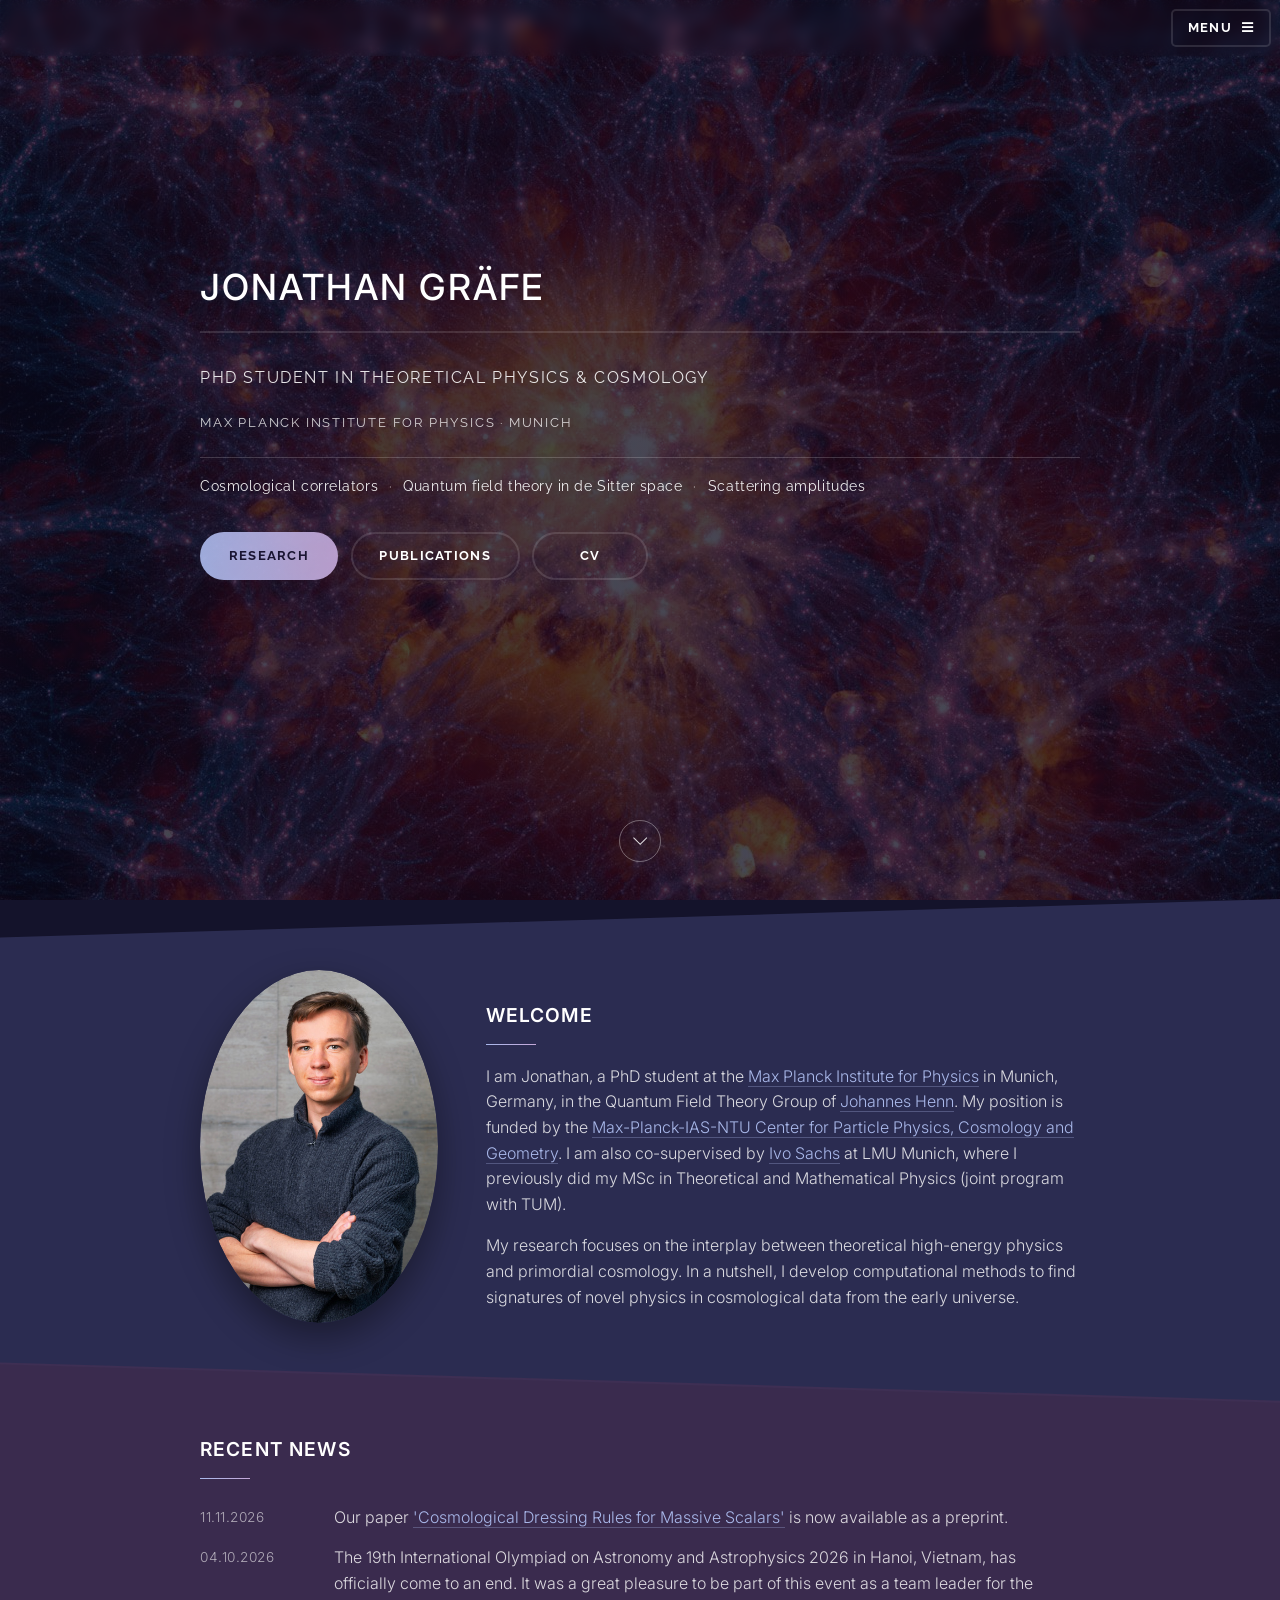
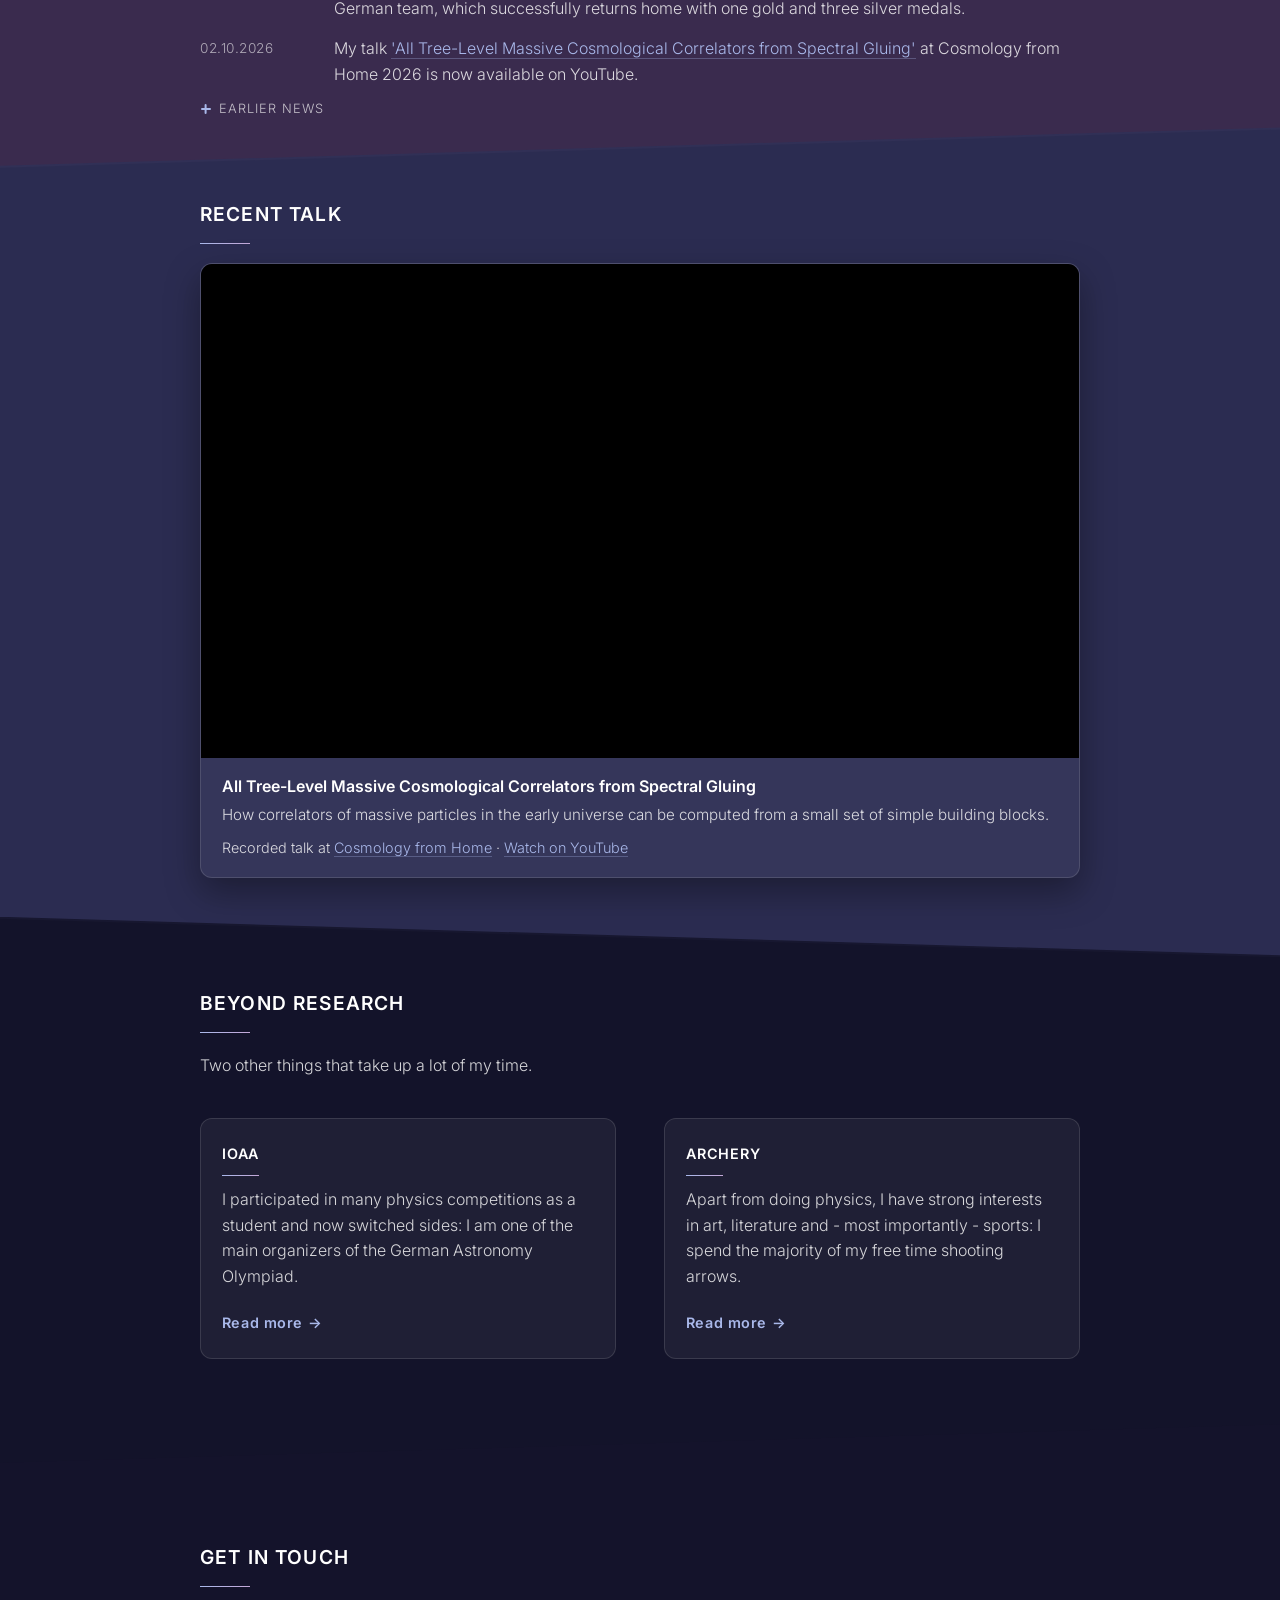
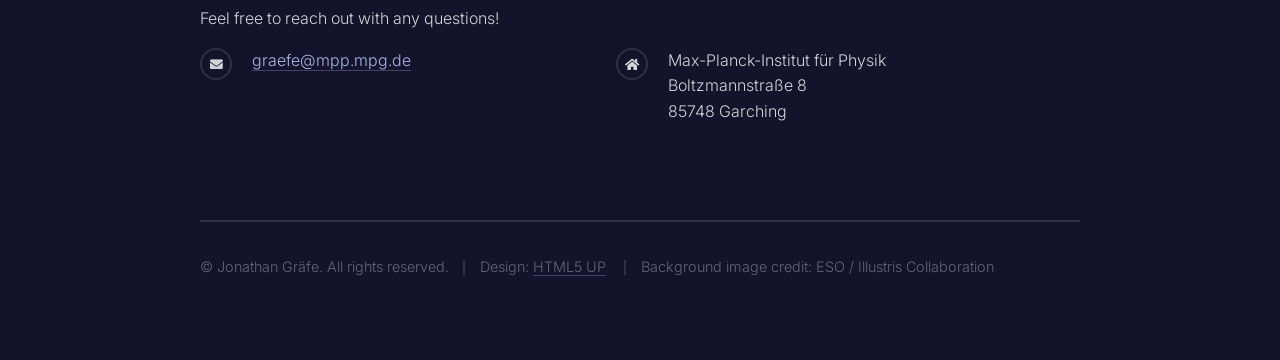
<file: index.html>
<!DOCTYPE HTML>
<!--
	Solid State by HTML5 UP
	html5up.net | @ajlkn
	Free for personal and commercial use under the CCA 3.0 license (html5up.net/license)
-->
<html>
	<head>
		<title>Jonathan Gräfe – Theoretical Physics &amp; Cosmology</title>
		<meta name="description" content="Jonathan Gräfe, PhD student in theoretical physics and cosmology at the Max Planck Institute for Physics in Munich: cosmological correlators, publications, talks and the German IOAA team." />
		<meta charset="utf-8" />
		<meta name="viewport" content="width=device-width, initial-scale=1, user-scalable=no" />
		<link rel="icon" href="favicon.svg" type="image/svg+xml" />
		<link rel="icon" href="favicon-32.png" sizes="32x32" type="image/png" />
		<link rel="icon" href="favicon.ico" sizes="any" />
		<link rel="apple-touch-icon" href="apple-touch-icon.png" />
		<meta name="theme-color" content="#14132b" />
		<link rel="stylesheet" href="assets/css/main.css" />
		<link rel="stylesheet" href="assets/css/custom.css?v=da5588e7" />
		<noscript><link rel="stylesheet" href="assets/css/noscript.css" /></noscript>
	</head>
	<body class="is-preload">

		<!-- Page Wrapper -->
			<div id="page-wrapper">

				<!-- Header -->
					<header id="header" class="alt">
						<h1><a href="index.html">Jonathan Gräfe</a></h1>
						<nav>
							<a href="#menu">Menu</a>
						</nav>
					</header>

				<!-- Menu -->
					<nav id="menu">
						<div class="inner">
							<h2>Menu</h2>
							<ul class="links">
								<li><a href="index.html">Home</a></li>
								<li><a href="research.html">Research</a></li>
								<li><a href="correlator-tool.html">Correlator Tool</a></li>
								<li><a href="publications.html">Publications</a></li>
								<li><a href="cv.html">CV</a></li>
								<li><a href="talks.html">Talks & Conferences</a></li>
								<li><a href="ioaa.html">IOAA</a></li>
								<li><a href="archery.html">Archery</a></li>
							</ul>
							<a href="#" class="close">Close</a>
						</div>
					</nav>

				<!-- Banner -->
					<section id="banner">
						<div class="inner">
							<h2>Jonathan Gräfe</h2>
							<p>PhD student in Theoretical Physics &amp; Cosmology</p>
							<p class="affiliation">Max Planck Institute for Physics &middot; Munich</p>
							<p class="keywords"><span>Cosmological correlators</span><span>Quantum field theory in de Sitter space</span><span>Scattering amplitudes</span></p>
							<ul class="actions">
								<li><a href="research.html" class="button primary">Research</a></li>
								<li><a href="publications.html" class="button">Publications</a></li>
								<li><a href="cv.html" class="button">CV</a></li>
							</ul>
						</div>
						<a href="#one" class="scroll-hint" aria-label="Scroll down"></a>
					</section>

				<!-- Wrapper -->
					<section id="wrapper">

						<!-- One -->
							<section id="one" class="wrapper spotlight style1">
								<div class="inner">
									<a href="#" class="image"><img src="images/IMG_0149.jpeg" alt="Portrait of Jonathan Gräfe" /></a>
									<div class="content">
										<h2 class="major">Welcome</h2>
										<p>I am Jonathan, a PhD student at the <a href="https://www.mpp.mpg.de/">Max Planck Institute for Physics</a> in Munich, Germany, in the Quantum Field Theory Group of <a href="https://www.mpp.mpg.de/ueber-uns/organisation/direktoren/prof-dr-johannes-henn">Johannes Henn</a>. My position is funded by the <a href="https://www.mpp.mpg.de/forschung/max-planck-center">Max-Planck-IAS-NTU Center for Particle Physics, Cosmology and Geometry</a>. I am also co-supervised by <a href="https://www.theorie.physik.uni-muenchen.de/cosmology/members/professors/sachs/index.html">Ivo Sachs</a> at LMU Munich, where I previously did my MSc in Theoretical and Mathematical Physics (joint program with TUM).</p>
										<p>My research focuses on the interplay between theoretical high-energy physics and primordial cosmology. In a nutshell, I develop computational methods to find signatures of novel physics in cosmological data from the early universe.</p>
									</div>
								</div>
							</section>

						<!-- Two -->
							<section id="two" class="wrapper alt spotlight style2">
								<div class="inner">

									<div class="content">
										<h2 class="major">Recent news</h2>
										<div class="news">
											<div class="entry news-entry">
												<div class="when">11.11.2026</div>
												<div class="what"><p>Our paper <a href="https://arxiv.org/abs/2611.15870">'Cosmological Dressing Rules for Massive Scalars'</a> is now available as a preprint.</p></div>
											</div>
											<div class="entry news-entry">
												<div class="when">04.10.2026</div>
												<div class="what"><p>The 19th International Olympiad on Astronomy and Astrophysics 2026 in Hanoi, Vietnam, has officially come to an end. It was a great pleasure to be part of this event as a team leader for the German team, which successfully returns home with one gold and three silver medals.</p></div>
											</div>
											<div class="entry news-entry">
												<div class="when">02.10.2026</div>
												<div class="what"><p>My talk <a href="https://www.youtube.com/watch?v=2R51nXhjTHA">'All Tree-Level Massive Cosmological Correlators from Spectral Gluing'</a> at Cosmology from Home 2026 is now available on YouTube.</p></div>
											</div>
										</div>
										<details class="earlier-news">
											<summary>Earlier news</summary>
											<div class="news">
												<div class="entry news-entry">
													<div class="when">18.08.2026</div>
													<div class="what"><p>Our paper <a href="https://arxiv.org/abs/2608.18073">'Analytic Continuation of Conformal Integrals in Momentum Space'</a> is now available as a preprint.</p></div>
												</div>
												<div class="entry news-entry">
													<div class="when">20.07.2026</div>
													<div class="what"><p>Our paper <a href="https://arxiv.org/abs/2607.18223">'All Tree-Level Massive Cosmological Correlators via Spectral Gluing'</a> is now available as a preprint.</p></div>
												</div>
												<div class="entry news-entry">
													<div class="when">08.07.2026</div>
													<div class="what"><p><a href="https://link.springer.com/article/10.1007/JHEP07(2026)074">'Split Representations and Bubble Resummation for Massive de Sitter Correlators'</a> is now officially published in JHEP.</p></div>
												</div>
												<div class="entry news-entry">
													<div class="when">10.02.2026</div>
													<div class="what"><p>Our paper <a href="https://arxiv.org/abs/2602.09977">'Split Representations and Bubble Resummation for Massive de Sitter Correlators'</a> is now available as a preprint.</p></div>
												</div>
											</div>
										</details>
									</div>
								</div>
							</section>

						<!-- Recent talk -->
							<section id="talk" class="wrapper spotlight style1">
								<div class="inner">
									<div class="content">
										<h2 class="major">Recent talk</h2>
										<div class="video-card">
											<div class="video-frame">
												<iframe src="https://www.youtube-nocookie.com/embed/2R51nXhjTHA?cc_load_policy=0&hl=en" title="Jonathan Gräfe – All Tree-Level Massive Cosmological Correlators from Spectral Gluing" loading="lazy" allow="accelerometer; clipboard-write; encrypted-media; gyroscope; picture-in-picture; web-share" referrerpolicy="strict-origin-when-cross-origin" allowfullscreen></iframe>
											</div>
											<div class="video-caption">
												<h4>All Tree-Level Massive Cosmological Correlators from Spectral Gluing</h4>
												<p class="summary">How correlators of massive particles in the early universe can be computed from a small set of simple building blocks.</p>
												<p>Recorded talk at <a href="https://www.youtube.com/@CosmologyFromHome">Cosmology from Home</a> &middot; <a href="https://www.youtube.com/watch?v=2R51nXhjTHA">Watch on YouTube</a></p>
											</div>
										</div>
									</div>
								</div>
							</section>

						<!-- Three -->
							<!-- To add an event: copy one of the <p data-end="..."> lines below and set the event's last day (YYYY-MM-DD).
							     Events disappear automatically after that day; the whole section hides when none are left. -->
							<section id="three" class="wrapper alt spotlight style3">
								<div class="inner">

									<div class="content">
										<h2 class="major">Upcoming Events</h2>
										<p data-end="2026-10-02">Cosmology from Home, online (21.09.-02.10.2026)</p>
										<p data-end="2026-10-05"><a href="ioaa.html">19th International Olympiad on Astronomy and Astrophysics</a>, Hanoi (25.09.-05.10.2026)</p>
									</div>
								</div>
							</section>

						<!-- Four -->
							<section id="four" class="wrapper style1">
								<div class="inner">
									<h2 class="major">Beyond research</h2>
									<p>Two other things that take up a lot of my time.</p>
									<section class="features">
										<article>

											<h3 class="major">IOAA</h3>
											<p>I participated in many physics competitions as a student and now switched sides: I am one of the main organizers of the German Astronomy Olympiad.</p>
											<a href="ioaa.html" class="card-link" aria-label="Read more about the IOAA">Read more &rarr;</a>
										</article>
										<article>

											<h3 class="major">Archery</h3>
											<p>Apart from doing physics, I have strong interests in art, literature and - most importantly - sports: I spend the majority of my free time shooting arrows. </p>
											<a href="archery.html" class="card-link" aria-label="Read more about archery">Read more &rarr;</a>
										</article>
									</section>

								</div>
							</section>

					</section>

				<!-- Footer -->
					<section id="footer">
						<div class="inner">
							<h2 class="major">Get in touch</h2>
							<p>Feel free to reach out with any questions!</p>
							<ul class="contact">
								<li class="icon solid fa-envelope">
								 <p><a href="mailto:graefe@mpp.mpg.de">graefe@mpp.mpg.de</a></p>
								</li>
							</ul>
							<ul class="contact">
								<li class="icon solid fa-home">
									Max-Planck-Institut für Physik<br />
									Boltzmannstraße 8<br />
									85748 Garching
								</li>
								<!--<li class="icon brands fa-instagram"><a href="#">instagram.com/untitled-tld</a></li>-->
							</ul>
							<ul class="copyright">
								<li>&copy; Jonathan Gräfe. All rights reserved.</li><li>Design: <a href="http://html5up.net">HTML5 UP</a></li>
								<li>Background image credit: ESO / Illustris Collaboration </li>
							</ul>
						</div>
					</section>

			</div>

		<!-- Scripts -->
			<script src="assets/js/jquery.min.js"></script>
			<script src="assets/js/jquery.scrollex.min.js"></script>
			<script src="assets/js/browser.min.js"></script>
			<script src="assets/js/breakpoints.min.js"></script>
			<script src="assets/js/util.js"></script>
			<script src="assets/js/main.js"></script>
			<script src="assets/js/motion.js?v=3"></script>
			<script src="assets/js/details.js?v=3"></script>
		<script>
			/* Hide past events; hide the whole section when none are left. */
			(function () {
				var section = document.getElementById('three');
				if (!section) return;
				var d = new Date(), today = d.getFullYear() + '-' + ('0' + (d.getMonth() + 1)).slice(-2) + '-' + ('0' + d.getDate()).slice(-2);
				var events = section.querySelectorAll('p[data-end]'), remaining = 0;
				Array.prototype.forEach.call(events, function (p) {
					if (p.getAttribute('data-end') < today) p.style.display = 'none'; else remaining++;
				});
				if (events.length && !remaining) {
					section.style.display = 'none';
					/* keep the diagonal edges alternating */
					var next = document.getElementById('four');
					if (next) next.classList.add('alt');
				}
			})();
		</script>

	</body>
</html>
</file>
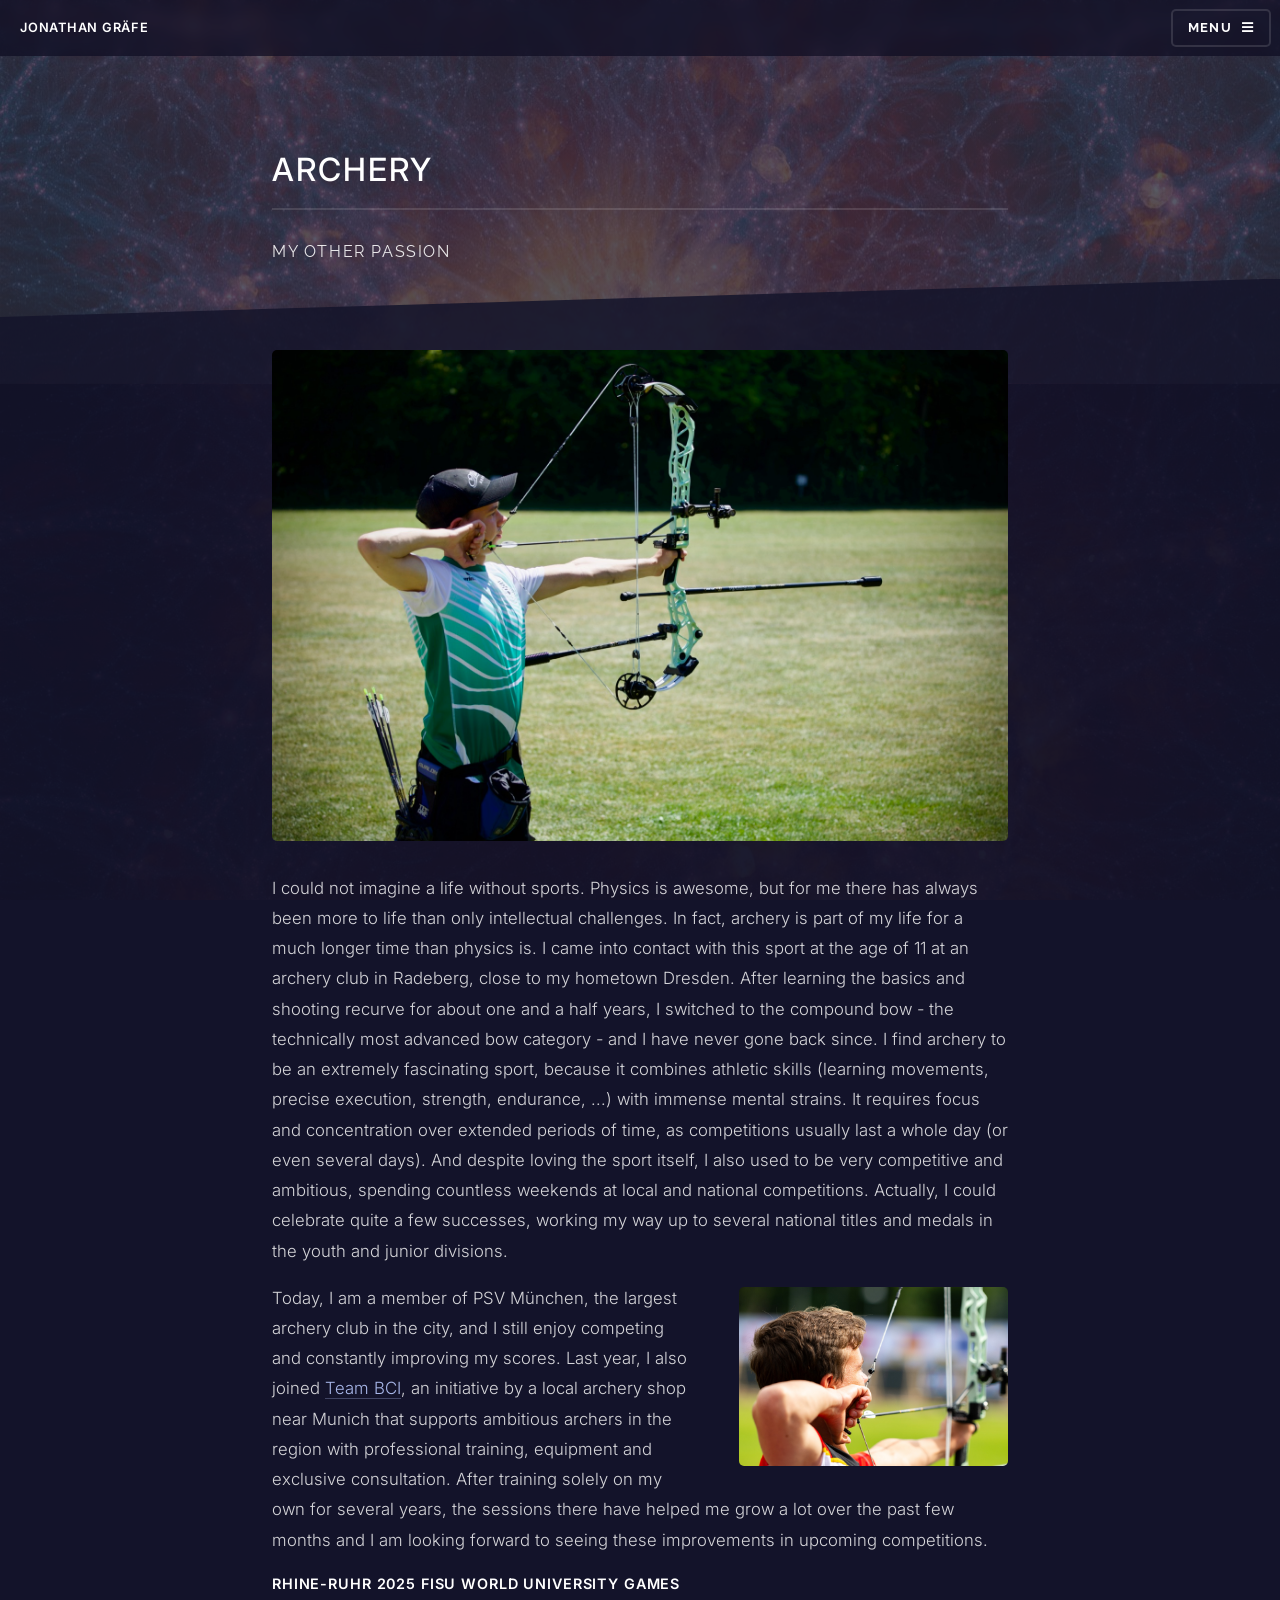
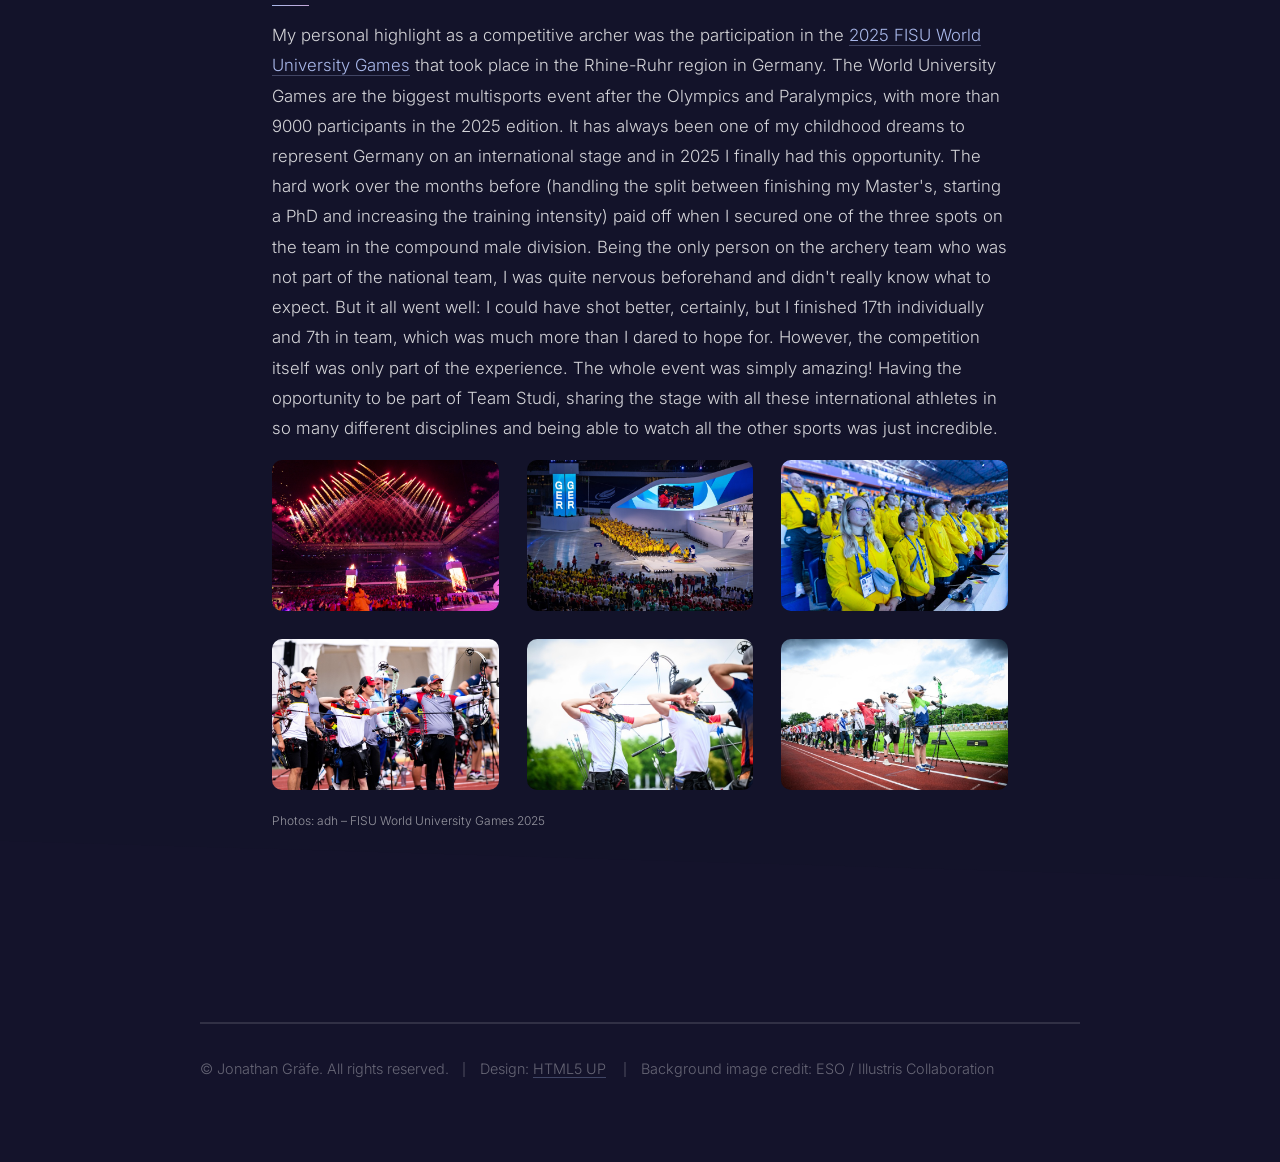
<file: archery.html>
<!DOCTYPE HTML>
<!--
	Solid State by HTML5 UP
	html5up.net | @ajlkn
	Free for personal and commercial use under the CCA 3.0 license (html5up.net/license)
-->
<html>
	<head>
    <title>Archery</title>
		<meta charset="utf-8" />
		<meta name="viewport" content="width=device-width, initial-scale=1, user-scalable=no" />
		<link rel="icon" href="favicon.svg" type="image/svg+xml" />
		<link rel="icon" href="favicon-32.png" sizes="32x32" type="image/png" />
		<link rel="icon" href="favicon.ico" sizes="any" />
		<link rel="apple-touch-icon" href="apple-touch-icon.png" />
		<meta name="theme-color" content="#14132b" />
		<link rel="stylesheet" href="assets/css/main.css" />
		<link rel="stylesheet" href="assets/css/custom.css?v=da5588e7" />
		<noscript><link rel="stylesheet" href="assets/css/noscript.css" /></noscript>
	</head>
	<body class="is-preload">

		<!-- Page Wrapper -->
			<div id="page-wrapper">

				<!-- Header -->
					<header id="header">
            <h1><a href="index.html">Jonathan Gräfe</a></h1>
						<nav>
							<a href="#menu">Menu</a>
						</nav>
					</header>

				<!-- Menu -->
        <nav id="menu">
          <div class="inner">
            <h2>Menu</h2>
            <ul class="links">
              <li><a href="index.html">Home</a></li>
              <li><a href="research.html">Research</a></li>
              <li><a href="correlator-tool.html">Correlator Tool</a></li>
              <li><a href="publications.html">Publications</a></li>
              <li><a href="cv.html">CV</a></li>
              <li><a href="talks.html">Talks & Conferences</a></li>
              <li><a href="ioaa.html">IOAA</a></li>
              <li><a href="archery.html">Archery</a></li>
            </ul>
            <a href="#" class="close">Close</a>
          </div>
        </nav>

				<!-- Wrapper -->
					<section id="wrapper">
						<header>
							<div class="inner">
                <h2>Archery</h2>
                <p>My other passion</p>
							</div>
						</header>

						<!-- Content -->
							<div class="wrapper">
								<div class="inner">

									<section class="prose-flow">
										<div class="box alt">
											<div class="row gtr-uniform">
                        <div class="col-12"><a class="image fit gallery-item" href="images/gallery/archery-header.jpg"><img src="images/gallery/archery-header.jpg" alt="Archer at full draw with a compound bow" /></a></div>
											</div>
										</div>
                    <p>I could not imagine a life without sports. Physics is awesome, but for me there has always been more to life than only intellectual challenges. In fact, archery is part of my life for a much longer time than physics is. I came into contact with this sport at the age of 11 at an archery club in Radeberg, close to my hometown Dresden. After learning the basics and shooting recurve for about one and a half years, I switched to the compound bow - the technically most advanced bow category - and I have never gone back since. I find archery to be an extremely fascinating sport, because it combines athletic skills (learning movements, precise execution, strength, endurance, ...) with immense mental strains. It requires focus and concentration over extended periods of time, as competitions usually last a whole day (or even several days). And despite loving the sport itself, I also used to be very competitive and ambitious, spending countless weekends at local and national competitions. Actually, I could celebrate quite a few successes, working my way up to several national titles and medals in the youth and junior divisions. </p>
                    <p><a class="image right gallery-item" href="images/gallery/archery-closeup.jpg"><img src="images/gallery/archery-closeup.jpg" alt="Close-up of an archer aiming" /></a>Today, I am a member of PSV München, the largest archery club in the city, and I still enjoy competing and constantly improving my scores. Last year, I also joined <a href="https://bci-bogensport.de/">Team BCI</a>, an initiative by a local archery shop near Munich that supports ambitious archers in the region with professional training, equipment and exclusive consultation. After training solely on my own for several years, the sessions there have helped me grow a lot over the past few months and I am looking forward to seeing these improvements in upcoming competitions.</p>
                    <h3 class="major">Rhine-Ruhr 2025 FISU World University Games</h3>
                    <p>My personal highlight as a competitive archer was the participation in the <a href="https://rhineruhr2025.com/en">2025 FISU World University Games</a> that took place in the Rhine-Ruhr region in Germany. The World University Games are the biggest multisports event after the Olympics and Paralympics, with more than 9000 participants in the 2025 edition. It has always been one of my childhood dreams to represent Germany on an international stage and in 2025 I finally had this opportunity. The hard work over the months before (handling the split between finishing my Master's, starting a PhD and increasing the training intensity) paid off when I secured one of the three spots on the team in the compound male division. Being the only person on the archery team who was not part of the national team, I was quite nervous beforehand and didn't really know what to expect. But it all went well: I could have shot better, certainly, but I finished 17th individually and 7th in team, which was much more than I dared to hope for. However, the competition itself was only part of the experience. The whole event was simply amazing! Having the opportunity to be part of Team Studi, sharing the stage with all these international athletes in so many different disciplines and being able to watch all the other sports was just incredible. </p>

                    <div class="box alt gallery">
											<div class="row gtr-uniform">
                        <div class="col-4"><a class="image fit gallery-item" href="images/gallery/Opening-326.jpg" data-caption="Opening ceremony of the 2025 FISU World University Games"><img src="images/gallery/thumbs/Opening-326.jpg" alt="Opening ceremony of the 2025 FISU World University Games" loading="lazy" /></a></div>
												<div class="col-4"><a class="image fit gallery-item" href="images/gallery/250716_RR25_OpeningCeremony_Duisburg_mm_0433.jpg" data-caption="Opening ceremony in Duisburg"><img src="images/gallery/thumbs/250716_RR25_OpeningCeremony_Duisburg_mm_0433.jpg" alt="Opening ceremony in Duisburg" loading="lazy" /></a></div>
                        <div class="col-4"><a class="image fit gallery-item" href="images/gallery/Opening-316.jpg" data-caption="Athletes at the opening ceremony"><img src="images/gallery/thumbs/Opening-316.jpg" alt="Athletes at the opening ceremony" loading="lazy" /></a></div>
												<div class="col-4"><a class="image fit gallery-item" href="images/gallery/Bogenschießen-JPW-1820.jpg" data-caption="Archery competition at the World University Games"><img src="images/gallery/thumbs/Bogenschießen-JPW-1820.jpg" alt="Archery competition at the World University Games" loading="lazy" /></a></div>
                        <div class="col-4"><a class="image fit gallery-item" href="images/gallery/250722_RR25_Archery_CKU_1954.jpg" data-caption="Archers shooting at the World University Games"><img src="images/gallery/thumbs/250722_RR25_Archery_CKU_1954.jpg" alt="Archers shooting at the World University Games" loading="lazy" /></a></div>
                        <div class="col-4"><a class="image fit gallery-item" href="images/gallery/250722_RR25_Archery_CKU_1962.jpg" data-caption="Archery competition at the World University Games"><img src="images/gallery/thumbs/250722_RR25_Archery_CKU_1962.jpg" alt="Archery competition at the World University Games" loading="lazy" /></a></div>
											</div>
										</div>
										<p class="photo-credit">Photos: adh &ndash; FISU World University Games 2025</p>
									</section>

								</div>
							</div>

					</section>

				<!-- Footer -->
					<section id="footer">
						<div class="inner">
							<ul class="copyright">
                <li>&copy; Jonathan Gräfe. All rights reserved.</li><li>Design: <a href="http://html5up.net">HTML5 UP</a></li>
								<li>Background image credit: ESO / Illustris Collaboration </li>
							</ul>
						</div>
					</section>

			</div>

		<!-- Scripts -->
			<script src="assets/js/jquery.min.js"></script>
			<script src="assets/js/jquery.scrollex.min.js"></script>
			<script src="assets/js/browser.min.js"></script>
			<script src="assets/js/breakpoints.min.js"></script>
			<script src="assets/js/util.js"></script>
			<script src="assets/js/main.js"></script>
			<script src="assets/js/motion.js?v=3"></script>
			<script src="assets/js/gallery.js?v=3"></script>

	</body>
</html>
</file>
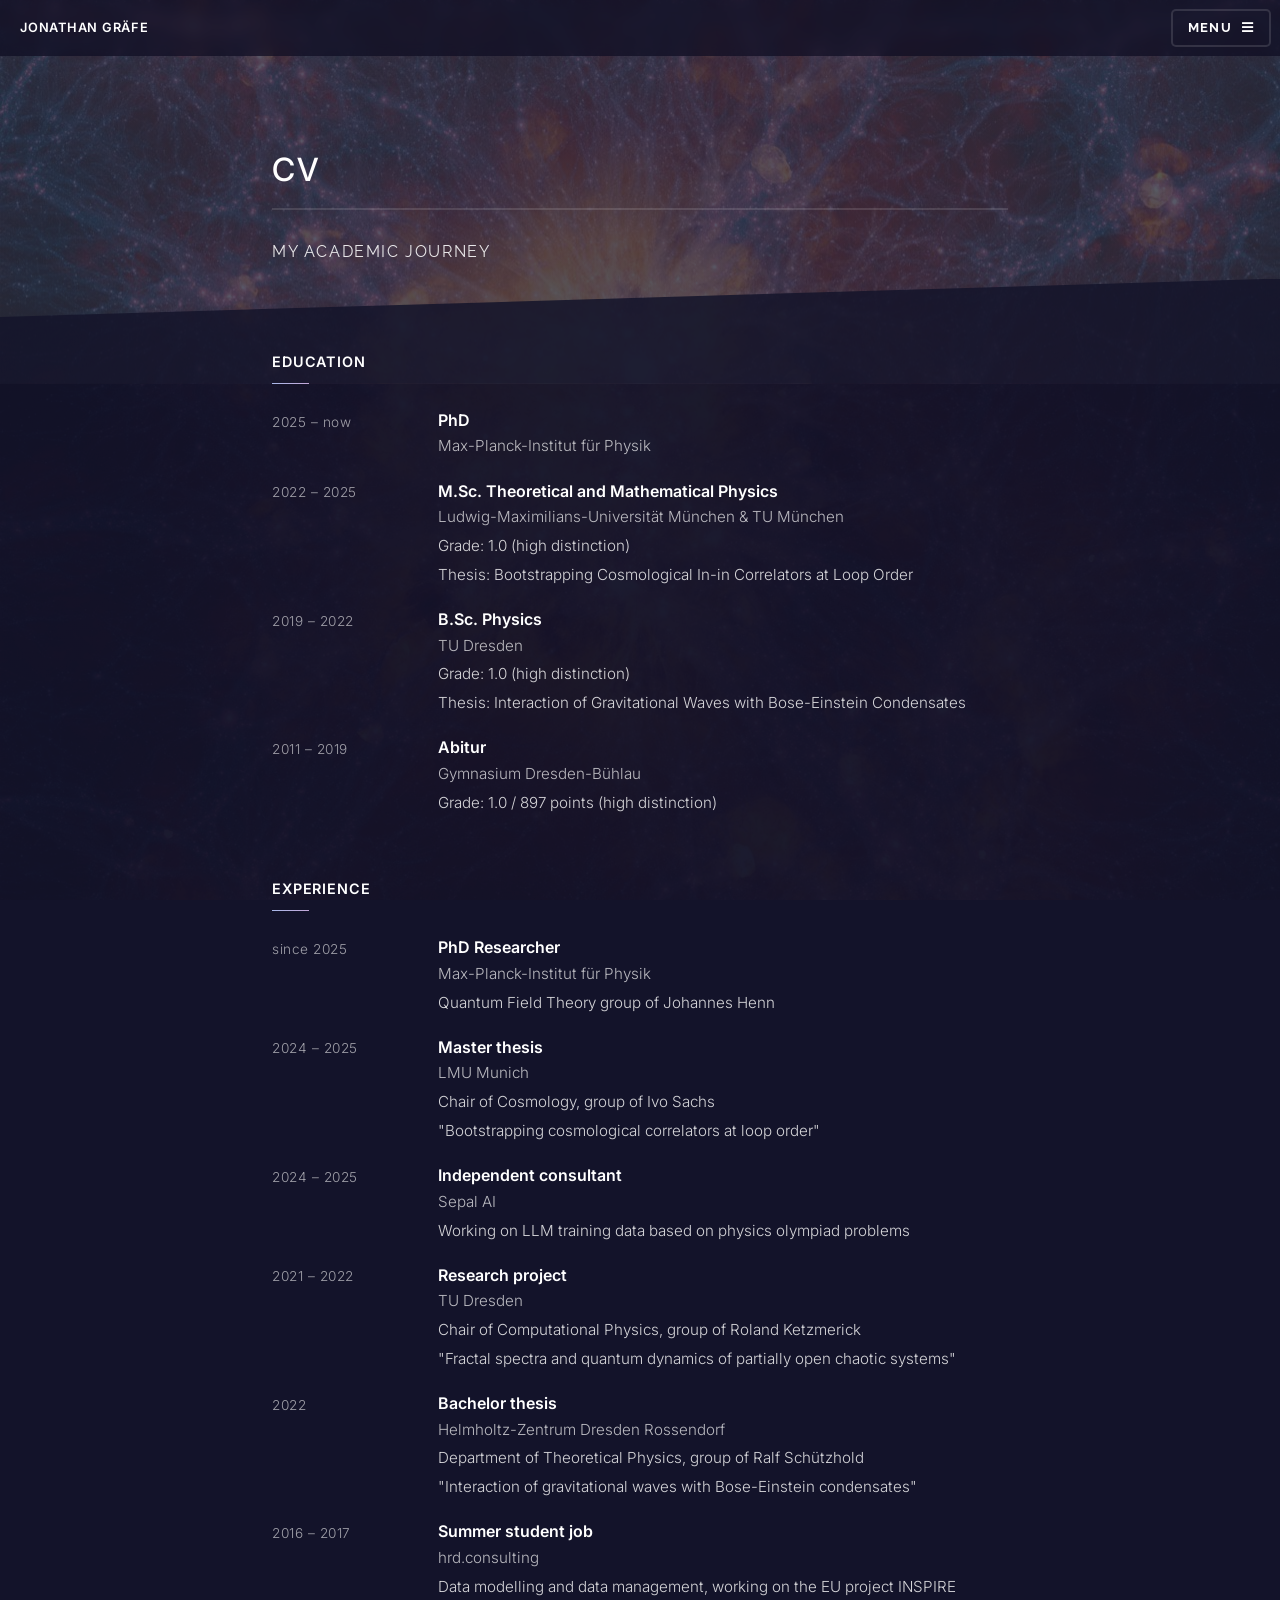
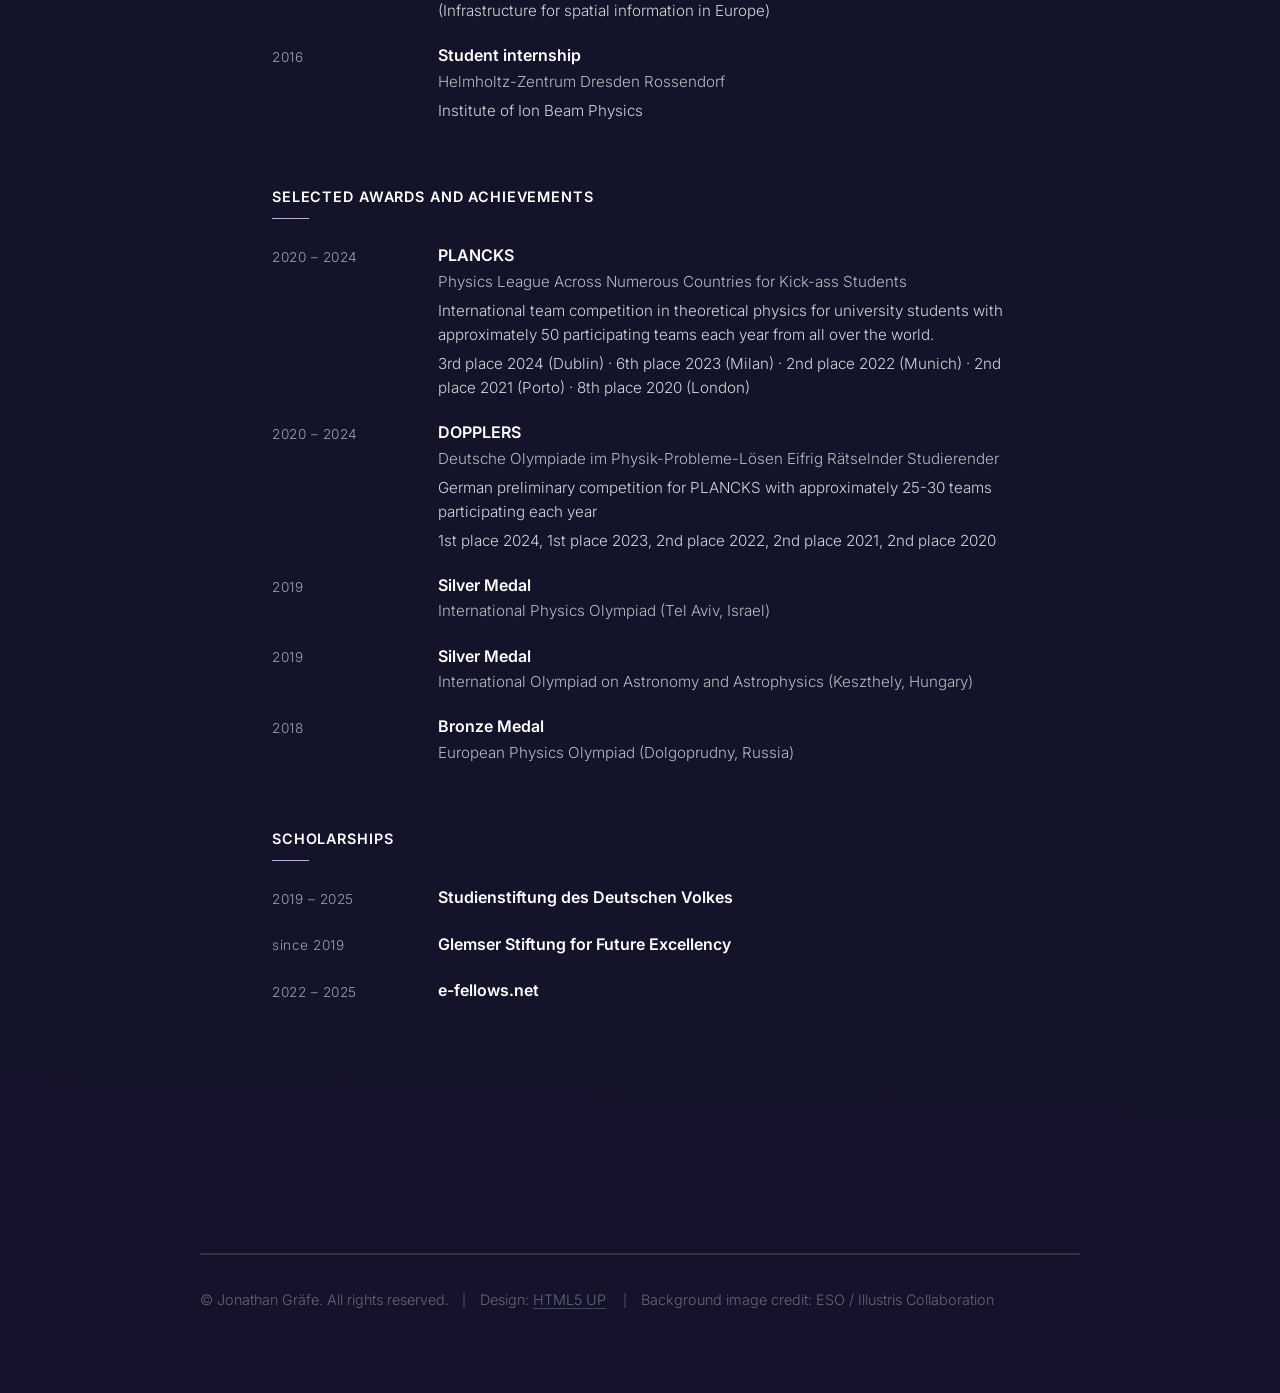
<file: cv.html>
<!DOCTYPE HTML>
<!--
	Solid State by HTML5 UP
	html5up.net | @ajlkn
	Free for personal and commercial use under the CCA 3.0 license (html5up.net/license)
-->
<html>
	<head>
    <title>Publications</title>
		<meta charset="utf-8" />
		<meta name="viewport" content="width=device-width, initial-scale=1, user-scalable=no" />
		<link rel="icon" href="favicon.svg" type="image/svg+xml" />
		<link rel="icon" href="favicon-32.png" sizes="32x32" type="image/png" />
		<link rel="icon" href="favicon.ico" sizes="any" />
		<link rel="apple-touch-icon" href="apple-touch-icon.png" />
		<meta name="theme-color" content="#14132b" />
		<link rel="stylesheet" href="assets/css/main.css" />
		<link rel="stylesheet" href="assets/css/custom.css?v=da5588e7" />
		<noscript><link rel="stylesheet" href="assets/css/noscript.css" /></noscript>
	</head>
	<body class="is-preload">

		<!-- Page Wrapper -->
			<div id="page-wrapper">

				<!-- Header -->
					<header id="header">
            <h1><a href="index.html">Jonathan Gräfe</a></h1>
						<nav>
							<a href="#menu">Menu</a>
						</nav>
					</header>

				<!-- Menu -->
				<nav id="menu">
					<div class="inner">
						<h2>Menu</h2>
						<ul class="links">
							<li><a href="index.html">Home</a></li>
							<li><a href="research.html">Research</a></li>
							<li><a href="correlator-tool.html">Correlator Tool</a></li>
							<li><a href="publications.html">Publications</a></li>
							<li><a href="cv.html">CV</a></li>
							<li><a href="talks.html">Talks & Conferences</a></li>
							<li><a href="ioaa.html">IOAA</a></li>
							<li><a href="archery.html">Archery</a></li>
						</ul>
						<a href="#" class="close">Close</a>
					</div>
				</nav>

				<!-- Wrapper -->
					<section id="wrapper">
						<header>
							<div class="inner">
                <h2>CV</h2>
                <p>My academic journey</p>
							</div>
						</header>

						<!-- Content -->
							<div class="wrapper">
								<div class="inner">

                  <article class="prose wide">
<h3 class="major">Education</h3>
<div class="timeline">
	<div class="entry">
		<div class="when">2025 – now</div>
		<div class="what">
			<h4>PhD</h4>
			<p class="where">Max-Planck-Institut für Physik</p>
		</div>
	</div>
	<div class="entry">
		<div class="when">2022 – 2025</div>
		<div class="what">
			<h4>M.Sc. Theoretical and Mathematical Physics</h4>
			<p class="where">Ludwig-Maximilians-Universität München &amp; TU München</p>
			<p>Grade: 1.0 (high distinction)</p>
			<p>Thesis: Bootstrapping Cosmological In-in Correlators at Loop Order</p>
		</div>
	</div>
	<div class="entry">
		<div class="when">2019 – 2022</div>
		<div class="what">
			<h4>B.Sc. Physics</h4>
			<p class="where">TU Dresden</p>
			<p>Grade: 1.0 (high distinction)</p>
			<p>Thesis: Interaction of Gravitational Waves with Bose-Einstein Condensates</p>
		</div>
	</div>
	<div class="entry">
		<div class="when">2011 – 2019</div>
		<div class="what">
			<h4>Abitur</h4>
			<p class="where">Gymnasium Dresden-Bühlau</p>
			<p>Grade: 1.0 / 897 points (high distinction)</p>
		</div>
	</div>
</div>
<h3 class="major">Experience</h3>
<div class="timeline">
	<div class="entry">
		<div class="when">since 2025</div>
		<div class="what">
			<h4>PhD Researcher</h4>
			<p class="where">Max-Planck-Institut für Physik</p>
			<p>Quantum Field Theory group of Johannes Henn</p>
		</div>
	</div>
	<div class="entry">
		<div class="when">2024 – 2025</div>
		<div class="what">
			<h4>Master thesis</h4>
			<p class="where">LMU Munich</p>
			<p>Chair of Cosmology, group of Ivo Sachs</p>
			<p>&quot;Bootstrapping cosmological correlators at loop order&quot;</p>
		</div>
	</div>
	<div class="entry">
		<div class="when">2024 – 2025</div>
		<div class="what">
			<h4>Independent consultant</h4>
			<p class="where">Sepal AI</p>
			<p>Working on LLM training data based on physics olympiad problems</p>
		</div>
	</div>
	<div class="entry">
		<div class="when">2021 – 2022</div>
		<div class="what">
			<h4>Research project</h4>
			<p class="where">TU Dresden</p>
			<p>Chair of Computational Physics, group of Roland Ketzmerick</p>
			<p>&quot;Fractal spectra and quantum dynamics of partially open chaotic systems&quot;</p>
		</div>
	</div>
	<div class="entry">
		<div class="when">2022</div>
		<div class="what">
			<h4>Bachelor thesis</h4>
			<p class="where">Helmholtz-Zentrum Dresden Rossendorf</p>
			<p>Department of Theoretical Physics, group of Ralf Schützhold</p>
			<p>&quot;Interaction of gravitational waves with Bose-Einstein condensates&quot;</p>
		</div>
	</div>
	<div class="entry">
		<div class="when">2016 – 2017</div>
		<div class="what">
			<h4>Summer student job</h4>
			<p class="where">hrd.consulting</p>
			<p>Data modelling and data management, working on the EU project INSPIRE (Infrastructure for spatial information in Europe)</p>
		</div>
	</div>
	<div class="entry">
		<div class="when">2016</div>
		<div class="what">
			<h4>Student internship</h4>
			<p class="where">Helmholtz-Zentrum Dresden Rossendorf</p>
			<p>Institute of Ion Beam Physics</p>
		</div>
	</div>
</div>
<h3 class="major">Selected Awards and Achievements</h3>
<div class="timeline">
	<div class="entry">
		<div class="when">2020 – 2024</div>
		<div class="what">
			<h4>PLANCKS</h4>
			<p class="where">Physics League Across Numerous Countries for Kick-ass Students</p>
			<p>International team competition in theoretical physics for university students with approximately 50 participating teams each year from all over the world.</p>
			<p>3rd place 2024 (Dublin) · 6th place 2023 (Milan) · 2nd place 2022 (Munich) · 2nd place 2021 (Porto) · 8th place 2020 (London)</p>
		</div>
	</div>
	<div class="entry">
		<div class="when">2020 – 2024</div>
		<div class="what">
			<h4>DOPPLERS</h4>
			<p class="where">Deutsche Olympiade im Physik-Probleme-Lösen Eifrig Rätselnder Studierender</p>
			<p>German preliminary competition for PLANCKS with approximately 25-30 teams participating each year</p>
			<p>1st place 2024, 1st place 2023, 2nd place 2022, 2nd place 2021, 2nd place 2020</p>
		</div>
	</div>
	<div class="entry">
		<div class="when">2019</div>
		<div class="what">
			<h4>Silver Medal</h4>
			<p class="where">International Physics Olympiad (Tel Aviv, Israel)</p>
		</div>
	</div>
	<div class="entry">
		<div class="when">2019</div>
		<div class="what">
			<h4>Silver Medal</h4>
			<p class="where">International Olympiad on Astronomy and Astrophysics (Keszthely, Hungary)</p>
		</div>
	</div>
	<div class="entry">
		<div class="when">2018</div>
		<div class="what">
			<h4>Bronze Medal</h4>
			<p class="where">European Physics Olympiad (Dolgoprudny, Russia)</p>
		</div>
	</div>
</div>
<h3 class="major">Scholarships</h3>
<div class="timeline">
	<div class="entry">
		<div class="when">2019 – 2025</div>
		<div class="what">
			<h4>Studienstiftung des Deutschen Volkes</h4>
		</div>
	</div>
	<div class="entry">
		<div class="when">since 2019</div>
		<div class="what">
			<h4>Glemser Stiftung for Future Excellency</h4>
		</div>
	</div>
	<div class="entry">
		<div class="when">2022 – 2025</div>
		<div class="what">
			<h4>e-fellows.net</h4>
		</div>
	</div>
</div>
</article>
								</div>
							</div>

					</section>

				<!-- Footer -->
					<section id="footer">
						<div class="inner">
							<ul class="copyright">
								<li>&copy; Jonathan Gräfe. All rights reserved.</li><li>Design: <a href="http://html5up.net">HTML5 UP</a></li>
								<li>Background image credit: ESO / Illustris Collaboration </li>
							</ul>
						</div>
					</section>

			</div>

		<!-- Scripts -->
			<script src="assets/js/jquery.min.js"></script>
			<script src="assets/js/jquery.scrollex.min.js"></script>
			<script src="assets/js/browser.min.js"></script>
			<script src="assets/js/breakpoints.min.js"></script>
			<script src="assets/js/util.js"></script>
			<script src="assets/js/main.js"></script>
			<script src="assets/js/motion.js?v=3"></script>

	</body>
</html>
</file>
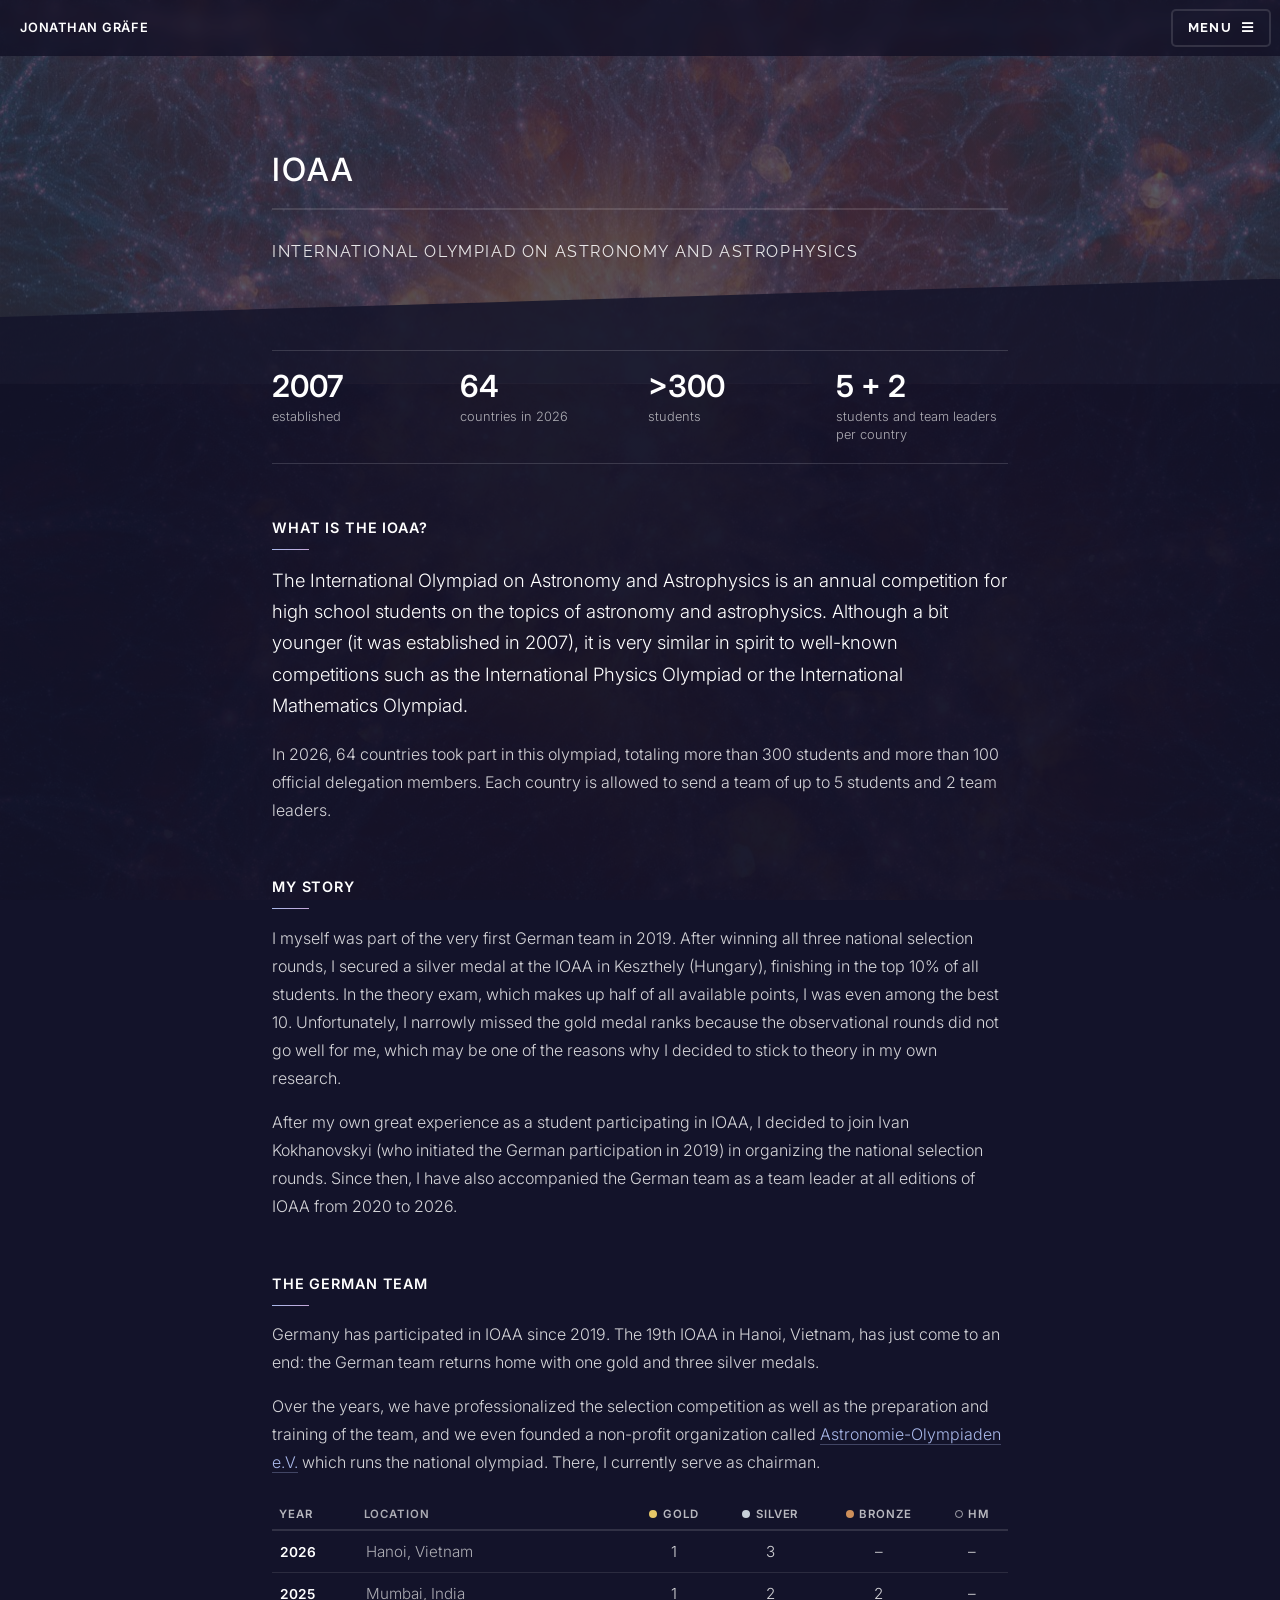
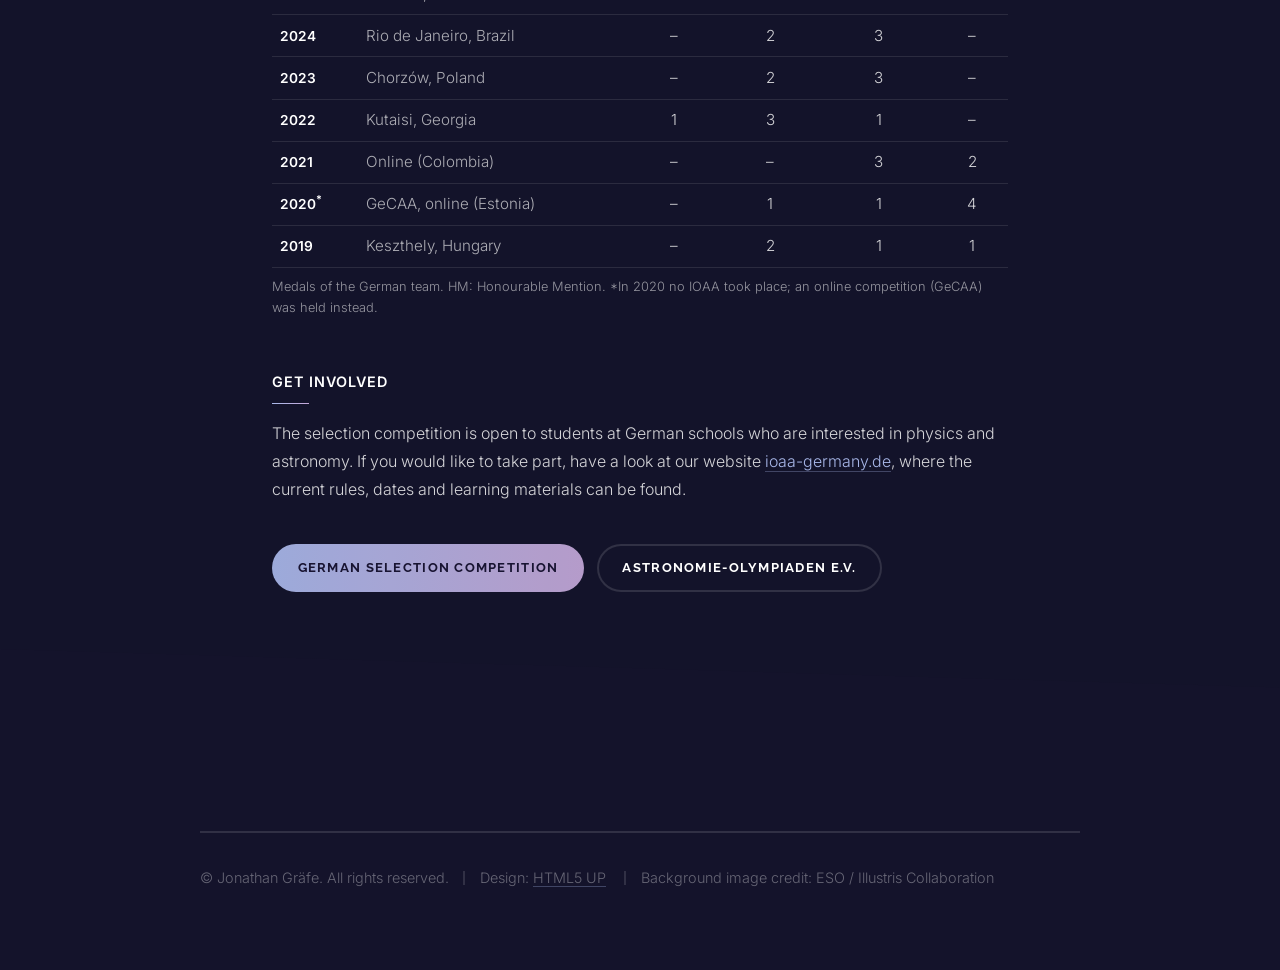
<file: ioaa.html>
<!DOCTYPE HTML>
<!--
	Solid State by HTML5 UP
	html5up.net | @ajlkn
	Free for personal and commercial use under the CCA 3.0 license (html5up.net/license)
-->
<html>
	<head>
    <title>IOAA</title>
		<meta charset="utf-8" />
		<meta name="viewport" content="width=device-width, initial-scale=1, user-scalable=no" />
		<link rel="icon" href="favicon.svg" type="image/svg+xml" />
		<link rel="icon" href="favicon-32.png" sizes="32x32" type="image/png" />
		<link rel="icon" href="favicon.ico" sizes="any" />
		<link rel="apple-touch-icon" href="apple-touch-icon.png" />
		<meta name="theme-color" content="#14132b" />
		<link rel="stylesheet" href="assets/css/main.css" />
		<link rel="stylesheet" href="assets/css/custom.css?v=da5588e7" />
		<noscript><link rel="stylesheet" href="assets/css/noscript.css" /></noscript>
	</head>
	<body class="is-preload">

		<!-- Page Wrapper -->
			<div id="page-wrapper">

				<!-- Header -->
					<header id="header">
            <h1><a href="index.html">Jonathan Gräfe</a></h1>
						<nav>
							<a href="#menu">Menu</a>
						</nav>
					</header>

				<!-- Menu -->
				<nav id="menu">
					<div class="inner">
						<h2>Menu</h2>
						<ul class="links">
							<li><a href="index.html">Home</a></li>
							<li><a href="research.html">Research</a></li>
							<li><a href="correlator-tool.html">Correlator Tool</a></li>
							<li><a href="publications.html">Publications</a></li>
							<li><a href="cv.html">CV</a></li>
							<li><a href="talks.html">Talks & Conferences</a></li>
							<li><a href="ioaa.html">IOAA</a></li>
							<li><a href="archery.html">Archery</a></li>
						</ul>
						<a href="#" class="close">Close</a>
					</div>
				</nav>

				<!-- Wrapper -->
					<section id="wrapper">
						<header>
							<div class="inner">
                <h2>IOAA</h2>
                <p>International Olympiad on Astronomy and Astrophysics</p>
							</div>
						</header>

						<!-- Content -->
							<div class="wrapper">
								<div class="inner">

                  <article class="prose">
<div class="facts">
	<div class="fact"><span class="num">2007</span><span class="cap">established</span></div>
	<div class="fact"><span class="num">64</span><span class="cap">countries in 2026</span></div>
	<div class="fact"><span class="num">&gt;300</span><span class="cap">students</span></div>
	<div class="fact"><span class="num">5 + 2</span><span class="cap">students and team leaders per country</span></div>
</div>

<h3 class="major">What is the IOAA?</h3>
<p class="lead">The International Olympiad on Astronomy and Astrophysics is an annual competition for high school students on the topics of astronomy and astrophysics. Although a bit younger (it was established in 2007), it is very similar in spirit to well-known competitions such as the International Physics Olympiad or the International Mathematics Olympiad. </p>
<p>In 2026, 64 countries took part in this olympiad, totaling more than 300 students and more than 100 official delegation members. Each country is allowed to send a team of up to 5 students and 2 team leaders. </p>

<h3 class="major">My story</h3>
<p>I myself was part of the very first German team in 2019. After winning all three national selection rounds, I secured a silver medal at the IOAA in Keszthely (Hungary), finishing in the top 10% of all students. In the theory exam, which makes up half of all available points, I was even among the best 10. Unfortunately, I narrowly missed the gold medal ranks because the observational rounds did not go well for me, which may be one of the reasons why I decided to stick to theory in my own research.</p>
<p>After my own great experience as a student participating in IOAA, I decided to join Ivan Kokhanovskyi (who initiated the German participation in 2019) in organizing the national selection rounds. Since then, I have also accompanied the German team as a team leader at all editions of IOAA from 2020 to 2026.</p>

<h3 class="major">The German team</h3>
<p>Germany has participated in IOAA since 2019. The 19th IOAA in Hanoi, Vietnam, has just come to an end: the German team returns home with one gold and three silver medals.</p>
<p>Over the years, we have professionalized the selection competition as well as the preparation and training of the team, and we even founded a non-profit organization called <a href="https://astronomie-olympiaden.de/">Astronomie-Olympiaden e.V.</a> which runs the national olympiad. There, I currently serve as chairman.</p>
<div class="table-wrap">
<table class="results">
	<thead>
		<tr><th scope="col">Year</th><th scope="col" class="place">Location</th><th scope="col"><span class="medal gold"></span>Gold</th><th scope="col"><span class="medal silver"></span>Silver</th><th scope="col"><span class="medal bronze"></span>Bronze</th><th scope="col"><span class="medal hm"></span>HM</th></tr>
	</thead>
	<tbody>
				<tr><th scope="row">2026</th><td class="place">Hanoi, Vietnam</td><td>1</td><td>3</td><td>&ndash;</td><td>&ndash;</td></tr>
				<tr><th scope="row">2025</th><td class="place">Mumbai, India</td><td>1</td><td>2</td><td>2</td><td>&ndash;</td></tr>
				<tr><th scope="row">2024</th><td class="place">Rio de Janeiro, Brazil</td><td>&ndash;</td><td>2</td><td>3</td><td>&ndash;</td></tr>
				<tr><th scope="row">2023</th><td class="place">Chorz&oacute;w, Poland</td><td>&ndash;</td><td>2</td><td>3</td><td>&ndash;</td></tr>
				<tr><th scope="row">2022</th><td class="place">Kutaisi, Georgia</td><td>1</td><td>3</td><td>1</td><td>&ndash;</td></tr>
				<tr><th scope="row">2021</th><td class="place">Online (Colombia)</td><td>&ndash;</td><td>&ndash;</td><td>3</td><td>2</td></tr>
				<tr><th scope="row">2020<sup>*</sup></th><td class="place">GeCAA, online (Estonia)</td><td>&ndash;</td><td>1</td><td>1</td><td>4</td></tr>
				<tr><th scope="row">2019</th><td class="place">Keszthely, Hungary</td><td>&ndash;</td><td>2</td><td>1</td><td>1</td></tr>
	</tbody>
</table>
</div>
<p class="table-note">Medals of the German team. HM: Honourable Mention. *In 2020 no IOAA took place; an online competition (GeCAA) was held instead.</p>

<h3 class="major">Get involved</h3>
<p>The selection competition is open to students at German schools who are interested in physics and astronomy. If you would like to take part, have a look at our website <a href="https://ioaa-germany.de/">ioaa-germany.de</a>, where the current rules, dates and learning materials can be found.</p>
<ul class="actions page-links">
	<li><a href="https://ioaa-germany.de/" class="button primary">German selection competition</a></li>
	<li><a href="https://astronomie-olympiaden.de/" class="button">Astronomie-Olympiaden e.V.</a></li>
</ul>
</article>
								</div>
							</div>

					</section>

				<!-- Footer -->
					<section id="footer">
						<div class="inner">
							<ul class="copyright">
								<li>&copy; Jonathan Gräfe. All rights reserved.</li><li>Design: <a href="http://html5up.net">HTML5 UP</a></li>
								<li>Background image credit: ESO / Illustris Collaboration </li>
							</ul>
						</div>
					</section>

			</div>

		<!-- Scripts -->
			<script src="assets/js/jquery.min.js"></script>
			<script src="assets/js/jquery.scrollex.min.js"></script>
			<script src="assets/js/browser.min.js"></script>
			<script src="assets/js/breakpoints.min.js"></script>
			<script src="assets/js/util.js"></script>
			<script src="assets/js/main.js"></script>
			<script src="assets/js/motion.js?v=3"></script>

	</body>
</html>
</file>
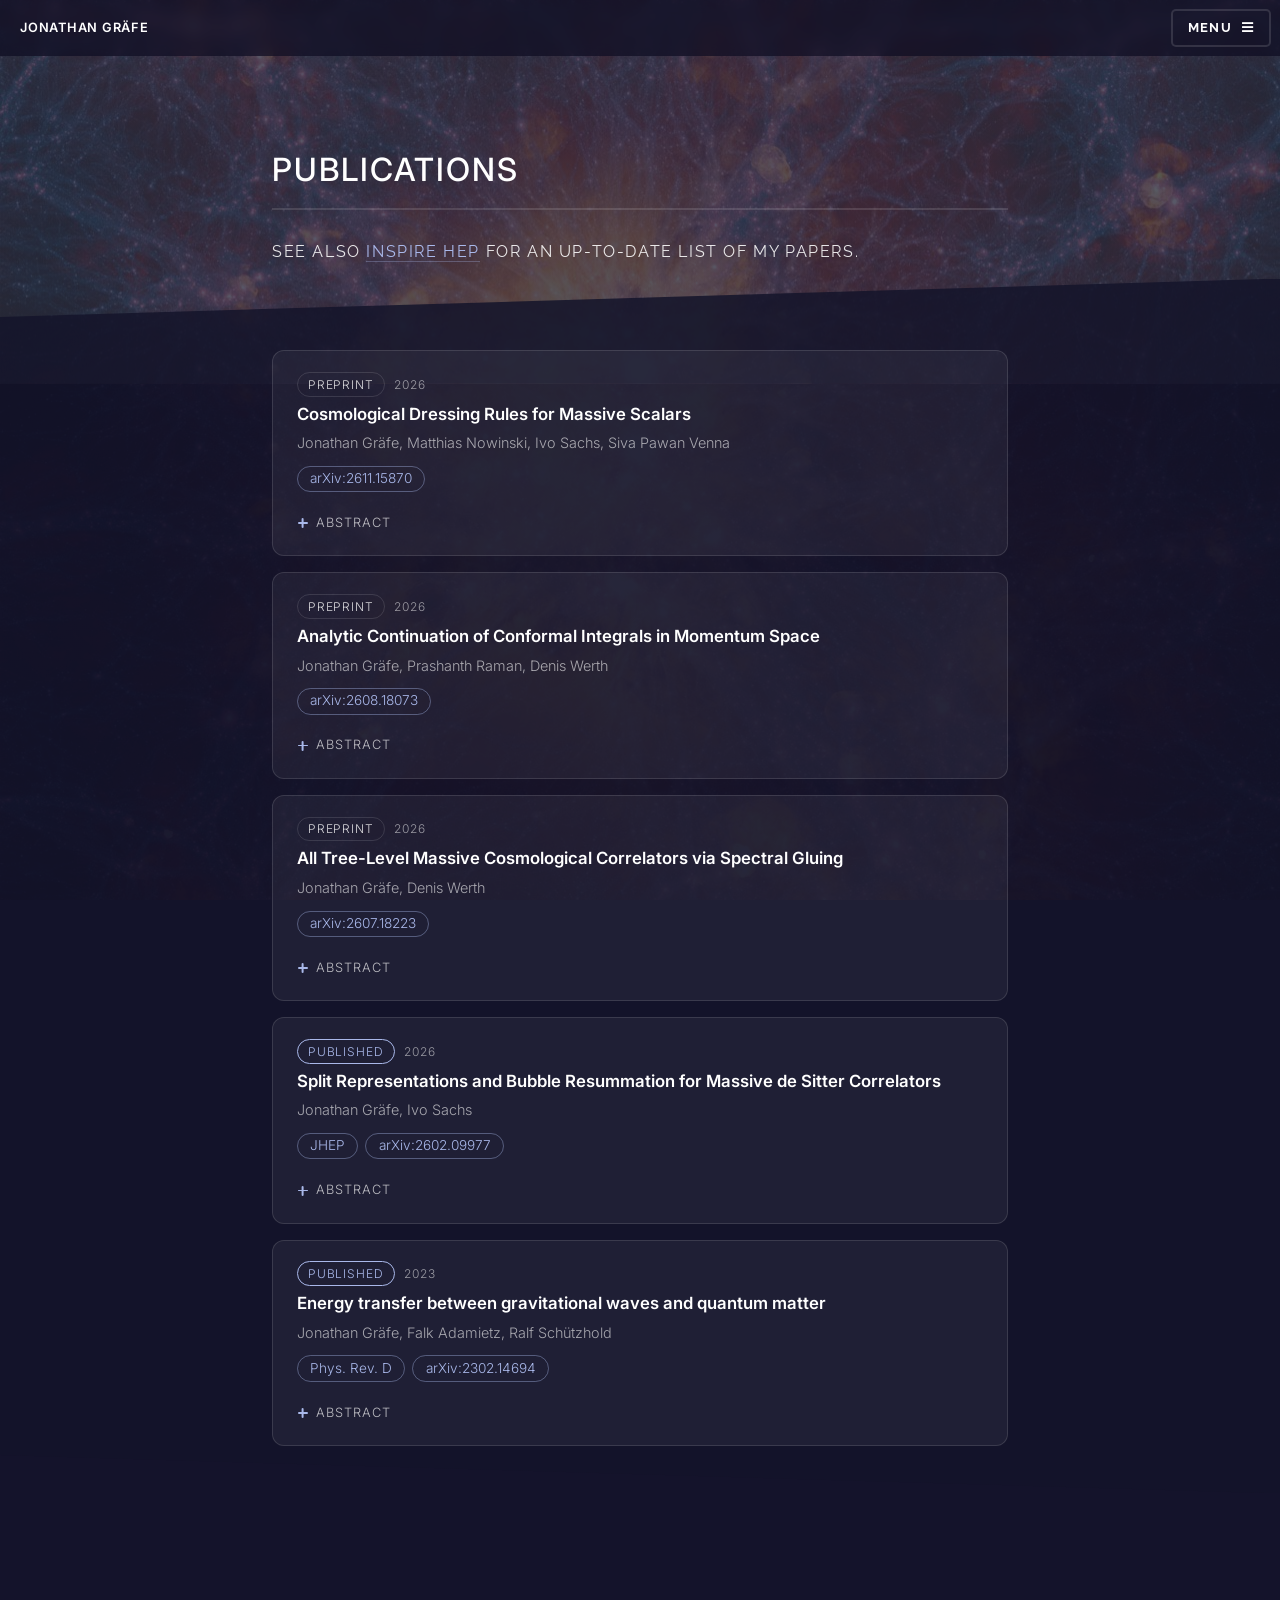
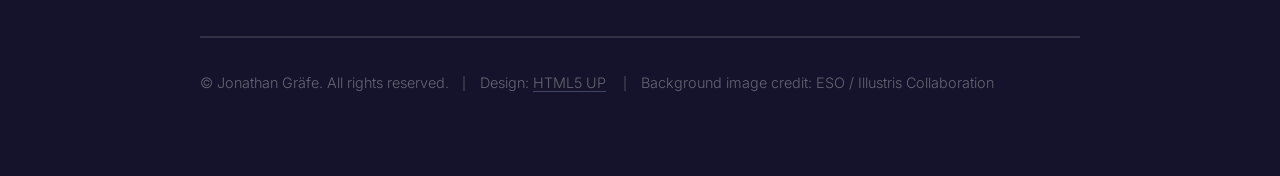
<file: publications.html>
<!DOCTYPE HTML>
<!--
	Solid State by HTML5 UP
	html5up.net | @ajlkn
	Free for personal and commercial use under the CCA 3.0 license (html5up.net/license)
-->
<html>
	<head>
    <title>Publications</title>
		<meta charset="utf-8" />
		<meta name="viewport" content="width=device-width, initial-scale=1, user-scalable=no" />
		<link rel="icon" href="favicon.svg" type="image/svg+xml" />
		<link rel="icon" href="favicon-32.png" sizes="32x32" type="image/png" />
		<link rel="icon" href="favicon.ico" sizes="any" />
		<link rel="apple-touch-icon" href="apple-touch-icon.png" />
		<meta name="theme-color" content="#14132b" />
		<link rel="stylesheet" href="assets/css/main.css" />
		<link rel="stylesheet" href="assets/css/custom.css?v=da5588e7" />
		<noscript><link rel="stylesheet" href="assets/css/noscript.css" /></noscript>
	</head>
	<body class="is-preload">

		<!-- Page Wrapper -->
			<div id="page-wrapper">

				<!-- Header -->
					<header id="header">
            <h1><a href="index.html">Jonathan Gräfe</a></h1>
						<nav>
							<a href="#menu">Menu</a>
						</nav>
					</header>

				<!-- Menu -->
				<nav id="menu">
					<div class="inner">
						<h2>Menu</h2>
						<ul class="links">
							<li><a href="index.html">Home</a></li>
							<li><a href="research.html">Research</a></li>
							<li><a href="correlator-tool.html">Correlator Tool</a></li>
							<li><a href="publications.html">Publications</a></li>
							<li><a href="cv.html">CV</a></li>
							<li><a href="talks.html">Talks & Conferences</a></li>
							<li><a href="ioaa.html">IOAA</a></li>
							<li><a href="archery.html">Archery</a></li>
						</ul>
						<a href="#" class="close">Close</a>
					</div>
				</nav>

				<!-- Wrapper -->
					<section id="wrapper">
						<header>
							<div class="inner">
                <h2>Publications</h2>
                <p>See also <a href="https://inspirehep.net/authors/2637299">Inspire HEP</a> for an up-to-date list of my papers.</p>
							</div>
						</header>

						<!-- Content -->
							<div class="wrapper">
								<div class="inner">

                  <div class="papers">
	<article class="paper">
		<div class="paper-meta"><span class="badge preprint">Preprint</span><span class="year">2026</span></div>
		<h3>Cosmological Dressing Rules for Massive Scalars</h3>
		<p class="authors">Jonathan Gräfe, Matthias Nowinski, Ivo Sachs, Siva Pawan Venna</p>
		<p class="paper-links"><a href="https://arxiv.org/abs/2611.15870">arXiv:2611.15870</a></p>
		<details class="abstract">
			<summary>Abstract</summary>
			<p>The Schwinger-Keldysh formulation of de Sitter correlation functions comes in different guises including harmonic analysis and dressed flat space correlators. We observe that these are equivalent spectral representations of the same Sturm-Liouville problem. Starting from the latter we derive dressing rules for scalar fields of arbitrary mass with auxiliary propagators in the form of Euler integrals that are accessible to flat space diagrammatic tools.</p>
		</details>
	</article>
	<article class="paper">
		<div class="paper-meta"><span class="badge preprint">Preprint</span><span class="year">2026</span></div>
		<h3>Analytic Continuation of Conformal Integrals in Momentum Space</h3>
		<p class="authors">Jonathan Gräfe, Prashanth Raman, Denis Werth</p>
		<p class="paper-links"><a href="https://arxiv.org/abs/2608.18073">arXiv:2608.18073</a></p>
		<details class="abstract">
			<summary>Abstract</summary>
			<p>Conformal symmetry strongly constrains correlation functions. In momentum space, the conformal Ward identities are solved for three-point functions by integrals of a product of three Bessel functions ("triple-<i>K</i> integrals"); more generally, integrals of this type ("multiple-<i>K</i> integrals"), serve as the building blocks of a wide class of higher-point conformal correlators. These integrals belong to the class of generalised hypergeometric functions, and while their series representations are known in principle, none converges throughout the entire physical region of kinematic space selected by momentum conservation. In this work, we construct series representations adapted to exactly this physical domain. Using the method of brackets, which turns the evaluation of definite integrals into solving a linear system of algebraic equations, we derive various Lauricella-type series representations for multiple-<i>K</i> integrals. For triple-<i>K</i> integrals, conventionally expressed in terms of the Appell <i>F</i><sub>4</sub> function whose series converges only outside the triangle-inequality region, we find instead a compact, two-branch series that converges throughout the entire physical region and for arbitrary scaling dimensions. We then extend this construction to general multiple-<i>K</i> integrals: by introducing a new set of kinematic variables, we build an iterative series representation that converges for all physical kinematic configurations.</p>
		</details>
	</article>
	<article class="paper">
		<div class="paper-meta"><span class="badge preprint">Preprint</span><span class="year">2026</span></div>
		<h3>All Tree-Level Massive Cosmological Correlators via Spectral Gluing</h3>
		<p class="authors">Jonathan Gräfe, Denis Werth</p>
		<p class="paper-links"><a href="https://arxiv.org/abs/2607.18223">arXiv:2607.18223</a></p>
		<details class="abstract">
			<summary>Abstract</summary>
			<p>Massive cosmological correlators exhibit a rich hypergeometric structure already at tree level, reflecting the distorted propagation of particles in de Sitter spacetime. In this paper, we reveal that this apparent complexity conceals a remarkably simple underlying mathematical structure. Using the spectral representation, we compute arbitrary tree-level correlators of scalar fields with generic masses and show that they are constructed from fundamental building blocks belonging to the family of Lauricella generalised hypergeometric functions, glued together by spectral integrals. We develop a spectral gluing algorithm that evaluates these integrals through elementary graph combinatorics, yielding explicit series representations that resum the dependence on internal energies away from soft limits. This algorithm naturally generates solutions to the differential equations satisfied by massive correlators as expansions in the corresponding eigenfunctions. Acting with a set of graph annihilators, we uncover a new class of magical identities among generalised hypergeometric functions, revealing an unexpected simplification: once the dynamical propagators are stripped away, the remaining hypergeometric kinematic dependence collapses to rational functions. Our results expose a hidden simplicity in the rigid hypergeometric analytic structure dictated by graph combinatorics, and hint at an intrinsic geometric principle from which properties of massive correlators naturally emerge.</p>
		</details>
	</article>
	<article class="paper">
		<div class="paper-meta"><span class="badge published">Published</span><span class="year">2026</span></div>
		<h3>Split Representations and Bubble Resummation for Massive de Sitter Correlators</h3>
		<p class="authors">Jonathan Gräfe, Ivo Sachs</p>
		<p class="paper-links"><a href="https://link.springer.com/article/10.1007/JHEP07(2026)074">JHEP</a><a href="https://arxiv.org/abs/2602.09977">arXiv:2602.09977</a></p>
		<details class="abstract">
			<summary>Abstract</summary>
			<p>We combine spectral- and split representations to factorize multi-loop momentum space diagrams, in the Schwinger-Keldysh formulation for cosmological correlators, with massive scalars in the loop. This allows us to extend the resummation of loop contributions from flat to de Sitter space. Furthermore, in our split representation the signal part of the correlators can be identified directly on the integrand level from the spectral function. We apply this to describe the non-perturbative flow of the EFT background and the cosmological collider signals in a large-N model.</p>
		</details>
	</article>
	<article class="paper">
		<div class="paper-meta"><span class="badge published">Published</span><span class="year">2023</span></div>
		<h3>Energy transfer between gravitational waves and quantum matter</h3>
		<p class="authors">Jonathan Gräfe, Falk Adamietz, Ralf Schützhold</p>
		<p class="paper-links"><a href="https://journals.aps.org/prd/abstract/10.1103/PhysRevD.108.064056">Phys. Rev. D</a><a href="https://arxiv.org/abs/2302.14694">arXiv:2302.14694</a></p>
		<details class="abstract">
			<summary>Abstract</summary>
			<p>We study the interaction between gravitational waves and quantum matter such as Bose-Einstein condensates, super-fluid Helium, or ultra-cold solids, explicitly taking into account the changes of the trapping potential induced by the gravitational wave. As a possible observable, we consider the change of energy due to the gravitational wave, for which we derive rigorous bounds in terms of kinetic energy and particle number. Finally, we discuss implications for possible experimental tests.</p>
		</details>
	</article>
</div>
								</div>
							</div>

					</section>

				<!-- Footer -->
					<section id="footer">
						<div class="inner">
							<ul class="copyright">
								<li>&copy; Jonathan Gräfe. All rights reserved.</li><li>Design: <a href="http://html5up.net">HTML5 UP</a></li>
								<li>Background image credit: ESO / Illustris Collaboration </li>
							</ul>
						</div>
					</section>

			</div>

		<!-- Scripts -->
			<script src="assets/js/jquery.min.js"></script>
			<script src="assets/js/jquery.scrollex.min.js"></script>
			<script src="assets/js/browser.min.js"></script>
			<script src="assets/js/breakpoints.min.js"></script>
			<script src="assets/js/util.js"></script>
			<script src="assets/js/main.js"></script>
			<script src="assets/js/motion.js?v=3"></script>
			<script src="assets/js/details.js?v=3"></script>

	</body>
</html>
</file>
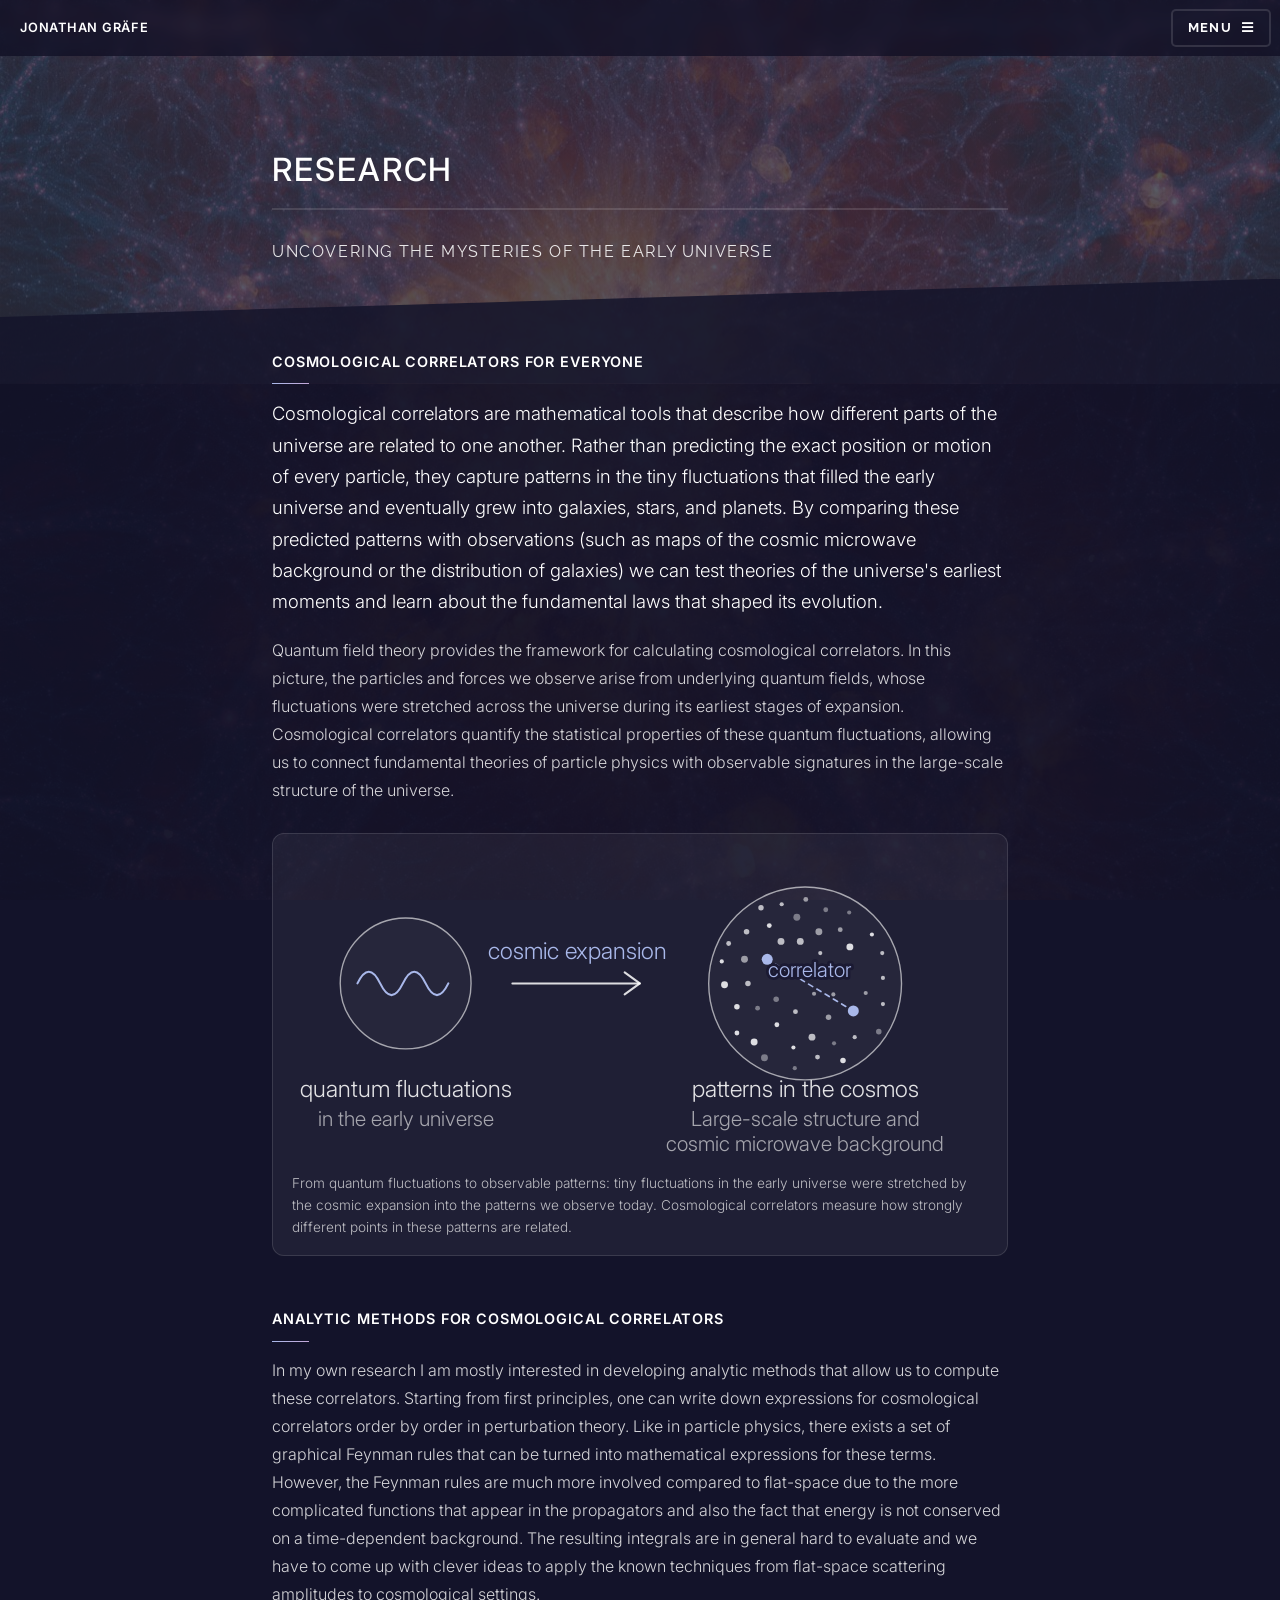
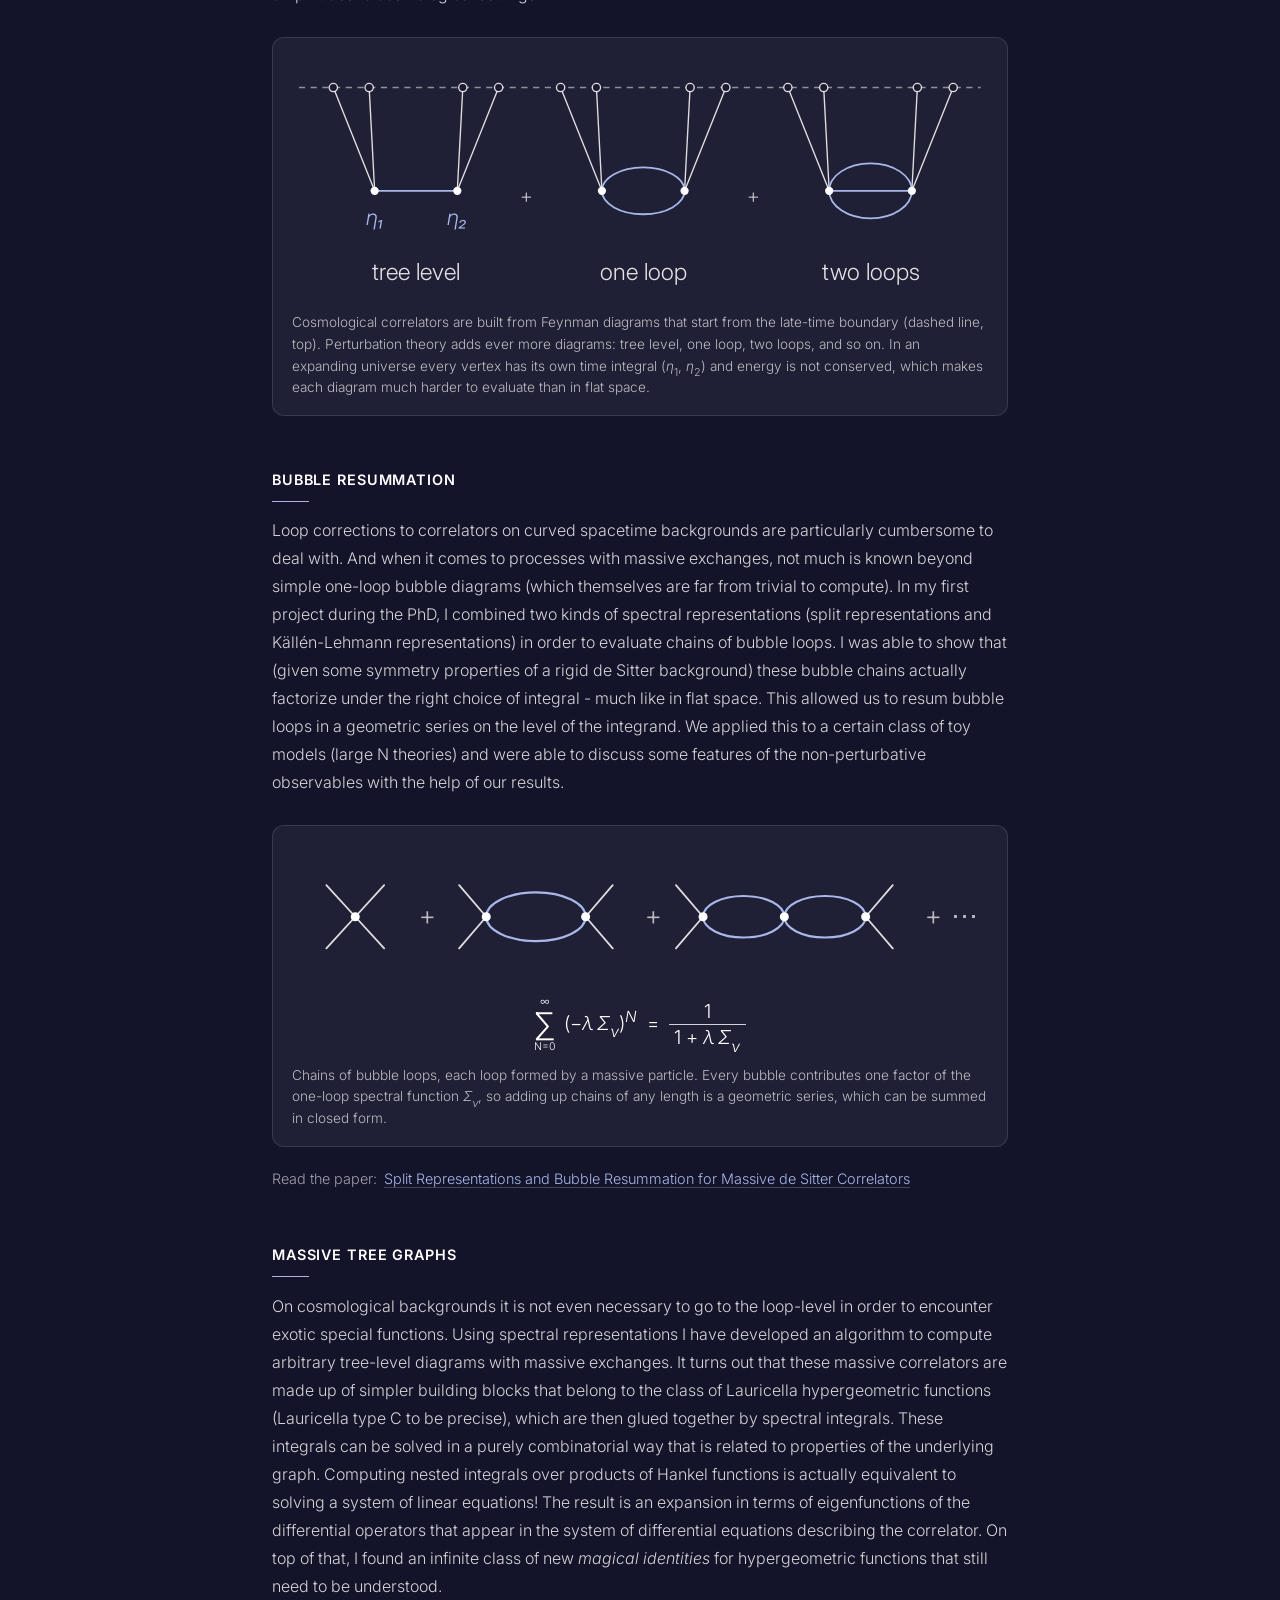
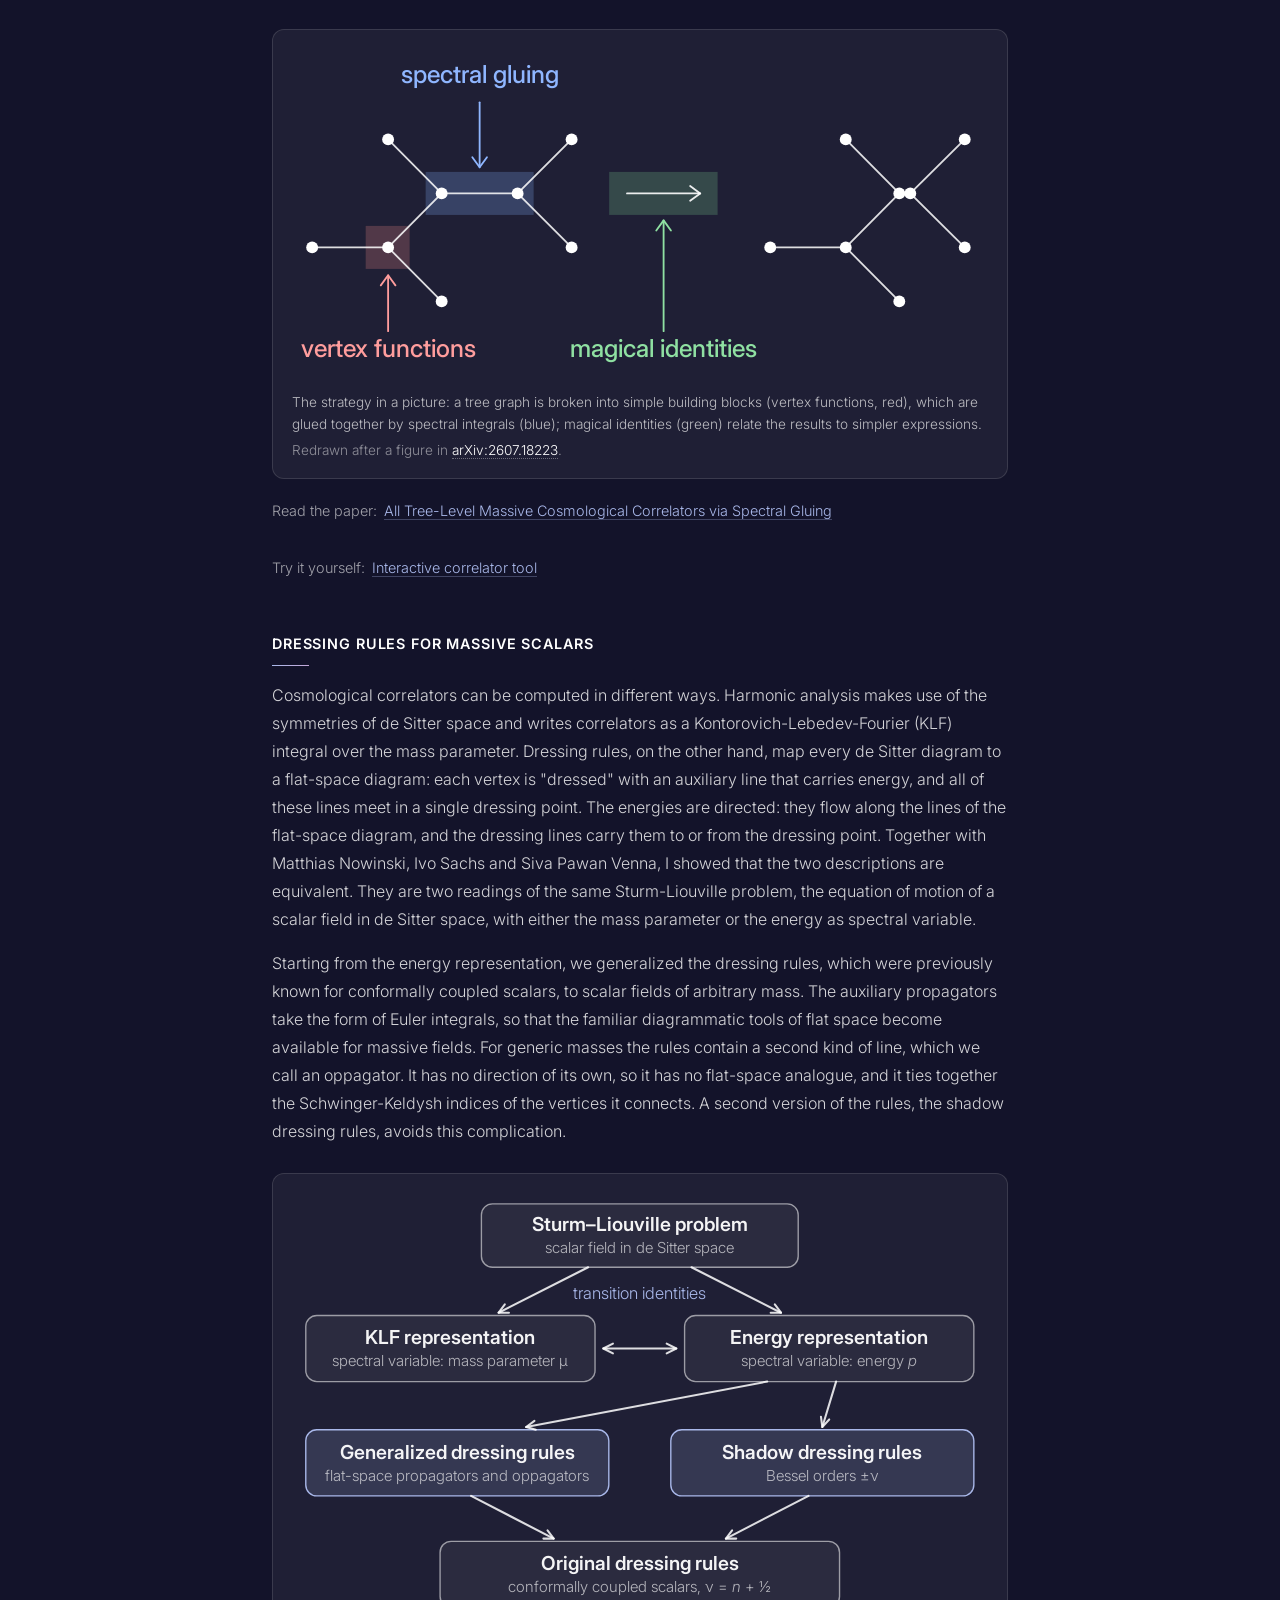
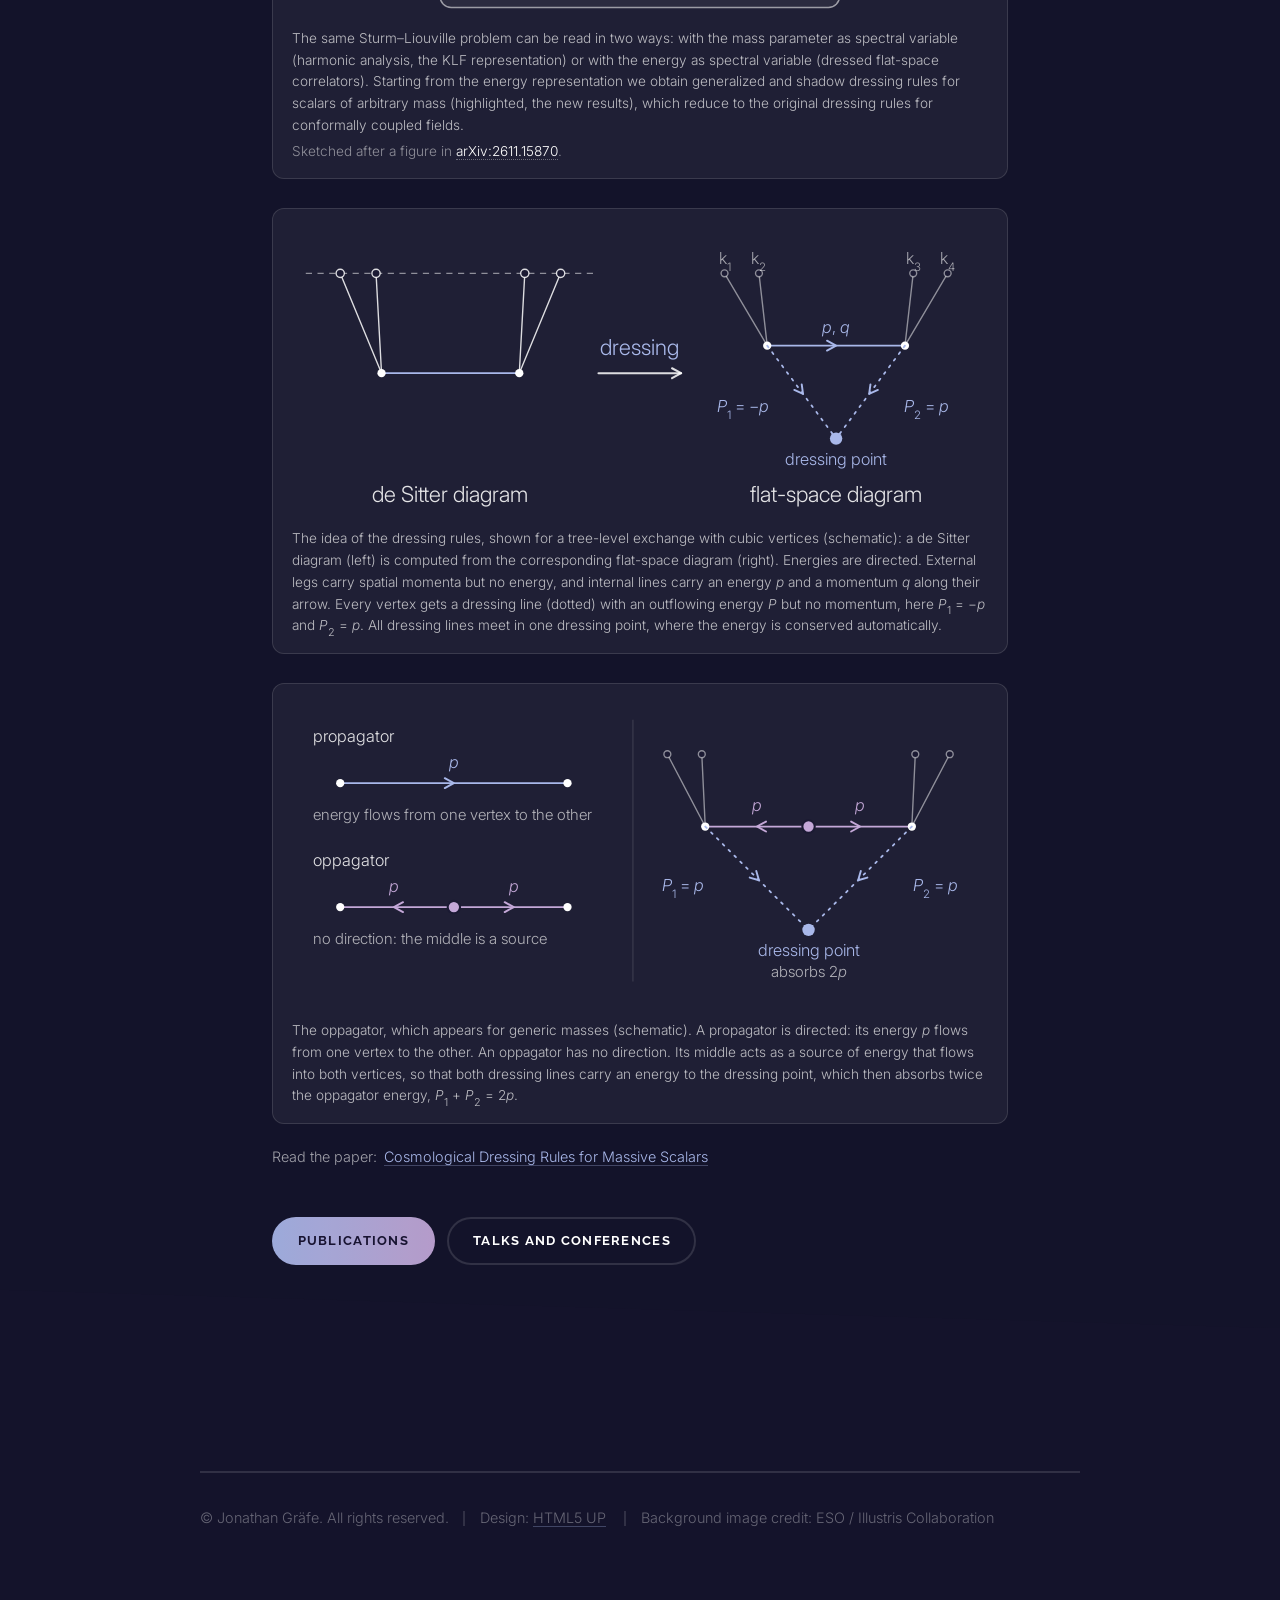
<file: research.html>
<!DOCTYPE HTML>
<!--
	Solid State by HTML5 UP
	html5up.net | @ajlkn
	Free for personal and commercial use under the CCA 3.0 license (html5up.net/license)
-->
<html>
	<head>
		<title>Research</title>
		<meta charset="utf-8" />
		<meta name="viewport" content="width=device-width, initial-scale=1, user-scalable=no" />
		<link rel="icon" href="favicon.svg" type="image/svg+xml" />
		<link rel="icon" href="favicon-32.png" sizes="32x32" type="image/png" />
		<link rel="icon" href="favicon.ico" sizes="any" />
		<link rel="apple-touch-icon" href="apple-touch-icon.png" />
		<meta name="theme-color" content="#14132b" />
		<link rel="stylesheet" href="assets/css/main.css" />
		<link rel="stylesheet" href="assets/css/custom.css?v=da5588e7" />
		<noscript><link rel="stylesheet" href="assets/css/noscript.css" /></noscript>
	</head>
	<body class="is-preload">

		<!-- Page Wrapper -->
			<div id="page-wrapper">

				<!-- Header -->
					<header id="header">
						<h1><a href="index.html">Jonathan Gräfe</a></h1>
						<nav>
							<a href="#menu">Menu</a>
						</nav>
					</header>

				<!-- Menu -->
				<nav id="menu">
					<div class="inner">
						<h2>Menu</h2>
						<ul class="links">
							<li><a href="index.html">Home</a></li>
							<li><a href="research.html">Research</a></li>
							<li><a href="correlator-tool.html">Correlator Tool</a></li>
							<li><a href="publications.html">Publications</a></li>
							<li><a href="cv.html">CV</a></li>
							<li><a href="talks.html">Talks & Conferences</a></li>
							<li><a href="ioaa.html">IOAA</a></li>
							<li><a href="archery.html">Archery</a></li>
						</ul>
						<a href="#" class="close">Close</a>
					</div>
				</nav>

				<!-- Wrapper -->
					<section id="wrapper">
						<header>
							<div class="inner">
								<h2>Research</h2>
								<p>Uncovering the mysteries of the early universe</p>
							</div>
						</header>

						<!-- Content -->
							<div class="wrapper">
								<div class="inner">

									<article class="prose">
<h3 class="major">Cosmological Correlators for everyone</h3>
<p class="lead">Cosmological correlators are mathematical tools that describe how different parts of the universe are related to one another. Rather than predicting the exact position or motion of every particle, they capture patterns in the tiny fluctuations that filled the early universe and eventually grew into galaxies, stars, and planets. By comparing these predicted patterns with observations (such as maps of the cosmic microwave background or the distribution of galaxies) we can test theories of the universe's earliest moments and learn about the fundamental laws that shaped its evolution.</p>

									<p>Quantum field theory provides the framework for calculating cosmological correlators. In this picture, the particles and forces we observe arise from underlying quantum fields, whose fluctuations were stretched across the universe during its earliest stages of expansion. Cosmological correlators quantify the statistical properties of these quantum fluctuations, allowing us to connect fundamental theories of particle physics with observable signatures in the large-scale structure of the universe.</p>
<figure class="research-figure diagram intro-diagram">
<svg viewBox="0 0 1010 445" role="img" aria-label="Tiny quantum fluctuations in the early universe, shown as a small wave in a small circle, are stretched by the cosmic expansion into patterns of points in a large circle (large-scale structure and the cosmic microwave background), two of which are connected by a dashed line labelled correlator.">
<circle class="ring" cx="165" cy="185" r="95"/>
<path class="wave" d="M 95,185 q 16.5,-34 33,0 t 33,0 t 33,0 t 33,0"/>
<text class="lab" x="165" y="350" text-anchor="middle">quantum fluctuations</text>
<text class="lab dim" x="165" y="392" text-anchor="middle">in the early universe</text>
<text class="lab t-acc" x="415" y="150" text-anchor="middle">cosmic expansion</text>
<line class="ar" x1="320" y1="185" x2="505" y2="185"/>
<polyline class="ar" points="483,169 505,185 483,201"/>
<circle class="ring" cx="745" cy="185" r="140"/>
<circle class="gal" cx="657" cy="150" r="5" opacity="0.55"/>
<circle class="gal" cx="775" cy="78" r="3.5" opacity="0.4"/>
<circle class="gal" cx="731" cy="226" r="3.5" opacity="0.7"/>
<circle class="gal" cx="858" cy="215" r="3" opacity="0.7"/>
<circle class="gal" cx="660" cy="110" r="4" opacity="0.7"/>
<circle class="gal" cx="796" cy="107" r="3.5" opacity="0.55"/>
<circle class="gal" cx="693" cy="101" r="3.5" opacity="0.85"/>
<circle class="gal" cx="728" cy="278" r="3" opacity="0.85"/>
<circle class="gal" cx="755" cy="263" r="5" opacity="0.7"/>
<circle class="gal" cx="646" cy="257" r="3.5" opacity="0.85"/>
<circle class="gal" cx="730" cy="308" r="3" opacity="0.4"/>
<circle class="gal" cx="786" cy="201" r="3" opacity="0.55"/>
<circle class="gal" cx="800" cy="297" r="4" opacity="0.85"/>
<circle class="gal" cx="646" cy="219" r="4" opacity="0.85"/>
<circle class="gal" cx="738" cy="124" r="5" opacity="0.7"/>
<circle class="gal" cx="703" cy="208" r="4" opacity="0.4"/>
<circle class="gal" cx="686" cy="293" r="5" opacity="0.4"/>
<circle class="gal" cx="779" cy="234" r="4" opacity="0.55"/>
<circle class="gal" cx="857" cy="141" r="3" opacity="0.7"/>
<circle class="gal" cx="817" cy="263" r="3" opacity="0.7"/>
<circle class="gal" cx="810" cy="132" r="5" opacity="0.85"/>
<circle class="gal" cx="733" cy="89" r="5" opacity="0.4"/>
<circle class="gal" cx="842" cy="114" r="3" opacity="0.85"/>
<circle class="gal" cx="711" cy="70" r="3" opacity="0.7"/>
<circle class="gal" cx="628" cy="187" r="5" opacity="0.85"/>
<circle class="gal" cx="765" cy="110" r="5" opacity="0.55"/>
<circle class="gal" cx="758" cy="200" r="3" opacity="0.55"/>
<circle class="gal" cx="787" cy="272" r="3" opacity="0.4"/>
<circle class="gal" cx="704" cy="245" r="3.5" opacity="0.85"/>
<circle class="gal" cx="809" cy="82" r="3" opacity="0.4"/>
<circle class="gal" cx="858" cy="177" r="3" opacity="0.7"/>
<circle class="gal" cx="624" cy="153" r="3" opacity="0.85"/>
<circle class="gal" cx="681" cy="75" r="4" opacity="0.7"/>
<circle class="gal" cx="763" cy="292" r="3.5" opacity="0.7"/>
<circle class="gal" cx="852" cy="255" r="4" opacity="0.4"/>
<circle class="gal" cx="662" cy="185" r="4" opacity="0.7"/>
<circle class="gal" cx="767" cy="141" r="3" opacity="0.7"/>
<circle class="gal" cx="746" cy="63" r="3.5" opacity="0.55"/>
<circle class="gal" cx="676" cy="221" r="3.5" opacity="0.4"/>
<circle class="gal" cx="671" cy="270" r="5" opacity="0.85"/>
<circle class="gal" cx="634" cy="127" r="3.5" opacity="0.7"/>
<circle class="gal" cx="710" cy="124" r="5" opacity="0.7"/>
<circle class="gal" cx="833" cy="199" r="3" opacity="0.55"/>
<line class="corr" x1="690" y1="150" x2="815" y2="225"/>
<circle class="hi" cx="690" cy="150" r="8"/>
<circle class="hi" cx="815" cy="225" r="8"/>
<text class="lab t-acc small halo" x="752" y="176" text-anchor="middle">correlator</text>
<text class="lab" x="745" y="350" text-anchor="middle">patterns in the cosmos</text>
<text class="lab dim" x="745" y="392" text-anchor="middle">Large-scale structure and</text>
<text class="lab dim" x="745" y="428" text-anchor="middle">cosmic microwave background</text>
</svg>
<figcaption>From quantum fluctuations to observable patterns: tiny fluctuations in the early universe were stretched by the cosmic expansion into the patterns we observe today. Cosmological correlators measure how strongly different points in these patterns are related.</figcaption>
</figure>
<h3 class="major">Analytic Methods for Cosmological Correlators</h3>
<p>In my own research I am mostly interested in developing analytic methods that allow us to compute these correlators. Starting from first principles, one can write down expressions for cosmological correlators order by order in perturbation theory. Like in particle physics, there exists a set of graphical Feynman rules that can be turned into mathematical expressions for these terms. However, the Feynman rules are much more involved compared to flat-space due to the more complicated functions that appear in the propagators and also the fact that energy is not conserved on a time-dependent background. The resulting integrals are in general hard to evaluate and we have to come up with clever ideas to apply the known techniques from flat-space scattering amplitudes to cosmological settings.</p>
<figure class="research-figure diagram feyn-diagram">
<svg viewBox="0 0 1010 350" role="img" aria-label="Three Feynman diagrams that hang from a dashed late-time boundary at the top: a tree-level exchange between two vertices, a one-loop bubble, and a two-loop diagram with three lines between two vertices.">
<line class="bdry" x1="10" y1="40" x2="1000" y2="40"/>
<line class="leg" x1="120" y1="190" x2="60" y2="40"/>
<circle class="end" cx="60" cy="40" r="6"/>
<line class="leg" x1="120" y1="190" x2="112" y2="40"/>
<circle class="end" cx="112" cy="40" r="6"/>
<line class="leg" x1="240" y1="190" x2="248" y2="40"/>
<circle class="end" cx="248" cy="40" r="6"/>
<line class="leg" x1="240" y1="190" x2="300" y2="40"/>
<circle class="end" cx="300" cy="40" r="6"/>
<line class="prop" x1="120" y1="190" x2="240" y2="190"/>
<circle class="v" cx="120" cy="190" r="6"/>
<circle class="v" cx="240" cy="190" r="6"/>
<text class="eta" x="120" y="240" text-anchor="middle">&#951;&#8321;</text>
<text class="eta" x="240" y="240" text-anchor="middle">&#951;&#8322;</text>
<text class="op" x="340" y="208" text-anchor="middle">+</text>
<line class="leg" x1="450" y1="190" x2="390" y2="40"/>
<circle class="end" cx="390" cy="40" r="6"/>
<line class="leg" x1="450" y1="190" x2="442" y2="40"/>
<circle class="end" cx="442" cy="40" r="6"/>
<line class="leg" x1="570" y1="190" x2="578" y2="40"/>
<circle class="end" cx="578" cy="40" r="6"/>
<line class="leg" x1="570" y1="190" x2="630" y2="40"/>
<circle class="end" cx="630" cy="40" r="6"/>
<ellipse class="prop" cx="510" cy="190" rx="60" ry="34"/>
<circle class="v" cx="450" cy="190" r="6"/>
<circle class="v" cx="570" cy="190" r="6"/>
<text class="op" x="670" y="208" text-anchor="middle">+</text>
<line class="leg" x1="780" y1="190" x2="720" y2="40"/>
<circle class="end" cx="720" cy="40" r="6"/>
<line class="leg" x1="780" y1="190" x2="772" y2="40"/>
<circle class="end" cx="772" cy="40" r="6"/>
<line class="leg" x1="900" y1="190" x2="908" y2="40"/>
<circle class="end" cx="908" cy="40" r="6"/>
<line class="leg" x1="900" y1="190" x2="960" y2="40"/>
<circle class="end" cx="960" cy="40" r="6"/>
<path class="prop" d="M780,190 A60,40 0 0 1 900,190"/>
<path class="prop" d="M780,190 A60,40 0 0 0 900,190"/>
<line class="prop" x1="780" y1="190" x2="900" y2="190"/>
<circle class="v" cx="780" cy="190" r="6"/>
<circle class="v" cx="900" cy="190" r="6"/>
<text class="lab" x="180" y="320" text-anchor="middle">tree level</text>
<text class="lab" x="510" y="320" text-anchor="middle">one loop</text>
<text class="lab" x="840" y="320" text-anchor="middle">two loops</text>
</svg>
<figcaption>Cosmological correlators are built from Feynman diagrams that start from the late-time boundary (dashed line, top). Perturbation theory adds ever more diagrams: tree level, one loop, two loops, and so on. In an expanding universe every vertex has its own time integral (<i>&eta;</i><sub>1</sub>, <i>&eta;</i><sub>2</sub>) and energy is not conserved, which makes each diagram much harder to evaluate than in flat space.</figcaption>
</figure>
<h3 class="major">Bubble Resummation</h3>
<p>Loop corrections to correlators on curved spacetime backgrounds are particularly cumbersome to deal with. And when it comes to processes with massive exchanges, not much is known beyond simple one-loop bubble diagrams (which themselves are far from trivial to compute). In my first project during the PhD, I combined two kinds of spectral representations (split representations and Källén-Lehmann representations) in order to evaluate chains of bubble loops. I was able to show that (given some symmetry properties of a rigid de Sitter background) these bubble chains actually factorize under the right choice of integral - much like in flat space. This allowed us to resum bubble loops in a geometric series on the level of the integrand. We applied this to a certain class of toy models (large N theories) and were able to discuss some features of the non-perturbative observables with the help of our results. </p>
<figure class="research-figure diagram">
<svg viewBox="0 0 770 150" role="img" aria-label="A sum of four-point diagrams: a single contact vertex, plus a vertex pair joined by one bubble loop, plus a chain of two bubble loops, and so on.">
<line class="leg" x1="70" y1="75" x2="38" y2="40"/>
<line class="leg" x1="70" y1="75" x2="38" y2="110"/>
<line class="leg" x1="70" y1="75" x2="102" y2="40"/>
<line class="leg" x1="70" y1="75" x2="102" y2="110"/>
<circle class="v" cx="70" cy="75" r="5"/>
<text class="op" x="150" y="84" text-anchor="middle">+</text>
<line class="leg" x1="215" y1="75" x2="185" y2="40"/>
<line class="leg" x1="215" y1="75" x2="185" y2="110"/>
<line class="leg" x1="325" y1="75" x2="355" y2="40"/>
<line class="leg" x1="325" y1="75" x2="355" y2="110"/>
<ellipse class="loop" cx="270" cy="75" rx="55" ry="27"/>
<circle class="v" cx="215" cy="75" r="5"/>
<circle class="v" cx="325" cy="75" r="5"/>
<text class="op" x="400" y="84" text-anchor="middle">+</text>
<line class="leg" x1="455" y1="75" x2="425" y2="40"/>
<line class="leg" x1="455" y1="75" x2="425" y2="110"/>
<line class="leg" x1="635" y1="75" x2="665" y2="40"/>
<line class="leg" x1="635" y1="75" x2="665" y2="110"/>
<ellipse class="loop" cx="500" cy="75" rx="45" ry="23"/>
<ellipse class="loop" cx="590" cy="75" rx="45" ry="23"/>
<circle class="v" cx="455" cy="75" r="5"/>
<circle class="v" cx="545" cy="75" r="5"/>
<circle class="v" cx="635" cy="75" r="5"/>
<text class="op" x="710" y="84" text-anchor="middle">+</text>
<text class="op" x="745" y="84" text-anchor="middle">&#8943;</text>
</svg>
<p class="formula" aria-label="The sum over N of (minus lambda Sigma) to the N equals one over one plus lambda Sigma"><span class="sumop"><span class="lim">&infin;</span><span class="sigma">&sum;</span><span class="lim">N=0</span></span> (&minus;<i>&lambda;</i>&thinsp;<i>&Sigma;</i><sub><i>&nu;</i></sub>)<sup><i>N</i></sup> &nbsp;=&nbsp; <span class="fraction"><span>1</span><span>1 + <i>&lambda;</i>&thinsp;<i>&Sigma;</i><sub><i>&nu;</i></sub></span></span></p>
<figcaption>Chains of bubble loops, each loop formed by a massive particle. Every bubble contributes one factor of the one-loop spectral function <i>&Sigma;</i><sub><i>&nu;</i></sub>, so adding up chains of any length is a geometric series, which can be summed in closed form.</figcaption>
</figure>
<p class="paper-links">Read the paper: <a href="https://arxiv.org/abs/2602.09977">Split Representations and Bubble Resummation for Massive de Sitter Correlators</a></p>
<h3 class="major">Massive Tree Graphs</h3>
<p>On cosmological backgrounds it is not even necessary to go to the loop-level in order to encounter exotic special functions. Using spectral representations I have developed an algorithm to compute arbitrary tree-level diagrams with massive exchanges. It turns out that these massive correlators are made up of simpler building blocks that belong to the class of Lauricella hypergeometric functions (Lauricella type C to be precise), which are then glued together by spectral integrals. These integrals can be solved in a purely combinatorial way that is related to properties of the underlying graph. Computing nested integrals over products of Hankel functions is actually equivalent to solving a system of linear equations! The result is an expansion in terms of eigenfunctions of the differential operators that appear in the system of differential equations describing the correlator. On top of that, I found an infinite class of new <i>magical identities</i> for hypergeometric functions that still need to be understood.</p>
<figure class="research-figure diagram roadmap">
<svg viewBox="20 40 1520 720" role="img" aria-label="A tree graph with a vertex function highlighted in red, a pair of vertices joined by a propagator highlighted in blue as the spectral gluing step, and an arrow labelled magical identities leading to a simplified graph in which those two vertices have merged.">
<rect class="hl hl-red" x="181" y="420" width="96" height="94"/>
<rect class="hl hl-blue" x="312" y="302" width="236" height="94"/>
<rect class="hl hl-green" x="713" y="302" width="237" height="94"/>
<line class="leg" x1="64" y1="467" x2="230" y2="467"/>
<line class="leg" x1="230" y1="467" x2="347" y2="585"/>
<line class="leg" x1="230" y1="467" x2="347" y2="349"/>
<line class="leg" x1="347" y1="349" x2="230" y2="231"/>
<line class="leg" x1="347" y1="349" x2="513" y2="349"/>
<line class="leg" x1="513" y1="349" x2="631" y2="231"/>
<line class="leg" x1="513" y1="349" x2="631" y2="467"/>
<line class="leg" x1="1065" y1="467" x2="1230" y2="467"/>
<line class="leg" x1="1230" y1="467" x2="1347" y2="585"/>
<line class="leg" x1="1230" y1="467" x2="1347" y2="349"/>
<line class="leg" x1="1347" y1="349" x2="1230" y2="231"/>
<line class="leg" x1="1347" y1="349" x2="1371" y2="349"/>
<line class="leg" x1="1371" y1="349" x2="1490" y2="231"/>
<line class="leg" x1="1371" y1="349" x2="1490" y2="467"/>
<circle class="v" cx="64" cy="467" r="13"/>
<circle class="v" cx="230" cy="467" r="13"/>
<circle class="v" cx="347" cy="585" r="13"/>
<circle class="v" cx="347" cy="349" r="13"/>
<circle class="v" cx="230" cy="231" r="13"/>
<circle class="v" cx="513" cy="349" r="13"/>
<circle class="v" cx="631" cy="231" r="13"/>
<circle class="v" cx="631" cy="467" r="13"/>
<circle class="v" cx="1065" cy="467" r="13"/>
<circle class="v" cx="1230" cy="467" r="13"/>
<circle class="v" cx="1347" cy="585" r="13"/>
<circle class="v" cx="1347" cy="349" r="13"/>
<circle class="v" cx="1230" cy="231" r="13"/>
<circle class="v" cx="1371" cy="349" r="13"/>
<circle class="v" cx="1490" cy="231" r="13"/>
<circle class="v" cx="1490" cy="467" r="13"/>
<line class="ar a-white" x1="752" y1="349" x2="912" y2="349"/>
<polyline class="ar a-white" points="890,333 912,349 890,365"/>
<text class="lab t-blue" x="430" y="108" text-anchor="middle">spectral gluing</text>
<line class="ar a-blue" x1="430" y1="150" x2="430" y2="292"/>
<polyline class="ar a-blue" points="414,270 430,292 446,270"/>
<text class="lab t-red" x="230" y="706" text-anchor="middle">vertex functions</text>
<line class="ar a-red" x1="230" y1="650" x2="230" y2="528"/>
<polyline class="ar a-red" points="214,550 230,528 246,550"/>
<text class="lab t-green" x="832" y="706" text-anchor="middle">magical identities</text>
<line class="ar a-green" x1="832" y1="650" x2="832" y2="408"/>
<polyline class="ar a-green" points="816,430 832,408 848,430"/>
</svg>
<figcaption>The strategy in a picture: a tree graph is broken into simple building blocks (vertex functions, red), which are glued together by spectral integrals (blue); magical identities (green) relate the results to simpler expressions. <span class="fig-source">Redrawn after a figure in <a href="https://arxiv.org/abs/2607.18223">arXiv:2607.18223</a>.</span></figcaption>
</figure>
<p class="paper-links">Read the paper: <a href="https://arxiv.org/abs/2607.18223">All Tree-Level Massive Cosmological Correlators via Spectral Gluing</a></p>
<p class="paper-links">Try it yourself: <a href="correlator-tool.html">Interactive correlator tool</a></p>
<h3 class="major">Dressing Rules for Massive Scalars</h3>
<p>Cosmological correlators can be computed in different ways. Harmonic analysis makes use of the symmetries of de Sitter space and writes correlators as a Kontorovich-Lebedev-Fourier (KLF) integral over the mass parameter. Dressing rules, on the other hand, map every de Sitter diagram to a flat-space diagram: each vertex is &quot;dressed&quot; with an auxiliary line that carries energy, and all of these lines meet in a single dressing point. The energies are directed: they flow along the lines of the flat-space diagram, and the dressing lines carry them to or from the dressing point. Together with Matthias Nowinski, Ivo Sachs and Siva Pawan Venna, I showed that the two descriptions are equivalent. They are two readings of the same Sturm-Liouville problem, the equation of motion of a scalar field in de Sitter space, with either the mass parameter or the energy as spectral variable.</p>
<p>Starting from the energy representation, we generalized the dressing rules, which were previously known for conformally coupled scalars, to scalar fields of arbitrary mass. The auxiliary propagators take the form of Euler integrals, so that the familiar diagrammatic tools of flat space become available for massive fields. For generic masses the rules contain a second kind of line, which we call an oppagator. It has no direction of its own, so it has no flat-space analogue, and it ties together the Schwinger-Keldysh indices of the vertices it connects. A second version of the rules, the shadow dressing rules, avoids this complication.</p>
<figure class="research-figure diagram dress-diagram">
<svg viewBox="0 0 1010 610" role="img" aria-label="Roadmap: the Sturm-Liouville problem of a scalar field in de Sitter space can be read in two ways, as the KLF representation with the mass parameter as spectral variable or as the energy representation with the energy as spectral variable, linked by transition identities. From the energy representation one obtains generalized dressing rules with flat-space propagators and oppagators and shadow dressing rules with Bessel orders plus and minus nu. For nu equal to n plus one half both reduce to the original dressing rules for conformally coupled scalars.">
<rect class="node" x="275" y="10" width="460" height="92" rx="16"/>
<text class="t" x="505.0" y="50.0" text-anchor="middle">Sturm&#8211;Liouville problem</text>
<text class="s" x="505.0" y="82.0" text-anchor="middle">scalar field in de Sitter space</text>
<rect class="node" x="20" y="172" width="420" height="96" rx="16"/>
<text class="t" x="230.0" y="214.0" text-anchor="middle">KLF representation</text>
<text class="s" x="230.0" y="246.0" text-anchor="middle">spectral variable: mass parameter &#956;</text>
<rect class="node" x="570" y="172" width="420" height="96" rx="16"/>
<text class="t" x="780.0" y="214.0" text-anchor="middle">Energy representation</text>
<text class="s" x="780.0" y="246.0" text-anchor="middle">spectral variable: energy <tspan class="it">p</tspan></text>
<line class="ar" x1="430" y1="102" x2="300" y2="168"/>
<polyline class="ar" points="309,156 300,168 315,168"/>
<line class="ar" x1="580" y1="102" x2="710" y2="168"/>
<polyline class="ar" points="695,168 710,168 701,156"/>
<line class="ar" x1="452" y1="220" x2="558" y2="220"/>
<polyline class="ar" points="544,227 558,220 544,213"/>
<polyline class="ar" points="466,213 452,220 466,227"/>
<text class="s mid" x="505" y="148" text-anchor="middle">transition identities</text>
<rect class="node acc" x="20" y="338" width="440" height="96" rx="16"/>
<text class="t" x="240.0" y="380.0" text-anchor="middle">Generalized dressing rules</text>
<text class="s" x="240.0" y="412.0" text-anchor="middle">flat-space propagators and oppagators</text>
<rect class="node acc" x="550" y="338" width="440" height="96" rx="16"/>
<text class="t" x="770.0" y="380.0" text-anchor="middle">Shadow dressing rules</text>
<text class="s" x="770.0" y="412.0" text-anchor="middle">Bessel orders &#177;&#957;</text>
<line class="ar" x1="690" y1="268" x2="340" y2="334"/>
<polyline class="ar" points="352,325 340,334 354,338"/>
<line class="ar" x1="790" y1="268" x2="770" y2="334"/>
<polyline class="ar" points="768,319 770,334 780,323"/>
<rect class="node" x="215" y="500" width="580" height="96" rx="16"/>
<text class="t" x="505.0" y="542.0" text-anchor="middle">Original dressing rules</text>
<text class="s" x="505.0" y="574.0" text-anchor="middle">conformally coupled scalars, &#957; = <tspan class="it">n</tspan> + &#189;</text>
<line class="ar" x1="260" y1="434" x2="380" y2="496"/>
<polyline class="ar" points="365,496 380,496 371,484"/>
<line class="ar" x1="750" y1="434" x2="630" y2="496"/>
<polyline class="ar" points="639,484 630,496 645,496"/>
</svg>
<figcaption>The same Sturm&#8211;Liouville problem can be read in two ways: with the mass parameter as spectral variable (harmonic analysis, the KLF representation) or with the energy as spectral variable (dressed flat-space correlators). Starting from the energy representation we obtain generalized and shadow dressing rules for scalars of arbitrary mass (highlighted, the new results), which reduce to the original dressing rules for conformally coupled fields. <span class="fig-source">Sketched after a figure in <a href="https://arxiv.org/abs/2611.15870">arXiv:2611.15870</a>.</span></figcaption>
</figure>
<figure class="research-figure diagram dress-diagram">
<svg viewBox="0 0 1010 415" role="img" aria-label="Schematic of the dressing rules for a tree-level exchange with cubic vertices. A de Sitter diagram hanging from a dashed late-time boundary is computed from the flat-space diagram. Its internal line is directed and carries energy p and momentum q from the first to the second vertex. Each vertex has a dotted dressing line with an arrow towards the dressing point, carrying the outflowing energy P: P1 equals minus p and P2 equals p. External legs carry momenta but no energy.">
<line class="bdry" x1="20" y1="60" x2="440" y2="60"/>
<line class="leg" x1="130" y1="205" x2="70" y2="60"/>
<circle class="end" cx="70" cy="60" r="6"/>
<line class="leg" x1="130" y1="205" x2="122" y2="60"/>
<circle class="end" cx="122" cy="60" r="6"/>
<line class="leg" x1="330" y1="205" x2="338" y2="60"/>
<circle class="end" cx="338" cy="60" r="6"/>
<line class="leg" x1="330" y1="205" x2="390" y2="60"/>
<circle class="end" cx="390" cy="60" r="6"/>
<line class="prop" x1="130" y1="205" x2="330" y2="205"/>
<circle class="v" cx="130" cy="205" r="6"/>
<circle class="v" cx="330" cy="205" r="6"/>
<text class="lab acc" x="505" y="178" text-anchor="middle">dressing</text>
<line class="ar" x1="445" y1="205" x2="565" y2="205"/>
<polyline class="ar" points="551.8,212.2 565.0,205.0 551.8,197.8"/>
<line class="leg ext" x1="690" y1="165" x2="628" y2="60"/>
<circle class="end ext" cx="628" cy="60" r="5"/>
<text class="lab small grey" x="628" y="46" text-anchor="middle">k<tspan class="sub">1</tspan></text>
<line class="leg ext" x1="690" y1="165" x2="678" y2="60"/>
<circle class="end ext" cx="678" cy="60" r="5"/>
<text class="lab small grey" x="678" y="46" text-anchor="middle">k<tspan class="sub">2</tspan></text>
<line class="leg ext" x1="890" y1="165" x2="902" y2="60"/>
<circle class="end ext" cx="902" cy="60" r="5"/>
<text class="lab small grey" x="902" y="46" text-anchor="middle">k<tspan class="sub">3</tspan></text>
<line class="leg ext" x1="890" y1="165" x2="952" y2="60"/>
<circle class="end ext" cx="952" cy="60" r="5"/>
<text class="lab small grey" x="952" y="46" text-anchor="middle">k<tspan class="sub">4</tspan></text>
<line class="prop" x1="690" y1="165" x2="890" y2="165"/>
<polyline class="ah acc" points="776.8,172.2 790.0,165.0 776.8,157.8"/>
<circle class="v" cx="690" cy="165" r="6"/>
<circle class="v" cx="890" cy="165" r="6"/>
<text class="lab small acc" x="790" y="147" text-anchor="middle"><tspan class="it">p</tspan>, <tspan class="it">q</tspan></text>
<line class="dress" x1="690" y1="165" x2="790" y2="300"/>
<polyline class="ah acc" points="729.3,229.3 742.0,235.2 740.1,221.3"/>
<line class="dress" x1="890" y1="165" x2="790" y2="300"/>
<polyline class="ah acc" points="839.9,221.3 838.0,235.2 850.7,229.3"/>
<circle class="dot" cx="790" cy="300" r="9"/>
<text class="lab small acc" x="692" y="262" text-anchor="end"><tspan class="it">P</tspan><tspan class="sub">1</tspan> = &#8722;<tspan class="it">p</tspan></text>
<text class="lab small acc" x="888" y="262" text-anchor="start"><tspan class="it">P</tspan><tspan class="sub">2</tspan> = <tspan class="it">p</tspan></text>
<text class="lab small acc" x="790" y="338" text-anchor="middle">dressing point</text>
<text class="lab" x="230" y="392" text-anchor="middle">de Sitter diagram</text>
<text class="lab" x="790" y="392" text-anchor="middle">flat-space diagram</text>
</svg>
<figcaption>The idea of the dressing rules, shown for a tree-level exchange with cubic vertices (schematic): a de Sitter diagram (left) is computed from the corresponding flat-space diagram (right). Energies are directed. External legs carry spatial momenta but no energy, and internal lines carry an energy <i>p</i> and a momentum <i>q</i> along their arrow. Every vertex gets a dressing line (dotted) with an outflowing energy <i>P</i> but no momentum, here <i>P</i><sub>1</sub> = &#8722;<i>p</i> and <i>P</i><sub>2</sub> = <i>p</i>. All dressing lines meet in one dressing point, where the energy is conserved automatically.</figcaption>
</figure>
<figure class="research-figure diagram dress-diagram">
<svg viewBox="0 0 1010 440" role="img" aria-label="Left: a propagator is a directed line, with the energy p flowing from one vertex to the other, while an oppagator has no direction and its middle is a source of energy flowing into both end vertices. Right: a tree-level exchange with an oppagator between two vertices; both dressing lines carry the energy p to the dressing point, which therefore absorbs twice p.">
<line class="sep" x1="495" y1="20" x2="495" y2="400"/>
<text class="lab small" x="30" y="52" text-anchor="start">propagator</text>
<line class="prop" x1="70" y1="112" x2="400" y2="112"/>
<polyline class="ah acc" points="221.8,119.2 235.0,112.0 221.8,104.8"/>
<circle class="v" cx="70" cy="112" r="6"/>
<circle class="v" cx="400" cy="112" r="6"/>
<text class="lab small acc" x="235" y="90" text-anchor="middle"><tspan class="it">p</tspan></text>
<text class="s" x="30" y="165" text-anchor="start">energy flows from one vertex to the other</text>
<text class="lab small" x="30" y="232" text-anchor="start">oppagator</text>
<line class="prop opp" x1="70" y1="292" x2="400" y2="292"/>
<polyline class="ah opp" points="161.2,284.8 148.0,292.0 161.2,299.2"/>
<polyline class="ah opp" points="308.8,299.2 322.0,292.0 308.8,284.8"/>
<circle class="src" cx="235" cy="292" r="9"/>
<circle class="v" cx="70" cy="292" r="6"/>
<circle class="v" cx="400" cy="292" r="6"/>
<text class="lab small opp" x="148" y="270" text-anchor="middle"><tspan class="it">p</tspan></text>
<text class="lab small opp" x="322" y="270" text-anchor="middle"><tspan class="it">p</tspan></text>
<text class="s" x="30" y="345" text-anchor="start">no direction: the middle is a source</text>
<line class="leg ext" x1="600" y1="175" x2="545" y2="70"/>
<circle class="end ext" cx="545" cy="70" r="5"/>
<line class="leg ext" x1="600" y1="175" x2="595" y2="70"/>
<circle class="end ext" cx="595" cy="70" r="5"/>
<line class="leg ext" x1="900" y1="175" x2="905" y2="70"/>
<circle class="end ext" cx="905" cy="70" r="5"/>
<line class="leg ext" x1="900" y1="175" x2="955" y2="70"/>
<circle class="end ext" cx="955" cy="70" r="5"/>
<line class="prop opp" x1="600" y1="175" x2="900" y2="175"/>
<polyline class="ah opp" points="688.2,167.8 675.0,175.0 688.2,182.2"/>
<polyline class="ah opp" points="811.8,182.2 825.0,175.0 811.8,167.8"/>
<circle class="src" cx="750" cy="175" r="9"/>
<text class="lab small opp" x="675" y="153" text-anchor="middle"><tspan class="it">p</tspan></text>
<text class="lab small opp" x="825" y="153" text-anchor="middle"><tspan class="it">p</tspan></text>
<circle class="v" cx="600" cy="175" r="6"/>
<circle class="v" cx="900" cy="175" r="6"/>
<line class="dress" x1="600" y1="175" x2="750" y2="325"/>
<polyline class="ah acc" points="664.6,249.1 678.0,253.0 674.1,239.6"/>
<line class="dress" x1="900" y1="175" x2="750" y2="325"/>
<polyline class="ah acc" points="825.9,239.6 822.0,253.0 835.4,249.1"/>
<circle class="dot" cx="750" cy="325" r="9"/>
<text class="lab small acc" x="598" y="268" text-anchor="end"><tspan class="it">P</tspan><tspan class="sub">1</tspan> = <tspan class="it">p</tspan></text>
<text class="lab small acc" x="902" y="268" text-anchor="start"><tspan class="it">P</tspan><tspan class="sub">2</tspan> = <tspan class="it">p</tspan></text>
<text class="lab small acc" x="750" y="363" text-anchor="middle">dressing point</text>
<text class="s" x="750" y="393" text-anchor="middle">absorbs 2<tspan class="it">p</tspan></text>
</svg>
<figcaption>The oppagator, which appears for generic masses (schematic). A propagator is directed: its energy <i>p</i> flows from one vertex to the other. An oppagator has no direction. Its middle acts as a source of energy that flows into both vertices, so that both dressing lines carry an energy to the dressing point, which then absorbs twice the oppagator energy, <i>P</i><sub>1</sub> + <i>P</i><sub>2</sub> = 2<i>p</i>.</figcaption>
</figure>
<p class="paper-links">Read the paper: <a href="https://arxiv.org/abs/2611.15870">Cosmological Dressing Rules for Massive Scalars</a></p>
</article>

									<ul class="actions page-links">
										<li><a href="publications.html" class="button primary">Publications</a></li>
										<li><a href="talks.html" class="button">Talks and Conferences</a></li>
									</ul>

								</div>
							</div>

					</section>

				<!-- Footer -->
					<section id="footer">
						<div class="inner">
							<ul class="copyright">
								<li>&copy; Jonathan Gräfe. All rights reserved.</li><li>Design: <a href="http://html5up.net">HTML5 UP</a></li>
								<li>Background image credit: ESO / Illustris Collaboration </li>
							</ul>
						</div>
					</section>

			</div>

		<!-- Scripts -->
			<script src="assets/js/jquery.min.js"></script>
			<script src="assets/js/jquery.scrollex.min.js"></script>
			<script src="assets/js/browser.min.js"></script>
			<script src="assets/js/breakpoints.min.js"></script>
			<script src="assets/js/util.js"></script>
			<script src="assets/js/main.js"></script>
			<script src="assets/js/motion.js?v=3"></script>

	</body>
</html>
</file>
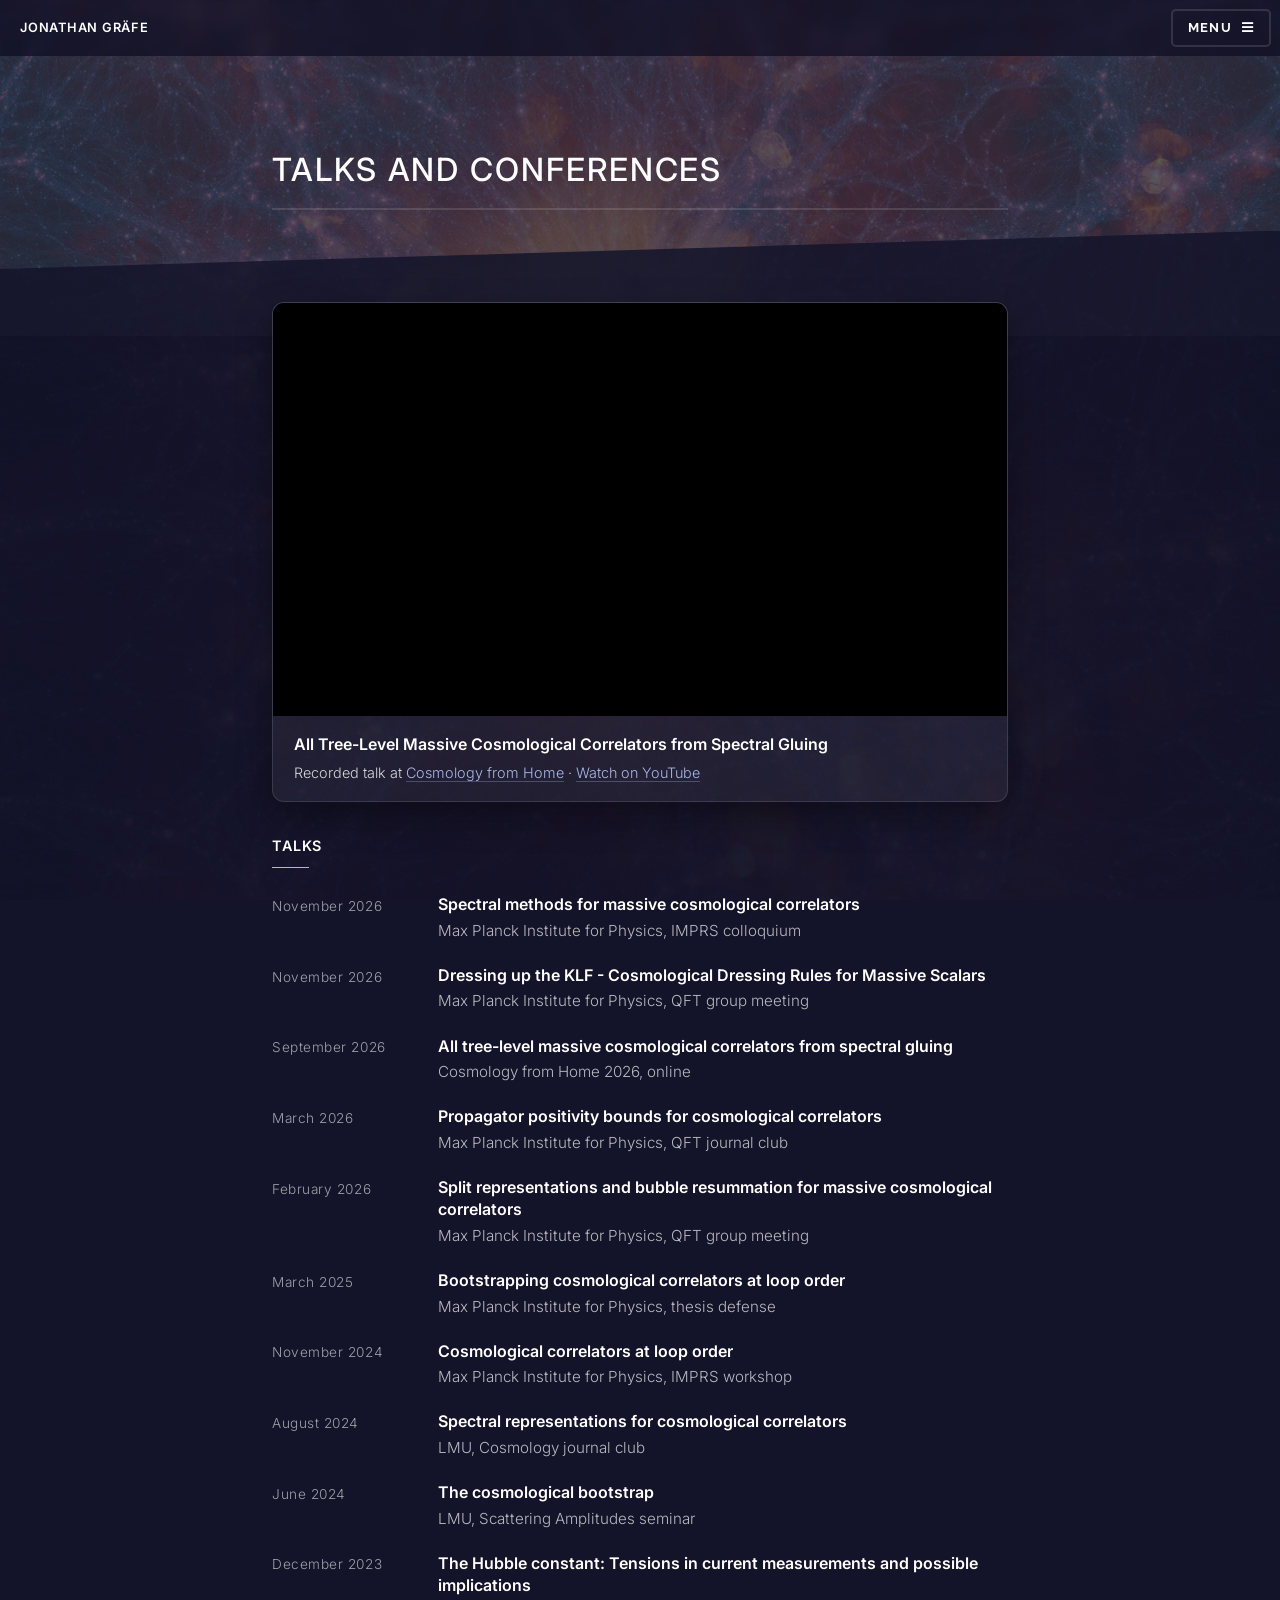
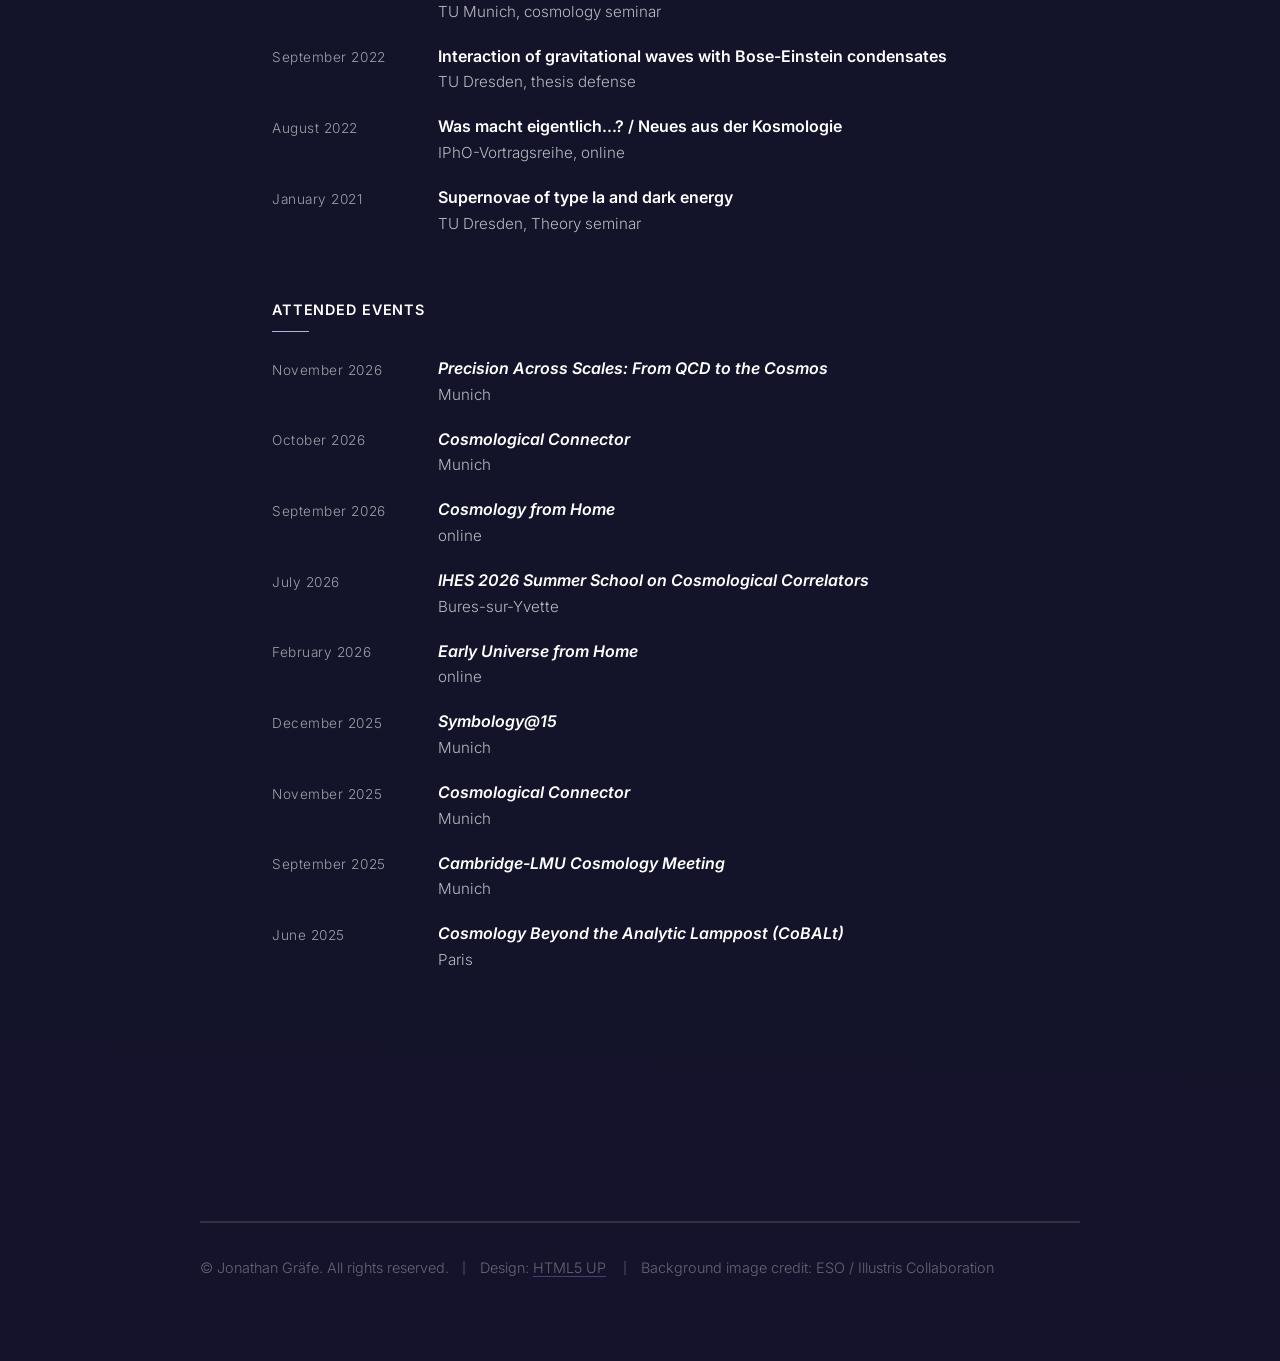
<file: talks.html>
<!DOCTYPE HTML>
<!--
	Solid State by HTML5 UP
	html5up.net | @ajlkn
	Free for personal and commercial use under the CCA 3.0 license (html5up.net/license)
-->
<html>
	<head>
    <title>Talks and Conferences</title>
		<meta charset="utf-8" />
		<meta name="viewport" content="width=device-width, initial-scale=1, user-scalable=no" />
		<link rel="icon" href="favicon.svg" type="image/svg+xml" />
		<link rel="icon" href="favicon-32.png" sizes="32x32" type="image/png" />
		<link rel="icon" href="favicon.ico" sizes="any" />
		<link rel="apple-touch-icon" href="apple-touch-icon.png" />
		<meta name="theme-color" content="#14132b" />
		<link rel="stylesheet" href="assets/css/main.css" />
		<link rel="stylesheet" href="assets/css/custom.css?v=da5588e7" />
		<noscript><link rel="stylesheet" href="assets/css/noscript.css" /></noscript>
	</head>
	<body class="is-preload">

		<!-- Page Wrapper -->
			<div id="page-wrapper">

				<!-- Header -->
					<header id="header">
            <h1><a href="index.html">Jonathan Gräfe</a></h1>
						<nav>
							<a href="#menu">Menu</a>
						</nav>
					</header>

				<!-- Menu -->
				<nav id="menu">
					<div class="inner">
						<h2>Menu</h2>
						<ul class="links">
							<li><a href="index.html">Home</a></li>
							<li><a href="research.html">Research</a></li>
							<li><a href="correlator-tool.html">Correlator Tool</a></li>
							<li><a href="publications.html">Publications</a></li>
							<li><a href="cv.html">CV</a></li>
							<li><a href="talks.html">Talks & Conferences</a></li>
							<li><a href="ioaa.html">IOAA</a></li>
							<li><a href="archery.html">Archery</a></li>
						</ul>
						<a href="#" class="close">Close</a>
					</div>
				</nav>

				<!-- Wrapper -->
					<section id="wrapper">
						<header>
							<div class="inner">
                <h2>Talks and Conferences</h2>
							</div>
						</header>

						<!-- Content -->
							<div class="wrapper">
								<div class="inner">

									<div class="video-card">
										<div class="video-frame">
											<iframe src="https://www.youtube-nocookie.com/embed/2R51nXhjTHA?cc_load_policy=0&hl=en" title="Jonathan Gräfe – All Tree-Level Massive Cosmological Correlators from Spectral Gluing" loading="lazy" allow="accelerometer; clipboard-write; encrypted-media; gyroscope; picture-in-picture; web-share" referrerpolicy="strict-origin-when-cross-origin" allowfullscreen></iframe>
										</div>
										<div class="video-caption">
											<h4>All Tree-Level Massive Cosmological Correlators from Spectral Gluing</h4>
											<p>Recorded talk at <a href="https://www.youtube.com/@CosmologyFromHome">Cosmology from Home</a> &middot; <a href="https://www.youtube.com/watch?v=2R51nXhjTHA">Watch on YouTube</a></p>
										</div>
									</div>

                  <article class="prose wide">
<h3 class="major">Talks</h3>
<div class="timeline">
	<div class="entry">
		<div class="when">November 2026</div>
		<div class="what">
			<h4>Spectral methods for massive cosmological correlators</h4>
			<p class="where">Max Planck Institute for Physics, IMPRS colloquium</p>
		</div>
	</div>
	<div class="entry">
		<div class="when">November 2026</div>
		<div class="what">
			<h4>Dressing up the KLF - Cosmological Dressing Rules for Massive Scalars</h4>
			<p class="where">Max Planck Institute for Physics, QFT group meeting</p>
		</div>
	</div>
	<div class="entry">
		<div class="when">September 2026</div>
		<div class="what">
			<h4>All tree-level massive cosmological correlators from spectral gluing</h4>
			<p class="where">Cosmology from Home 2026, online</p>
		</div>
	</div>
	<div class="entry">
		<div class="when">March 2026</div>
		<div class="what">
			<h4>Propagator positivity bounds for cosmological correlators</h4>
			<p class="where">Max Planck Institute for Physics, QFT journal club</p>
		</div>
	</div>
	<div class="entry">
		<div class="when">February 2026</div>
		<div class="what">
			<h4>Split representations and bubble resummation for massive cosmological correlators</h4>
			<p class="where">Max Planck Institute for Physics, QFT group meeting</p>
		</div>
	</div>
	<div class="entry">
		<div class="when">March 2025</div>
		<div class="what">
			<h4>Bootstrapping cosmological correlators at loop order</h4>
			<p class="where">Max Planck Institute for Physics, thesis defense</p>
		</div>
	</div>
	<div class="entry">
		<div class="when">November 2024</div>
		<div class="what">
			<h4>Cosmological correlators at loop order</h4>
			<p class="where">Max Planck Institute for Physics, IMPRS workshop</p>
		</div>
	</div>
	<div class="entry">
		<div class="when">August 2024</div>
		<div class="what">
			<h4>Spectral representations for cosmological correlators</h4>
			<p class="where">LMU, Cosmology journal club</p>
		</div>
	</div>
	<div class="entry">
		<div class="when">June 2024</div>
		<div class="what">
			<h4>The cosmological bootstrap</h4>
			<p class="where">LMU, Scattering Amplitudes seminar</p>
		</div>
	</div>
	<div class="entry">
		<div class="when">December 2023</div>
		<div class="what">
			<h4>The Hubble constant: Tensions in current measurements and possible implications</h4>
			<p class="where">TU Munich, cosmology seminar</p>
		</div>
	</div>
	<div class="entry">
		<div class="when">September 2022</div>
		<div class="what">
			<h4>Interaction of gravitational waves with Bose-Einstein condensates</h4>
			<p class="where">TU Dresden, thesis defense</p>
		</div>
	</div>
	<div class="entry">
		<div class="when">August 2022</div>
		<div class="what">
			<h4>Was macht eigentlich...? / Neues aus der Kosmologie</h4>
			<p class="where">IPhO-Vortragsreihe, online</p>
		</div>
	</div>
	<div class="entry">
		<div class="when">January 2021</div>
		<div class="what">
			<h4>Supernovae of type Ia and dark energy</h4>
			<p class="where">TU Dresden, Theory seminar</p>
		</div>
	</div>
</div>
<h3 class="major">Attended Events</h3>
<div class="timeline">
	<div class="entry">
		<div class="when">November 2026</div>
		<div class="what">
			<h4><i>Precision Across Scales: From QCD to the Cosmos</i></h4>
			<p class="where">Munich</p>
		</div>
	</div>
	<div class="entry">
		<div class="when">October 2026</div>
		<div class="what">
			<h4><i>Cosmological Connector</i></h4>
			<p class="where">Munich</p>
		</div>
	</div>
	<div class="entry">
		<div class="when">September 2026</div>
		<div class="what">
			<h4><i>Cosmology from Home</i></h4>
			<p class="where">online</p>
		</div>
	</div>
	<div class="entry">
		<div class="when">July 2026</div>
		<div class="what">
			<h4><i>IHES 2026 Summer School on Cosmological Correlators </i></h4>
			<p class="where">Bures-sur-Yvette</p>
		</div>
	</div>
	<div class="entry">
		<div class="when">February 2026</div>
		<div class="what">
			<h4><i>Early Universe from Home </i></h4>
			<p class="where">online</p>
		</div>
	</div>
	<div class="entry">
		<div class="when">December 2025</div>
		<div class="what">
			<h4><i>Symbology@15</i></h4>
			<p class="where">Munich</p>
		</div>
	</div>
	<div class="entry">
		<div class="when">November 2025</div>
		<div class="what">
			<h4><i>Cosmological Connector</i></h4>
			<p class="where">Munich</p>
		</div>
	</div>
	<div class="entry">
		<div class="when">September 2025</div>
		<div class="what">
			<h4><i>Cambridge-LMU Cosmology Meeting</i></h4>
			<p class="where">Munich</p>
		</div>
	</div>
	<div class="entry">
		<div class="when">June 2025</div>
		<div class="what">
			<h4><i>Cosmology Beyond the Analytic Lamppost (CoBALt)</i></h4>
			<p class="where">Paris</p>
		</div>
	</div>
</div>
</article>
								</div>
							</div>

					</section>

				<!-- Footer -->
					<section id="footer">
						<div class="inner">
							<ul class="copyright">
								<li>&copy; Jonathan Gräfe. All rights reserved.</li><li>Design: <a href="http://html5up.net">HTML5 UP</a></li>
								<li>Background image credit: ESO / Illustris Collaboration </li>
							</ul>
						</div>
					</section>

			</div>

		<!-- Scripts -->
			<script src="assets/js/jquery.min.js"></script>
			<script src="assets/js/jquery.scrollex.min.js"></script>
			<script src="assets/js/browser.min.js"></script>
			<script src="assets/js/breakpoints.min.js"></script>
			<script src="assets/js/util.js"></script>
			<script src="assets/js/main.js"></script>
			<script src="assets/js/motion.js?v=3"></script>

	</body>
</html>
</file>
<file: assets/css/custom.css>
/*
	Custom refinements on top of the Solid State template (main.css).
	Loaded after main.css; delete this file and its <link> tags to revert.
	Palette follows the background image: deep indigo, magenta/pink, warm orange.
*/

@import url("https://fonts.googleapis.com/css2?family=Inter:wght@300;400;600;700&display=swap");

:root {
	--accent: #a9b8ea;
	--accent2: #c4a8d8;
	--ink-soft: rgba(255, 255, 255, 0.82);
	--card: rgba(255, 255, 255, 0.05);
	--card-border: rgba(255, 255, 255, 0.12);
}

/* ---- Page background (compressed image instead of the 24 MB original) ---- */

body {
	background-color: transparent;
	background-image: none;
	background-attachment: scroll;
}

/* A fixed layer instead of background-attachment: fixed, which jumps on phones.
   It has its own compositor layer and, on touch screens, a constant pixel height
   (set in motion.js) so that it is never resized while the browser's address bar slides away. */
body:before {
	content: "";
	position: fixed;
	z-index: -1;
	top: 0;
	left: 0;
	width: 100%;
	height: 100vh;
	height: 100lvh;
	height: var(--bg-h, 100lvh);
	background-color: #14132b;
	background-image: linear-gradient(to top, rgba(10, 9, 26, 0.75), rgba(10, 9, 26, 0.75)), url("../../images/bg.jpg");
	background-size: auto, cover;
	background-position: center, center;
	background-repeat: no-repeat;
	pointer-events: none;
	transform: translate3d(0, 0, 0);
	backface-visibility: hidden;
	will-change: transform;
}

html {
	background-color: #14132b;
}

/* ---- Typography ---- */

body, input, select, textarea {
	font-family: "Inter", "Source Sans Pro", Helvetica, sans-serif;
	line-height: 1.6;
	-webkit-font-smoothing: antialiased;
}

p, li {
	color: var(--ink-soft);
}

h1, h2, h3, h4, h5, h6 {
	font-family: "Inter", Helvetica, sans-serif;
	font-weight: 600;
	letter-spacing: 0.06em;
}

/* Headings with a short accent bar that follows the text alignment */
h2.major, h3.major {
	border-bottom: 0;
	padding-bottom: 0;
	margin-bottom: 1em;
}

h2.major:after, h3.major:after {
	content: "";
	display: block;
	width: 2.6em;
	height: 1px;
	margin: 0.7em auto 0 0;
	background: linear-gradient(to right, var(--accent), var(--accent2));
}


#banner h2, #wrapper > header h2 {
	font-weight: 500;
}

#banner p, #wrapper > header p {
	font-weight: 400;
	color: rgba(255, 255, 255, 0.88);
}

/* ---- Spacing ---- */

.wrapper {
	margin: 2.4em 0;
}

.wrapper .inner {
	padding-top: 2em;
	padding-bottom: 0.5em;
}

p {
	margin: 0 0 1em 0;
}

/* ---- Links ---- */

a {
	transition: color 0.2s ease, border-color 0.2s ease;
}

p a, li a {
	color: var(--accent);
	border-bottom: 1px solid rgba(169, 184, 234, 0.3);
}

p a:hover, li a:hover {
	color: #ffffff !important;
	border-bottom-color: var(--accent2);
}

/* ---- Header / menu ---- */

#menu a, #menu li a, #header a {
	color: #ffffff;
	border-bottom: 0;
}

#menu .inner {
	background-color: #2c2e52;
}

#menu li a:hover {
	color: var(--accent) !important;
}


#header {
	background-color: rgba(14, 12, 34, 0.7);
	backdrop-filter: blur(6px);
	-webkit-backdrop-filter: blur(6px);
}

#menu {
	background-color: rgba(20, 19, 43, 0.96);
}

/* ---- Buttons ---- */

.button, input[type="submit"], input[type="reset"], input[type="button"], button {
	border-radius: 999px;
	transition: background-color 0.2s ease, color 0.2s ease, box-shadow 0.2s ease;
}

.button.primary, .button.special {
	background: linear-gradient(to right, var(--accent), var(--accent2));
	color: #1a1533 !important;
	opacity: 0.92;
	box-shadow: none;
}

.button.primary:hover, .button.special:hover {
	background: #ffffff;
}

/* ---- Content blocks ---- */

.wrapper.spotlight .image {
	box-shadow: 0 14px 34px rgba(0, 0, 0, 0.4);
}

.features article {
	background: var(--card);
	border: 1px solid var(--card-border);
	border-radius: 12px;
	padding: 1.4em 1.3em;
	transition: border-color 0.2s ease, background 0.2s ease;
}

.features article:hover {
	border-color: rgba(255, 255, 255, 0.25);
}

.features article h3.major {
	margin-bottom: 0.8em;
}

/* ---- Lists (talks, events, publications) ---- */

ul.alt li {
	border-top: 0;
	padding: 0.4em 0;
}

/* ---- Video embed ---- */

.video-card {
	margin: 0 0 2em 0;
	background: var(--card);
	border: 1px solid var(--card-border);
	border-radius: 12px;
	overflow: hidden;
	box-shadow: 0 14px 34px rgba(0, 0, 0, 0.35);
}

.video-card .video-frame {
	position: relative;
	padding-bottom: 56.25%;
	height: 0;
	background: #000;
}

.video-card .video-frame iframe {
	position: absolute;
	top: 0;
	left: 0;
	width: 100%;
	height: 100%;
	border: 0;
}

.video-card .video-caption {
	padding: 1em 1.3em 1.1em 1.3em;
}

.video-card .video-caption h4 {
	margin: 0 0 0.2em 0;
	font-size: 1em;
	letter-spacing: 0;
	text-transform: none;
}

.video-card .video-caption p {
	margin: 0;
	font-size: 0.9em;
}

/* ---- Footer ---- */

/* No box: the page background shows through at every screen size */
#footer {
	background: none;
	margin-top: 0;
	padding-top: 0;
}

/* ---- Accessibility ---- */

a:focus-visible, button:focus-visible, .button:focus-visible {
	outline: 2px solid var(--accent);
	outline-offset: 3px;
}

@media (prefers-reduced-motion: reduce) {
	* {
		transition: none !important;
	}
}

/* ---- Section shapes ----
	Each section and its two diagonal edges are drawn as ONE translucent shape
	(clip-path), so there are no seams or overlaps between box and triangles. */

#page-wrapper .wrapper,
#page-wrapper .wrapper.spotlight,
#page-wrapper .wrapper.style1,
#page-wrapper .wrapper.style2,
#page-wrapper .wrapper.style3 {
	--w: 2.4em;
	background: none;
	isolation: isolate;
}

#page-wrapper .wrapper:before {
	content: "";
	position: absolute;
	z-index: -1;
	left: 0;
	right: 0;
	top: calc(-1 * var(--w) - 1px);
	bottom: calc(-1 * var(--w) - 1px);
	height: auto;
	width: auto;
	background-image: none;
	box-shadow: none;
	transform: none;
	clip-path: polygon(0 var(--w), 100% 0, 100% 100%, 0 calc(100% - var(--w)));
}

#page-wrapper .wrapper.alt:before {
	clip-path: polygon(0 0, 100% var(--w), 100% calc(100% - var(--w)), 0 100%);
}

#page-wrapper .wrapper:after {
	content: none;
}

/* Section colors (translucent, so the background image shows through) */
#page-wrapper .wrapper:before { background-color: rgba(20,20,42,.86); }
#page-wrapper .wrapper.style1:before { background-color: rgba(20,20,42,.86); }
#page-wrapper .wrapper.style2:before { background-color: rgba(25,26,48,.86); }
#page-wrapper .wrapper.style3:before { background-color: rgba(21,26,46,.86); }
#page-wrapper .wrapper.spotlight:before { background-color: rgba(48,50,88,.86); }
#page-wrapper .wrapper.spotlight.style1:before { background-color: rgba(48,50,88,.86); }
#page-wrapper .wrapper.spotlight.style2:before { background-color: rgba(66,48,84,.86); }
#page-wrapper .wrapper.spotlight.style3:before { background-color: rgba(40,56,96,.86); }

/* ---- Publications ---- */

.papers {
	display: grid;
	gap: 1em;
}

.paper, .topic {
	background: var(--card);
	border: 1px solid var(--card-border);
	border-radius: 12px;
	padding: 1.3em 1.5em;
}

.paper-meta {
	display: flex;
	align-items: center;
	gap: 0.8em;
	margin-bottom: 0.5em;
	font-size: 0.75em;
	letter-spacing: 0.08em;
	text-transform: uppercase;
}

.paper .badge {
	padding: 0.15em 0.8em;
	border-radius: 999px;
	border: 1px solid var(--card-border);
	color: var(--ink-soft);
}

.paper .badge.published {
	border-color: var(--accent);
	color: var(--accent);
}

.paper .year {
	color: rgba(255, 255, 255, 0.55);
}

.paper h3 {
	margin: 0 0 0.3em 0;
	font-size: 1.05em;
	line-height: 1.4;
	text-transform: none;
	letter-spacing: 0;
}

.paper .authors {
	margin: 0 0 0.8em 0;
	font-size: 0.9em;
	color: rgba(255, 255, 255, 0.6);
}

.paper-links {
	margin: 0;
	font-size: 0.85em;
}

.paper .paper-links a {
	display: inline-block;
	margin: 0 0.5em 0.3em 0;
	padding: 0.1em 0.9em;
	border: 1px solid rgba(169, 184, 234, 0.4);
	border-radius: 999px;
	transition: background-color 0.2s ease, color 0.2s ease;
}

.paper .paper-links a:hover {
	background-color: rgba(169, 184, 234, 0.18);
}

/* ---- Research page: one continuous reading flow ---- */

.prose {
	margin: 0 0 3em 0;
}

.prose p {
	line-height: 1.75;
}

.prose p.lead {
	font-size: 1.15em;
	line-height: 1.7;
	color: #ffffff;
}

.prose h3.major {
	margin-top: 3.6em;
}

.prose p.paper-links {
	margin-top: -0.2em;
	margin-bottom: 2.4em;
	font-size: 0.9em;
	color: rgba(255, 255, 255, 0.6);
}

.prose p.paper-links a {
	margin-left: 0.2em;
}

.video-card {
	text-align: left;
}

/* ---- Link cards: even padding (remove the template's bottom margin on the link) ---- */

.features article a.special {
	margin: 0;
}

.features article:has(> a.special:only-child) {
	display: flex;
	align-items: center;
	padding: 1.1em 1.4em;
}

/* ---- Collapsible abstracts ---- */

.paper details.abstract {
	margin-top: 0.8em;
}

.paper details.abstract summary {
	display: inline-block;
	cursor: pointer;
	list-style: none;
	font-size: 0.8em;
	letter-spacing: 0.08em;
	text-transform: uppercase;
	color: rgba(255, 255, 255, 0.7);
	transition: color 0.2s ease;
}

.paper details.abstract summary::-webkit-details-marker {
	display: none;
}

.paper details.abstract summary:before {
	content: "+";
	display: inline-block;
	width: 1.2em;
	color: var(--accent);
}

.paper details.abstract[open] summary:before {
	content: "\2212";
}

.paper details.abstract summary:hover {
	color: #ffffff;
}

.paper details.abstract p {
	margin: 0.8em 0 0 0;
	padding-left: 1em;
	border-left: 1px solid var(--card-border);
	font-size: 0.9em;
	line-height: 1.7;
}

/* ---- Timelines (CV, talks) ---- */

.prose.wide {
	max-width: none;
}

.prose h3.major:first-child {
	margin-top: 0;
}

.timeline {
	margin-bottom: 1em;
}

.entry {
	display: grid;
	grid-template-columns: 9em 1fr;
	gap: 1.4em;
	padding: 0.65em 0;
}

.entry .when {
	padding-top: 0.2em;
	font-size: 0.85em;
	letter-spacing: 0.04em;
	color: rgba(255, 255, 255, 0.6);
}

.entry h4 {
	margin: 0 0 0.2em 0;
	font-size: 1em;
	line-height: 1.4;
	text-transform: none;
	letter-spacing: 0;
}

.entry p {
	margin: 0 0 0.3em 0;
	font-size: 0.95em;
	line-height: 1.6;
}

.entry p.where {
	color: rgba(255, 255, 255, 0.7);
}

.entry p:last-child {
	margin-bottom: 0;
}

@media screen and (max-width: 736px) {
	.entry {
		grid-template-columns: 1fr;
		gap: 0.2em;
	}
}

/* ---- Archery: readable text width, full-width pictures ---- */

.prose-flow > p {
	font-size: 1.05em;
	line-height: 1.8;
}

.prose-flow .image.right {
	margin-left: 1.5em;
}

.prose-flow .box.alt {
	margin-bottom: 2em;
}

/* ---- Photo gallery + lightbox ---- */

.gallery .gallery-item {
	cursor: zoom-in;
	overflow: hidden;
	border-radius: 10px;
}

.gallery .gallery-item img {
	transition: transform 0.35s ease, filter 0.35s ease;
}

.gallery .gallery-item:hover img {
	transform: scale(1.04);
	filter: brightness(1.08);
}

/* ---- Landing page ---- */

details.earlier-news summary {
	display: inline-block;
	cursor: pointer;
	list-style: none;
	font-size: 0.8em;
	letter-spacing: 0.08em;
	text-transform: uppercase;
	color: rgba(255, 255, 255, 0.7);
}

details.earlier-news summary::-webkit-details-marker {
	display: none;
}

details.earlier-news summary:before {
	content: "+";
	display: inline-block;
	width: 1.2em;
	color: var(--accent);
}

details.earlier-news[open] summary:before {
	content: "\2212";
}

details.earlier-news summary:hover {
	color: #ffffff;
}

details.earlier-news p {
	margin-top: 0.8em;
}

/* ---- Landing page banner: two quiet extra lines ---- */

#banner p.affiliation {
	margin: 0.4em 0 0 0;
	font-size: 0.8em;
	letter-spacing: 0.14em;
	text-transform: uppercase;
	font-weight: 400;
	color: rgba(255, 255, 255, 0.78);
}

#banner p.keywords {
	margin: 1.6em 0 0 0;
	padding-top: 1.1em;
	border-top: 1px solid rgba(255, 255, 255, 0.18);
	font-size: 0.85em;
	letter-spacing: 0.04em;
	text-transform: none;
	font-weight: 400;
	color: rgba(255, 255, 255, 0.92);
}

#banner p.keywords span + span:before {
	content: "\00b7";
	margin: 0 0.8em;
	color: rgba(255, 255, 255, 0.45);
}

@media screen and (max-width: 736px) {
	#banner p.keywords span {
		display: block;
	}

	#banner p.keywords span + span:before {
		content: none;
	}
}

/* ---- Landing page: full-screen opening, content starts below the fold ---- */

html {
	scroll-behavior: smooth;
}

#banner {
	position: relative;
	box-sizing: border-box;
	display: flex;
	align-items: center;
	min-height: 100vh;
	min-height: 100svh;
	margin-bottom: 0;
	padding-top: 4em;
	padding-bottom: 7em;
	background: none;
}

#banner .inner {
	width: 100%;
	max-width: 55em;
}

.scroll-hint {
	position: absolute;
	left: 50%;
	bottom: 2.4em;
	width: 2.6em;
	height: 2.6em;
	margin-left: -1.3em;
	border: 1px solid rgba(255, 255, 255, 0.35);
	border-radius: 50%;
	transition: border-color 0.2s ease, background-color 0.2s ease;
	animation: scroll-hint-bob 2.8s ease-in-out infinite;
}

.scroll-hint:before {
	content: "";
	position: absolute;
	left: 50%;
	top: 50%;
	width: 0.65em;
	height: 0.65em;
	margin: -0.5em 0 0 -0.33em;
	border-right: 1px solid rgba(255, 255, 255, 0.85);
	border-bottom: 1px solid rgba(255, 255, 255, 0.85);
	transform: rotate(45deg);
}

.scroll-hint:hover {
	border-color: var(--accent);
	background-color: rgba(255, 255, 255, 0.06);
}

@keyframes scroll-hint-bob {
	0%, 100% { transform: translateY(0); }
	50% { transform: translateY(6px); }
}

@media (prefers-reduced-motion: reduce) {
	html {
		scroll-behavior: auto;
	}

	.scroll-hint {
		animation: none;
	}
}

/* ---- Landing page buttons: fade in after the text ---- */

#banner .actions {
	display: flex;
	flex-direction: row;
	flex-wrap: wrap;
	justify-content: flex-start;
	margin: 2em 0 0 0;
	opacity: 1;
	transform: translateY(0);
	transition: opacity 0.6s ease 1.1s, transform 0.6s ease 1.1s;
}

#banner .actions li {
	width: auto;
	padding: 0 0.8em 0.8em 0;
}

body.is-preload #banner .actions {
	opacity: 0;
	transform: translateY(8px);
}

#banner .actions .button {
	min-width: 9em;
	text-align: center;
}

@media (prefers-reduced-motion: reduce) {
	#banner .actions {
		transition: none;
	}
}

@media screen and (max-width: 480px) {
	#banner .actions {
		flex-wrap: nowrap;
		margin-left: 0;
	}

	#banner .actions li {
		flex: 0 1 auto;
		padding: 0 0.5em 0 0;
	}

	#banner .actions .button {
		min-width: 0;
		height: 3em;
		line-height: 3em;
		padding: 0 1.1em;
		font-size: 0.6em;
		letter-spacing: 0.08em;
	}
}

/* ---- Landing page details ---- */

.video-card .video-caption p.summary {
	margin: 0 0 0.6em 0;
	font-size: 0.95em;
	color: var(--ink-soft);
}

/* ---- News: date | text ---- */

.news .entry {
	grid-template-columns: 7em 1fr;
	padding: 0.45em 0;
}

.news .entry p {
	margin: 0;
	font-size: 1em;
}

.news .entry .when {
	padding-top: 0.1em;
}

details.earlier-news .news {
	margin-top: 0.6em;
}

@media screen and (max-width: 736px) {
	.news .entry {
		grid-template-columns: 1fr;
	}
}

/* ---- Subpages: title and content share one centered column ---- */

#wrapper > header .inner,
#wrapper > header ~ .wrapper .inner {
	max-width: 46em;
	margin-left: auto;
	margin-right: auto;
}

/* ---- Landing page: same alignment in every section ---- */

#page-wrapper .wrapper.spotlight:nth-child(n) .inner {
	flex-direction: row;
	text-align: left;
}

#page-wrapper .wrapper.spotlight:nth-child(n) .image {
	margin: 0 3em 2em 0;
}

@media screen and (max-width: 980px) {
	#page-wrapper .wrapper.spotlight:nth-child(n) .image {
		margin: 0 2em 2em 0;
	}
}

@media screen and (max-width: 736px) {
	#page-wrapper .wrapper.spotlight:nth-child(n) .inner {
		display: block;
	}

	#page-wrapper .wrapper.spotlight:nth-child(n) .image {
		display: block;
		width: 11em;
		max-width: 70%;
		margin: 0 0 1.4em 0 !important;
	}
}

/* ---- Figures on the research page ---- */

.research-figure {
	margin: 1.8em 0 1.4em 0;
}

.research-figure .fig-panels {
	display: grid;
	grid-template-columns: 1fr 1fr;
	gap: 0.8em;
}

.research-figure .fig-panels.single {
	grid-template-columns: 1fr;
}

.research-figure .fig-panels a.image {
	display: block;
	margin: 0;
	background: #ffffff;
	border-radius: 10px;
	border-bottom: 0;
}

.research-figure .fig-panels img {
	display: block;
	width: 100%;
	height: auto;
	border-radius: 0;
	padding: 0.5em;
}

.research-figure figcaption {
	margin-top: 0.8em;
	font-size: 0.85em;
	line-height: 1.6;
	color: rgba(255, 255, 255, 0.7);
}

.research-figure figcaption .fig-source {
	display: block;
	margin-top: 0.3em;
	color: rgba(255, 255, 255, 0.5);
}

@media screen and (max-width: 736px) {
	.research-figure .fig-panels {
		grid-template-columns: 1fr;
	}
}

/* ---- Diagram figure: chain of bubble loops ---- */

.research-figure.diagram {
	padding: 1.4em 1.2em 1em 1.2em;
	background: var(--card);
	border: 1px solid var(--card-border);
	border-radius: 12px;
}

.research-figure.diagram svg {
	display: block;
	width: 100%;
	height: auto;
}

.research-figure.diagram .leg {
	stroke: rgba(255, 255, 255, 0.85);
	stroke-width: 2;
	stroke-linecap: round;
}

.research-figure.diagram .v {
	fill: #ffffff;
}

.research-figure.diagram .loop {
	fill: none;
	stroke: var(--accent);
	stroke-width: 2.4;
}

.research-figure.diagram .op {
	fill: rgba(255, 255, 255, 0.7);
	font-family: "Inter", sans-serif;
	font-size: 30px;
}

.research-figure .formula {
	margin: 0.6em 0 0.4em 0;
	text-align: center;
	font-size: 1.2em;
	line-height: 2;
	color: #ffffff;
}

.research-figure .formula .sumop {
	display: inline-flex;
	flex-direction: column;
	align-items: center;
	vertical-align: middle;
	margin-right: 0.15em;
	line-height: 1;
}

.research-figure .formula .sumop .sigma {
	font-size: 1.7em;
	line-height: 1;
}

.research-figure .formula .sumop .lim {
	font-size: 0.55em;
	line-height: 1.2;
}

.research-figure .formula .fraction {
	display: inline-block;
	vertical-align: middle;
	text-align: center;
	line-height: 1.3;
}

.research-figure .formula .fraction > span {
	display: block;
	padding: 0 0.3em;
}

.research-figure .formula .fraction > span:first-child {
	border-bottom: 1px solid rgba(255, 255, 255, 0.8);
}

/* ---- Roadmap diagram ---- */

.research-figure.roadmap svg .hl-red { fill: rgba(255, 140, 140, 0.22); }
.research-figure.roadmap svg .hl-blue { fill: rgba(130, 175, 255, 0.24); }
.research-figure.roadmap svg .hl-green { fill: rgba(130, 220, 150, 0.22); }

.research-figure.roadmap svg .leg { stroke-width: 4; }

.research-figure.roadmap svg .ar {
	fill: none;
	stroke-width: 4;
	stroke-linecap: round;
	stroke-linejoin: round;
}

.research-figure.roadmap svg .a-red { stroke: #ff9d9d; }
.research-figure.roadmap svg .a-blue { stroke: #8fb6ff; }
.research-figure.roadmap svg .a-green { stroke: #8fe0a2; }
.research-figure.roadmap svg .a-white { stroke: rgba(255, 255, 255, 0.9); }

.research-figure.roadmap svg .lab {
	font-family: "Inter", sans-serif;
	font-size: 54px;
	font-weight: 500;
}

.research-figure.roadmap svg .t-red { fill: #ff9d9d; }
.research-figure.roadmap svg .t-blue { fill: #8fb6ff; }
.research-figure.roadmap svg .t-green { fill: #8fe0a2; }

/* ---- Intro diagram: from fluctuations to patterns ---- */

.intro-diagram svg .ring {
	fill: rgba(255, 255, 255, 0.03);
	stroke: rgba(255, 255, 255, 0.6);
	stroke-width: 2;
}

.intro-diagram svg .wave {
	fill: none;
	stroke: var(--accent);
	stroke-width: 3;
	stroke-linecap: round;
}

.intro-diagram svg .gal { fill: #ffffff; }

.intro-diagram svg .hi { fill: var(--accent); }

.intro-diagram svg .corr {
	stroke: var(--accent);
	stroke-width: 2.4;
	stroke-dasharray: 7 7;
	stroke-linecap: round;
}

.intro-diagram svg .ar {
	fill: none;
	stroke: rgba(255, 255, 255, 0.85);
	stroke-width: 3;
	stroke-linecap: round;
	stroke-linejoin: round;
}

.intro-diagram svg .lab {
	fill: rgba(255, 255, 255, 0.88);
	font-family: "Inter", sans-serif;
	font-size: 34px;
}

.intro-diagram svg .lab.dim {
	fill: rgba(255, 255, 255, 0.6);
	font-size: 30px;
}

.intro-diagram svg .lab.small {
	font-size: 30px;
}

.intro-diagram svg .lab.t-acc {
	fill: var(--accent);
}

.intro-diagram svg .lab.halo {
	stroke: #1b1a33;
	stroke-width: 8px;
	paint-order: stroke;
	stroke-linejoin: round;
}

/* ---- Analytic methods: Feynman diagrams ---- */

.feyn-diagram svg .prop {
	fill: none;
	stroke: var(--accent);
	stroke-width: 2.6;
	stroke-linecap: round;
}

.feyn-diagram svg .bdry {
	stroke: rgba(255, 255, 255, 0.5);
	stroke-width: 2;
	stroke-dasharray: 9 8;
}

.feyn-diagram svg .end {
	fill: #1b1a33;
	stroke: rgba(255, 255, 255, 0.85);
	stroke-width: 2;
}

.feyn-diagram svg .eta {
	fill: var(--accent);
	font-family: "Inter", sans-serif;
	font-style: italic;
	font-size: 32px;
}

.feyn-diagram svg .lab {
	fill: rgba(255, 255, 255, 0.88);
	font-family: "Inter", sans-serif;
	font-size: 34px;
}

.feyn-diagram svg .lab.dim {
	fill: rgba(255, 255, 255, 0.6);
	font-size: 28px;
}

/* ---- Page links (end of the research page) ---- */

ul.page-links {
	display: flex;
	flex-direction: row !important;
	align-items: flex-start !important;
	justify-content: flex-start !important;
	flex-wrap: wrap;
	gap: 0.8em;
	margin: 2.6em 0 1em 0;
	padding: 0;
	list-style: none;
}

ul.page-links li {
	padding: 0;
}

ul.page-links .button {
	white-space: nowrap;
}

ul.page-links li {
	flex: 0 0 auto !important;
	width: auto !important;
	margin: 0 !important;
	text-align: left;
}

ul.page-links .button {
	display: inline-block !important;
	width: auto !important;
	min-width: 0 !important;
	padding: 0 2em !important;
}

/* ---- Cards: the whole card is the link ---- */

.features article {
	position: relative;
}

.features article a.card-link {
	display: inline-block;
	margin: 0.4em 0 0 0;
	font-size: 0.9em;
	font-weight: 600;
	letter-spacing: 0.04em;
	color: var(--accent);
	border-bottom: 0;
	text-transform: none;
}

.features article a.card-link:after {
	content: "";
	position: absolute;
	top: 0;
	right: 0;
	bottom: 0;
	left: 0;
}

.features article:hover a.card-link {
	color: #ffffff;
}

.features article:hover {
	cursor: pointer;
}

/* ---- IOAA page ---- */

.facts {
	display: grid;
	grid-template-columns: repeat(4, 1fr);
	gap: 1em;
	margin: 0 0 1.4em 0;
	padding: 1.2em 0;
	border-top: 1px solid rgba(255, 255, 255, 0.15);
	border-bottom: 1px solid rgba(255, 255, 255, 0.15);
}

.facts .fact {
	display: flex;
	flex-direction: column;
	gap: 0.3em;
}

.facts .num {
	font-size: 1.9em;
	font-weight: 600;
	line-height: 1.1;
	color: #ffffff;
}

.facts .cap {
	font-size: 0.8em;
	line-height: 1.4;
	color: rgba(255, 255, 255, 0.65);
}

.table-wrap {
	margin: 1.4em 0 0.6em 0;
	overflow-x: auto;
}

table.results {
	width: 100%;
	margin: 0;
	border-collapse: collapse;
	background: none;
	font-size: 0.95em;
}

table.results th, table.results td {
	padding: 0.55em 0.6em;
	border: 0;
	border-bottom: 1px solid rgba(255, 255, 255, 0.1);
	text-align: center;
	color: var(--ink-soft);
	background: none;
}

table.results thead th {
	font-size: 0.75em;
	font-weight: 600;
	letter-spacing: 0.08em;
	text-transform: uppercase;
	color: rgba(255, 255, 255, 0.7);
	border-bottom: 1px solid rgba(255, 255, 255, 0.25);
	white-space: nowrap;
}

table.results th:first-child, table.results td:first-child,
table.results .place {
	text-align: left;
}

table.results tbody th {
	font-weight: 600;
	color: #ffffff;
}

table.results .place {
	color: rgba(255, 255, 255, 0.65);
}

table.results tbody tr:nth-child(2n + 1) {
	background: none;
}

table.results .medal {
	display: inline-block;
	width: 0.7em;
	height: 0.7em;
	margin-right: 0.5em;
	border-radius: 50%;
	vertical-align: baseline;
}

table.results .medal.gold { background: #e6c767; }
table.results .medal.silver { background: #c8d0da; }
table.results .medal.bronze { background: #cd8f5a; }
table.results .medal.hm { background: none; border: 1px solid rgba(255, 255, 255, 0.6); }

p.table-note {
	font-size: 0.8em;
	line-height: 1.6;
	color: rgba(255, 255, 255, 0.55);
}

@media screen and (max-width: 736px) {
	.facts {
		grid-template-columns: 1fr 1fr;
		row-gap: 1.4em;
	}
}

@media screen and (max-width: 520px) {
	table.results .place {
		display: none;
	}

	table.results th, table.results td {
		padding: 0.5em 0.35em;
	}

	table.results .medal {
		margin-right: 0.3em;
	}
}

/* ---- Photo grid (IOAA page): uniform thumbnails, enlarged by gallery.js ---- */

.photo-grid {
	display: grid;
	grid-template-columns: repeat(auto-fill, minmax(12em, 1fr));
	gap: 0.8em;
	margin: 1.2em 0 2em 0;
}

.photo-grid .gallery-item {
	display: block;
	overflow: hidden;
	border-radius: 10px;
	border-bottom: 0;
	cursor: zoom-in;
	aspect-ratio: 3 / 2;
}

.photo-grid .gallery-item img {
	display: block;
	width: 100%;
	height: 100%;
	object-fit: cover;
	object-position: center 30%;
	transition: transform 0.35s ease, filter 0.35s ease;
}

.photo-grid .gallery-item:hover img {
	transform: scale(1.04);
	filter: brightness(1.08);
}

/* ---- Photo credits ---- */

.image .credit {
	display: block;
	padding-top: 0.4em;
	font-size: 0.7em;
	line-height: 1.4;
	text-align: right;
	color: rgba(255, 255, 255, 0.6);
}

p.photo-credit {
	margin: -1em 0 0 0;
	font-size: 0.75em;
	color: rgba(255, 255, 255, 0.55);
}

/* Any photo that opens in the enlarged view */
a.gallery-item {
	cursor: zoom-in;
}

/* ---- Smooth open/close (details.js) ---- */

.details-body {
	overflow: hidden;
}

/* ---- Motion ---- */

@keyframes page-in { from { opacity: 0; } to { opacity: 1; } }
@keyframes reveal-up {
	from { opacity: 0; transform: translateY(14px); }
	to { opacity: 1; transform: none; }
}

@media (prefers-reduced-motion: no-preference) {
	body { animation: page-in 0.5s ease; }

	body.is-leaving {
		opacity: 0;
		transition: opacity 0.18s ease;
	}

	html.reveal-ready .reveal { opacity: 0; }

	html.reveal-ready .reveal.is-visible {
		animation: reveal-up 0.6s cubic-bezier(0.2, 0.7, 0.2, 1) both;
	}
}

@media print {
	html.reveal-ready .reveal { opacity: 1 !important; transform: none !important; }
}

/* Plus sign that turns into a minus (abstracts, earlier news) */
.paper details.abstract summary,
details.earlier-news summary {
	position: relative;
	padding-left: 1.5em;
}

.paper details.abstract summary:before,
.paper details.abstract summary:after,
details.earlier-news summary:before,
details.earlier-news summary:after {
	content: "";
	position: absolute;
	left: 0.1em;
	top: 50%;
	width: 0.75em;
	height: 1.6px;
	margin: -0.8px 0 0 0;
	background: var(--accent);
	border-radius: 1px;
	transition: transform 0.3s ease;
}

.paper details.abstract summary:after,
details.earlier-news summary:after {
	transform: rotate(90deg);
}

.paper details.abstract[open] summary:before,
details.earlier-news[open] summary:before {
	content: "";
}

.paper details.abstract[open]:not(.closing) summary:after,
details.earlier-news[open]:not(.closing) summary:after {
	transform: rotate(0deg);
}

/* ---- Correlator tool ---- */

[hidden] {
	display: none !important;
}

.ct-card {
	margin: 1.4em 0;
	padding: 1.1em 1.2em;
	background: var(--card);
	border: 1px solid var(--card-border);
	border-radius: 12px;
}

.ct-toolbar {
	display: flex;
	flex-wrap: wrap;
	align-items: center;
	gap: 0.5em;
	margin-bottom: 0.9em;
}

.ct-spacer {
	flex: 1 1 auto;
}

.ct-tool, .ct-chip {
	display: inline-block;
	width: auto;
	height: auto;
	min-width: 0;
	margin: 0;
	padding: 0.45em 1.1em;
	line-height: 1.4;
	font-size: 0.8em;
	font-weight: 600;
	letter-spacing: 0.06em;
	text-transform: none;
	color: #ffffff;
	background: transparent;
	border: 1px solid var(--card-border);
	border-radius: 999px;
	box-shadow: none;
	cursor: pointer;
	transition: background-color 0.2s ease, border-color 0.2s ease, color 0.2s ease;
}

.ct-tool:hover, .ct-chip:hover {
	background: rgba(169, 184, 234, 0.16);
	border-color: rgba(169, 184, 234, 0.5);
	color: #ffffff;
}

.ct-tool.is-active {
	background: linear-gradient(to right, var(--accent), var(--accent2));
	border-color: transparent;
	color: #1a1533;
}

.ct-ghost {
	color: rgba(255, 255, 255, 0.65);
}

#ct-canvas {
	display: block;
	width: 100%;
	height: auto;
	touch-action: none;
	user-select: none;
	-webkit-user-select: none;
	background: rgba(8, 7, 24, 0.45);
	border: 1px solid rgba(255, 255, 255, 0.08);
	border-radius: 10px;
}

#ct-canvas.tool-vertex { cursor: crosshair; }
#ct-canvas.tool-edge { cursor: cell; }
#ct-canvas.tool-erase { cursor: not-allowed; }

#ct-canvas .ct-edge {
	stroke: rgba(255, 255, 255, 0.85);
	stroke-width: 3;
	stroke-linecap: round;
}

#ct-canvas .ct-edge-hit {
	stroke: transparent;
	stroke-width: 18;
}

#ct-canvas .ct-dir {
	stroke: var(--accent);
	stroke-width: 2.4;
	stroke-linecap: round;
}

#ct-canvas .ct-arrowhead {
	fill: var(--accent);
}

#ct-canvas .ct-rubber {
	stroke: var(--accent);
	stroke-width: 2.4;
	stroke-dasharray: 6 6;
	stroke-linecap: round;
	pointer-events: none;
}

#ct-canvas .ct-vertex {
	cursor: pointer;
	outline: none;
}

#ct-canvas.tool-move .ct-vertex { cursor: grab; }

#ct-canvas .ct-vertex circle {
	fill: #1b1a33;
	stroke: #ffffff;
	stroke-width: 2.4;
	transition: fill 0.15s ease, stroke 0.15s ease;
}

#ct-canvas .ct-vertex text {
	fill: #ffffff;
	font-family: "Inter", sans-serif;
	font-size: 16px;
	font-weight: 600;
	pointer-events: none;
}

#ct-canvas .ct-vertex:hover circle {
	stroke: var(--accent);
}

#ct-canvas .ct-vertex.is-pending circle {
	stroke: var(--accent2);
	stroke-width: 4;
}

#ct-canvas .ct-vertex.is-root circle {
	fill: var(--accent);
	stroke: #ffffff;
}

#ct-canvas .ct-vertex.is-root text:not(.ct-roottag) {
	fill: #1a1533;
}

#ct-canvas .ct-roottag {
	fill: var(--accent) !important;
	font-size: 12px !important;
	font-weight: 500 !important;
	letter-spacing: 0.12em;
	text-transform: uppercase;
}

.ct-hint {
	margin: 0.8em 0 0.2em 0;
	font-size: 0.85em;
	color: rgba(255, 255, 255, 0.7);
}

.ct-status {
	min-height: 1.4em;
	margin: 0 0 0.6em 0;
	font-size: 0.85em;
	color: #ffb4a8;
}

.ct-presets {
	display: flex;
	flex-wrap: wrap;
	align-items: center;
	gap: 0.5em;
}

.ct-presets > span {
	margin-right: 0.3em;
	font-size: 0.75em;
	letter-spacing: 0.1em;
	text-transform: uppercase;
	color: rgba(255, 255, 255, 0.55);
}

.ct-placeholder {
	padding: 1em 1.2em;
	border: 1px dashed var(--card-border);
	border-radius: 12px;
}

.ct-rootinfo {
	font-size: 0.85em;
	letter-spacing: 0.04em;
	color: rgba(255, 255, 255, 0.6);
}

.ct-formula {
	overflow-x: auto;
	overflow-y: hidden;
	padding: 0.4em 0;
	color: #ffffff;
	font-size: 1.05em;
}

.ct-formula .katex-display {
	margin: 0.3em 0;
}

.ct-formula-card .ct-coef {
	margin-top: 0.4em;
	padding-top: 0.8em;
	border-top: 1px solid rgba(255, 255, 255, 0.1);
}

.ct-actions {
	margin-top: 0.4em;
	text-align: right;
}

.ct-defs {
	overflow-x: auto;
	color: #ffffff;
}

.ct-region {
	margin-top: 1em;
}

.ct-region .katex {
	color: #ffffff;
}

.ct-matrices .ct-formula {
	margin: 0.4em 0;
}

#ct-steps {
	margin-top: 1.4em;
}

#ct-steps summary {
	margin-bottom: 0.4em;
}

.prose .katex {
	font-size: 1em;
}

@media screen and (max-width: 736px) {
	.ct-card {
		padding: 0.9em 0.8em;
	}

	.ct-formula {
		font-size: 0.9em;
	}
}

.ct-defs {
	padding: 0.4em 1.2em;
}

.ct-def {
	display: grid;
	grid-template-columns: 10em 1fr;
	gap: 1.2em;
	align-items: center;
	padding: 0.8em 0;
	border-bottom: 1px solid rgba(255, 255, 255, 0.08);
}

.ct-def:last-child {
	border-bottom: 0;
}

.ct-def-name {
	font-size: 0.75em;
	letter-spacing: 0.1em;
	text-transform: uppercase;
	color: rgba(255, 255, 255, 0.6);
}

.ct-def-math {
	overflow-x: auto;
	overflow-y: hidden;
	color: #ffffff;
}

@media screen and (max-width: 736px) {
	.ct-def {
		grid-template-columns: 1fr;
		gap: 0.3em;
	}
}

/* KaTeX uses an "inner" helper class (for \neq, \not, overlaps). Keep the template's .inner layout off it. */
.katex .inner {
	width: auto !important;
	max-width: none !important;
	margin: 0 !important;
	padding: 0 !important;
}

/* ---- Correlator tool: full correlator ---- */

.ct-optional {
	display: inline-block;
	margin-left: 0.8em;
	padding: 0.1em 0.8em;
	vertical-align: middle;
	font-size: 0.55em;
	font-weight: 600;
	letter-spacing: 0.1em;
	text-transform: uppercase;
	color: var(--accent);
	border: 1px solid rgba(169, 184, 234, 0.45);
	border-radius: 999px;
}

.ct-order-label {
	margin: 0 0 0.6em 0;
	font-size: 0.75em;
	letter-spacing: 0.1em;
	text-transform: uppercase;
	color: rgba(255, 255, 255, 0.55);
}

.ct-order {
	display: flex;
	flex-wrap: wrap;
	align-items: center;
	gap: 0.4em;
	margin-bottom: 1em;
	min-height: 2.2em;
}

.ct-ord {
	display: inline-flex;
	align-items: center;
	gap: 0.15em;
	padding: 0.1em 0.3em;
	color: #ffffff;
	background: rgba(255, 255, 255, 0.05);
	border: 1px solid var(--card-border);
	border-radius: 999px;
}

.ct-ord span {
	min-width: 1.8em;
	text-align: center;
	font-size: 0.95em;
}

.ct-ord button {
	width: 1.8em;
	height: 1.8em;
	min-width: 0;
	margin: 0;
	padding: 0;
	line-height: 1.7em;
	font-size: 1.1em;
	text-align: center;
	color: rgba(255, 255, 255, 0.8);
	background: transparent;
	border: 0;
	box-shadow: none;
	cursor: pointer;
}

.ct-ord button:hover:not(:disabled) {
	color: var(--accent);
}

.ct-ord button:disabled {
	opacity: 0.25;
	cursor: default;
}

.ct-ord-sep {
	color: rgba(255, 255, 255, 0.5);
}

.ct-row {
	display: flex;
	flex-wrap: wrap;
	gap: 0.6em;
}

.ct-chip.ct-primary {
	background: linear-gradient(to right, var(--accent), var(--accent2));
	border-color: transparent;
	color: #1a1533;
}

.ct-chip.ct-primary:hover {
	background: #ffffff;
	color: #1a1533;
}

.ct-chip:disabled {
	opacity: 0.4;
	cursor: default;
}

.ct-actions-right {
	margin: 1em 0 0.4em 0;
	text-align: right;
}

.ct-eq {
	margin: 0.2em 0;
}

.ct-config {
	margin: 0.8em 0;
	padding: 0.6em 1em;
	background: var(--card);
	border: 1px solid var(--card-border);
	border-radius: 12px;
}

details.ct-config > summary {
	display: flex;
	align-items: center;
	gap: 1em;
	width: 100%;
	box-sizing: border-box;
	padding: 0.4em 0 0.4em 1.5em;
	font-size: 0.8em;
}

details.ct-config > summary > span {
	color: rgba(255, 255, 255, 0.85);
}

.ct-mini {
	flex: 0 0 auto;
	width: 120px;
	height: auto;
}

.ct-mini .ct-mini-e {
	stroke: rgba(255, 255, 255, 0.8);
	stroke-width: 1.8;
}

.ct-mini .ct-mini-cut {
	stroke-dasharray: 3 3;
	stroke: rgba(255, 255, 255, 0.5);
}

.ct-mini .ct-mini-v {
	stroke: #ffffff;
	stroke-width: 1.8;
}

.ct-mini .ct-mini-plus {
	fill: var(--accent);
}

.ct-mini .ct-mini-minus {
	fill: #1b1a33;
}

.ct-config-body {
	padding-top: 0.6em;
}

.ct-cluster-title {
	margin: 1.4em 0 0.2em 0;
	font-size: 0.8em;
	font-weight: 600;
	letter-spacing: 0.08em;
	text-transform: uppercase;
	color: rgba(255, 255, 255, 0.75);
}

.ct-term-title {
	margin: 1.1em 0 0 0;
	padding-left: 0.8em;
	font-size: 0.8em;
	color: rgba(255, 255, 255, 0.55);
	border-left: 2px solid rgba(169, 184, 234, 0.45);
}

/* Definition rows: display maths never wraps; left-aligned, scrolls sideways if needed */
.ct-def-math .katex-display {
	margin: 0;
	text-align: left;
}

.ct-def-math .katex-display > .katex {
	text-align: left;
}

.ct-cond {
	display: inline-block;
	white-space: nowrap;
}

.ct-eq:empty {
	min-height: 2.6em;
}

/* Progress bar */
.ct-progress {
	margin: 1.1em 0 0.2em 0;
}

.ct-progress-track {
	position: relative;
	height: 0.55em;
	overflow: hidden;
	background: rgba(255, 255, 255, 0.1);
	border-radius: 999px;
}

.ct-progress-fill {
	display: block;
	width: 0;
	height: 100%;
	min-width: 0.55em;
	background: linear-gradient(to right, var(--accent), var(--accent2));
	border-radius: 999px;
	transition: width 0.15s linear;
}

.ct-progress-label {
	margin: 0.5em 0 0 0;
	font-size: 0.8em;
	letter-spacing: 0.04em;
	color: rgba(255, 255, 255, 0.7);
}

@media (prefers-reduced-motion: reduce) {
	.ct-progress-fill {
		transition: none;
	}
}

/* A closed colouring block must not keep any space of its (emptied) content, in any browser */
details.ct-config:not([open]) > .ct-config-body {
	display: none;
}

details.ct-config::details-content {
	contain-intrinsic-size: none;
}

/* ---- Dressing rules diagrams ---- */

.dress-diagram svg .node {
	fill: rgba(255, 255, 255, 0.05);
	stroke: rgba(255, 255, 255, 0.55);
	stroke-width: 2;
}

.dress-diagram svg .node.acc {
	fill: rgba(169, 184, 234, 0.16);
	stroke: var(--accent);
}

.dress-diagram svg .t {
	fill: rgba(255, 255, 255, 0.95);
	font-family: "Inter", sans-serif;
	font-size: 28px;
	font-weight: 600;
}

.dress-diagram svg .s {
	fill: rgba(255, 255, 255, 0.65);
	font-family: "Inter", sans-serif;
	font-size: 22px;
}

.dress-diagram svg .s.mid {
	fill: var(--accent);
	font-size: 24px;
}

.dress-diagram svg .ar {
	fill: none;
	stroke: rgba(255, 255, 255, 0.85);
	stroke-width: 3;
	stroke-linecap: round;
	stroke-linejoin: round;
}

.dress-diagram svg .prop {
	fill: none;
	stroke: var(--accent);
	stroke-width: 2.6;
	stroke-linecap: round;
}

.dress-diagram svg .bdry {
	stroke: rgba(255, 255, 255, 0.5);
	stroke-width: 2;
	stroke-dasharray: 9 8;
}

.dress-diagram svg .end {
	fill: #1b1a33;
	stroke: rgba(255, 255, 255, 0.85);
	stroke-width: 2;
}

.dress-diagram svg .dress {
	stroke: var(--accent);
	stroke-width: 2.6;
	stroke-dasharray: 3 9;
	stroke-linecap: round;
}

.dress-diagram svg .dot {
	fill: var(--accent);
}

.dress-diagram svg .lab {
	fill: rgba(255, 255, 255, 0.88);
	font-family: "Inter", sans-serif;
	font-size: 32px;
}

.dress-diagram svg .lab.acc {
	fill: var(--accent);
}

.dress-diagram svg .lab.small {
	font-size: 24px;
}

.dress-diagram svg .leg.ext {
	stroke: rgba(255, 255, 255, 0.5);
}

.dress-diagram svg .end.ext {
	stroke: rgba(255, 255, 255, 0.5);
}

.dress-diagram svg .lab.grey {
	fill: rgba(255, 255, 255, 0.6);
}

.dress-diagram svg .it {
	font-style: italic;
}

.dress-diagram svg .sub {
	font-size: 0.7em;
	baseline-shift: sub;
}

.dress-diagram svg .ah {
	fill: none;
	stroke-width: 2.8;
	stroke-linecap: round;
	stroke-linejoin: round;
}

.dress-diagram svg .ah.acc { stroke: var(--accent); }
.dress-diagram svg .ah.opp { stroke: var(--accent2); }

.dress-diagram svg .prop.opp { stroke: var(--accent2); }

.dress-diagram svg .src {
	fill: var(--accent2);
	stroke: #1b1a33;
	stroke-width: 3;
}

.dress-diagram svg .lab.opp { fill: var(--accent2); }

.dress-diagram svg .sep {
	stroke: rgba(255, 255, 255, 0.14);
	stroke-width: 1.5;
}
</file>
<file: assets/css/noscript.css>
/*
	Solid State by HTML5 UP
	html5up.net | @ajlkn
	Free for personal and commercial use under the CCA 3.0 license (html5up.net/license)
*/

/* Banner */

	body.is-preload #banner .logo {
		-moz-transform: none;
		-webkit-transform: none;
		-ms-transform: none;
		transform: none;
		opacity: 1;
	}

	body.is-preload #banner h2 {
		opacity: 1;
		-moz-transform: none;
		-webkit-transform: none;
		-ms-transform: none;
		transform: none;
		-moz-filter: none;
		-webkit-filter: none;
		-ms-filter: none;
		filter: none;
	}

	body.is-preload #banner p {
		opacity: 01;
		-moz-transform: none;
		-webkit-transform: none;
		-ms-transform: none;
		transform: none;
		-moz-filter: none;
		-webkit-filter: none;
		-ms-filter: none;
		filter: none;
	}
</file>
<file: assets/css/main.css>
@import url(fontawesome-all.min.css);
@import url("https://fonts.googleapis.com/css?family=Raleway:200,700|Source+Sans+Pro:300,600,300italic,600italic");

/*
	Solid State by HTML5 UP
	html5up.net | @ajlkn
	Free for personal and commercial use under the CCA 3.0 license (html5up.net/license)
*/

html, body, div, span, applet, object,
iframe, h1, h2, h3, h4, h5, h6, p, blockquote,
pre, a, abbr, acronym, address, big, cite,
code, del, dfn, em, img, ins, kbd, q, s, samp,
small, strike, strong, sub, sup, tt, var, b,
u, i, center, dl, dt, dd, ol, ul, li, fieldset,
form, label, legend, table, caption, tbody,
tfoot, thead, tr, th, td, article, aside,
canvas, details, embed, figure, figcaption,
footer, header, hgroup, menu, nav, output, ruby,
section, summary, time, mark, audio, video {
	margin: 0;
	padding: 0;
	border: 0;
	font-size: 100%;
	font: inherit;
	vertical-align: baseline;}

article, aside, details, figcaption, figure,
footer, header, hgroup, menu, nav, section {
	display: block;}

body {
	line-height: 1;
}

ol, ul {
	list-style: none;
}

blockquote, q {
	quotes: none;
}

	blockquote:before, blockquote:after, q:before, q:after {
		content: '';
		content: none;
	}

table {
	border-collapse: collapse;
	border-spacing: 0;
}

body {
	-webkit-text-size-adjust: none;
}

mark {
	background-color: transparent;
	color: inherit;
}

input::-moz-focus-inner {
	border: 0;
	padding: 0;
}

input, select, textarea {
	-moz-appearance: none;
	-webkit-appearance: none;
	-ms-appearance: none;
	appearance: none;
}

/* Basic */

	@-ms-viewport {
		width: device-width;
	}

	body {
		-ms-overflow-style: scrollbar;
	}

	@media screen and (max-width: 480px) {

		html, body {
			min-width: 320px;
		}

	}

	html {
		box-sizing: border-box;
	}

	*, *:before, *:after {
		box-sizing: inherit;
	}

	body {
		background-color: #2e3141;
		background-image: linear-gradient(to top, rgba(46, 49, 65, 0.8), rgba(46, 49, 65, 0.8)), url("../../images/eso1438b.jpg");
		background-size: auto, cover;
		background-attachment: fixed, fixed;
		background-position: center, center;
	}

		body.is-preload *, body.is-preload *:before, body.is-preload *:after {
			-moz-animation: none !important;
			-webkit-animation: none !important;
			-ms-animation: none !important;
			animation: none !important;
			-moz-transition: none !important;
			-webkit-transition: none !important;
			-ms-transition: none !important;
			transition: none !important;
		}

/* Type */

	body, input, select, textarea {
		color: #ffffff;
		font-family: "Source Sans Pro", Helvetica, sans-serif;
		font-size: 16.5pt;
		font-weight: 300;
		line-height: 1.65;
	}

		@media screen and (max-width: 1680px) {

			body, input, select, textarea {
				font-size: 13pt;
			}

		}

		@media screen and (max-width: 1280px) {

			body, input, select, textarea {
				font-size: 12pt;
			}

		}

		@media screen and (max-width: 980px) {

			body, input, select, textarea {
				font-size: 12pt;
			}

		}

		@media screen and (max-width: 736px) {

			body, input, select, textarea {
				font-size: 12pt;
			}

		}

		@media screen and (max-width: 480px) {

			body, input, select, textarea {
				font-size: 12pt;
			}

		}

	a {
		-moz-transition: color 0.2s ease-in-out, border-bottom-color 0.2s ease-in-out;
		-webkit-transition: color 0.2s ease-in-out, border-bottom-color 0.2s ease-in-out;
		-ms-transition: color 0.2s ease-in-out, border-bottom-color 0.2s ease-in-out;
		transition: color 0.2s ease-in-out, border-bottom-color 0.2s ease-in-out;
		border-bottom: dotted 1px rgba(255, 255, 255, 0.35);
		color: #ffffff;
		text-decoration: none;
	}

		a:hover {
			border-bottom-color: transparent;
			color: #ffffff !important;
		}

		a.special:not(.button) {
			text-decoration: none;
			border-bottom: 0;
			display: block;
			font-family: Raleway, Helvetica, sans-serif;
			font-size: 0.8em;
			font-weight: 700;
			letter-spacing: 0.1em;
			margin: 0 0 2em 0;
			text-transform: uppercase;
		}

			a.special:not(.button):before {
				-moz-osx-font-smoothing: grayscale;
				-webkit-font-smoothing: antialiased;
				display: inline-block;
				font-style: normal;
				font-variant: normal;
				text-rendering: auto;
				line-height: 1;
				text-transform: none !important;
				font-family: 'Font Awesome 5 Free';
				font-weight: 900;
			}

			a.special:not(.button):before {
				-moz-transition: background-color 0.2s ease-in-out;
				-webkit-transition: background-color 0.2s ease-in-out;
				-ms-transition: background-color 0.2s ease-in-out;
				transition: background-color 0.2s ease-in-out;
				border-radius: 100%;
				border: solid 2px rgba(255, 255, 255, 0.125);
				content: '\f105';
				display: inline-block;
				font-size: 1.25em;
				height: 2em;
				line-height: 1.75em;
				margin-right: 0.85em;
				text-align: center;
				text-indent: 0.15em;
				vertical-align: middle;
				width: 2em;
			}

			a.special:not(.button):hover:before {
				background-color: rgba(255, 255, 255, 0.025);
			}

			a.special:not(.button):active:before {
				background-color: rgba(255, 255, 255, 0.075);
			}

	strong, b {
		color: #ffffff;
		font-weight: 600;
	}

	em, i {
		font-style: italic;
	}

	p {
		margin: 0 0 2em 0;
	}

	h1, h2, h3, h4, h5, h6 {
		color: #ffffff;
		font-family: Raleway, Helvetica, sans-serif;
		font-weight: 700;
		letter-spacing: 0.1em;
		margin: 0 0 1em 0;
		text-transform: uppercase;
	}

		h1 a, h2 a, h3 a, h4 a, h5 a, h6 a {
			color: inherit;
			text-decoration: none;
			border-bottom: 0;
		}

		h1 span, h2 span, h3 span, h4 span, h5 span, h6 span {
			font-weight: 200;
		}

		h1.major, h2.major, h3.major, h4.major, h5.major, h6.major {
			padding-bottom: 1em;
			border-bottom: solid 2px rgba(255, 255, 255, 0.125);
		}

	h2 {
		font-size: 1.2em;
	}

	h3 {
		font-size: 0.9em;
	}

	h4 {
		font-size: 0.7em;
	}

	h5 {
		font-size: 0.7em;
	}

	h6 {
		font-size: 0.7em;
	}

	@media screen and (max-width: 736px) {

		h2 {
			font-size: 1em;
		}

		h3 {
			font-size: 0.8em;
		}

	}

	sub {
		font-size: 0.8em;
		position: relative;
		top: 0.5em;
	}

	sup {
		font-size: 0.8em;
		position: relative;
		top: -0.5em;
	}

	blockquote {
		border-left: solid 4px rgba(255, 255, 255, 0.125);
		font-style: italic;
		margin: 0 0 2em 0;
		padding: 0.5em 0 0.5em 2em;
	}

	code {
		background: rgba(255, 255, 255, 0.025);
		border-radius: 5px;
		border: solid 2px rgba(255, 255, 255, 0.125);
		font-family: "Courier New", monospace;
		font-size: 0.9em;
		margin: 0 0.25em;
		padding: 0.25em 0.65em;
	}

	pre {
		-webkit-overflow-scrolling: touch;
		font-family: "Courier New", monospace;
		font-size: 0.9em;
		margin: 0 0 2em 0;
	}

		pre code {
			display: block;
			line-height: 1.75em;
			padding: 1em 1.5em;
			overflow-x: auto;
		}

	hr {
		border: 0;
		border-bottom: solid 2px rgba(255, 255, 255, 0.125);
		margin: 2.5em 0;
	}

		hr.major {
			margin: 4em 0;
		}

	.align-left {
		text-align: left;
	}

	.align-center {
		text-align: center;
	}

	.align-right {
		text-align: right;
	}

/* Row */

	.row {
		display: flex;
		flex-wrap: wrap;
		box-sizing: border-box;
		align-items: stretch;
	}

		.row > * {
			box-sizing: border-box;
		}

		.row.gtr-uniform > * > :last-child {
			margin-bottom: 0;
		}

		.row.aln-left {
			justify-content: flex-start;
		}

		.row.aln-center {
			justify-content: center;
		}

		.row.aln-right {
			justify-content: flex-end;
		}

		.row.aln-top {
			align-items: flex-start;
		}

		.row.aln-middle {
			align-items: center;
		}

		.row.aln-bottom {
			align-items: flex-end;
		}

		.row > .imp {
			order: -1;
		}

		.row > .col-1 {
			width: 8.33333%;
		}

		.row > .off-1 {
			margin-left: 8.33333%;
		}

		.row > .col-2 {
			width: 16.66667%;
		}

		.row > .off-2 {
			margin-left: 16.66667%;
		}

		.row > .col-3 {
			width: 25%;
		}

		.row > .off-3 {
			margin-left: 25%;
		}

		.row > .col-4 {
			width: 33.33333%;
		}

		.row > .off-4 {
			margin-left: 33.33333%;
		}

		.row > .col-5 {
			width: 41.66667%;
		}

		.row > .off-5 {
			margin-left: 41.66667%;
		}

		.row > .col-6 {
			width: 50%;
		}

		.row > .off-6 {
			margin-left: 50%;
		}

		.row > .col-7 {
			width: 58.33333%;
		}

		.row > .off-7 {
			margin-left: 58.33333%;
		}

		.row > .col-8 {
			width: 66.66667%;
		}

		.row > .off-8 {
			margin-left: 66.66667%;
		}

		.row > .col-9 {
			width: 75%;
		}

		.row > .off-9 {
			margin-left: 75%;
		}

		.row > .col-10 {
			width: 83.33333%;
		}

		.row > .off-10 {
			margin-left: 83.33333%;
		}

		.row > .col-11 {
			width: 91.66667%;
		}

		.row > .off-11 {
			margin-left: 91.66667%;
		}

		.row > .col-12 {
			width: 100%;
		}

		.row > .off-12 {
			margin-left: 100%;
		}

		.row.gtr-0 {
			margin-top: 0;
			margin-left: 0em;
		}

			.row.gtr-0 > * {
				padding: 0 0 0 0em;
			}

			.row.gtr-0.gtr-uniform {
				margin-top: 0em;
			}

				.row.gtr-0.gtr-uniform > * {
					padding-top: 0em;
				}

		.row.gtr-25 {
			margin-top: 0;
			margin-left: -0.4375em;
		}

			.row.gtr-25 > * {
				padding: 0 0 0 0.4375em;
			}

			.row.gtr-25.gtr-uniform {
				margin-top: -0.4375em;
			}

				.row.gtr-25.gtr-uniform > * {
					padding-top: 0.4375em;
				}

		.row.gtr-50 {
			margin-top: 0;
			margin-left: -0.875em;
		}

			.row.gtr-50 > * {
				padding: 0 0 0 0.875em;
			}

			.row.gtr-50.gtr-uniform {
				margin-top: -0.875em;
			}

				.row.gtr-50.gtr-uniform > * {
					padding-top: 0.875em;
				}

		.row {
			margin-top: 0;
			margin-left: -1.75em;
		}

			.row > * {
				padding: 0 0 0 1.75em;
			}

			.row.gtr-uniform {
				margin-top: -1.75em;
			}

				.row.gtr-uniform > * {
					padding-top: 1.75em;
				}

		.row.gtr-150 {
			margin-top: 0;
			margin-left: -2.625em;
		}

			.row.gtr-150 > * {
				padding: 0 0 0 2.625em;
			}

			.row.gtr-150.gtr-uniform {
				margin-top: -2.625em;
			}

				.row.gtr-150.gtr-uniform > * {
					padding-top: 2.625em;
				}

		.row.gtr-200 {
			margin-top: 0;
			margin-left: -3.5em;
		}

			.row.gtr-200 > * {
				padding: 0 0 0 3.5em;
			}

			.row.gtr-200.gtr-uniform {
				margin-top: -3.5em;
			}

				.row.gtr-200.gtr-uniform > * {
					padding-top: 3.5em;
				}

		@media screen and (max-width: 1680px) {

			.row {
				display: flex;
				flex-wrap: wrap;
				box-sizing: border-box;
				align-items: stretch;
			}

				.row > * {
					box-sizing: border-box;
				}

				.row.gtr-uniform > * > :last-child {
					margin-bottom: 0;
				}

				.row.aln-left {
					justify-content: flex-start;
				}

				.row.aln-center {
					justify-content: center;
				}

				.row.aln-right {
					justify-content: flex-end;
				}

				.row.aln-top {
					align-items: flex-start;
				}

				.row.aln-middle {
					align-items: center;
				}

				.row.aln-bottom {
					align-items: flex-end;
				}

				.row > .imp-xlarge {
					order: -1;
				}

				.row > .col-1-xlarge {
					width: 8.33333%;
				}

				.row > .off-1-xlarge {
					margin-left: 8.33333%;
				}

				.row > .col-2-xlarge {
					width: 16.66667%;
				}

				.row > .off-2-xlarge {
					margin-left: 16.66667%;
				}

				.row > .col-3-xlarge {
					width: 25%;
				}

				.row > .off-3-xlarge {
					margin-left: 25%;
				}

				.row > .col-4-xlarge {
					width: 33.33333%;
				}

				.row > .off-4-xlarge {
					margin-left: 33.33333%;
				}

				.row > .col-5-xlarge {
					width: 41.66667%;
				}

				.row > .off-5-xlarge {
					margin-left: 41.66667%;
				}

				.row > .col-6-xlarge {
					width: 50%;
				}

				.row > .off-6-xlarge {
					margin-left: 50%;
				}

				.row > .col-7-xlarge {
					width: 58.33333%;
				}

				.row > .off-7-xlarge {
					margin-left: 58.33333%;
				}

				.row > .col-8-xlarge {
					width: 66.66667%;
				}

				.row > .off-8-xlarge {
					margin-left: 66.66667%;
				}

				.row > .col-9-xlarge {
					width: 75%;
				}

				.row > .off-9-xlarge {
					margin-left: 75%;
				}

				.row > .col-10-xlarge {
					width: 83.33333%;
				}

				.row > .off-10-xlarge {
					margin-left: 83.33333%;
				}

				.row > .col-11-xlarge {
					width: 91.66667%;
				}

				.row > .off-11-xlarge {
					margin-left: 91.66667%;
				}

				.row > .col-12-xlarge {
					width: 100%;
				}

				.row > .off-12-xlarge {
					margin-left: 100%;
				}

				.row.gtr-0 {
					margin-top: 0;
					margin-left: 0em;
				}

					.row.gtr-0 > * {
						padding: 0 0 0 0em;
					}

					.row.gtr-0.gtr-uniform {
						margin-top: 0em;
					}

						.row.gtr-0.gtr-uniform > * {
							padding-top: 0em;
						}

				.row.gtr-25 {
					margin-top: 0;
					margin-left: -0.4375em;
				}

					.row.gtr-25 > * {
						padding: 0 0 0 0.4375em;
					}

					.row.gtr-25.gtr-uniform {
						margin-top: -0.4375em;
					}

						.row.gtr-25.gtr-uniform > * {
							padding-top: 0.4375em;
						}

				.row.gtr-50 {
					margin-top: 0;
					margin-left: -0.875em;
				}

					.row.gtr-50 > * {
						padding: 0 0 0 0.875em;
					}

					.row.gtr-50.gtr-uniform {
						margin-top: -0.875em;
					}

						.row.gtr-50.gtr-uniform > * {
							padding-top: 0.875em;
						}

				.row {
					margin-top: 0;
					margin-left: -1.75em;
				}

					.row > * {
						padding: 0 0 0 1.75em;
					}

					.row.gtr-uniform {
						margin-top: -1.75em;
					}

						.row.gtr-uniform > * {
							padding-top: 1.75em;
						}

				.row.gtr-150 {
					margin-top: 0;
					margin-left: -2.625em;
				}

					.row.gtr-150 > * {
						padding: 0 0 0 2.625em;
					}

					.row.gtr-150.gtr-uniform {
						margin-top: -2.625em;
					}

						.row.gtr-150.gtr-uniform > * {
							padding-top: 2.625em;
						}

				.row.gtr-200 {
					margin-top: 0;
					margin-left: -3.5em;
				}

					.row.gtr-200 > * {
						padding: 0 0 0 3.5em;
					}

					.row.gtr-200.gtr-uniform {
						margin-top: -3.5em;
					}

						.row.gtr-200.gtr-uniform > * {
							padding-top: 3.5em;
						}

		}

		@media screen and (max-width: 1280px) {

			.row {
				display: flex;
				flex-wrap: wrap;
				box-sizing: border-box;
				align-items: stretch;
			}

				.row > * {
					box-sizing: border-box;
				}

				.row.gtr-uniform > * > :last-child {
					margin-bottom: 0;
				}

				.row.aln-left {
					justify-content: flex-start;
				}

				.row.aln-center {
					justify-content: center;
				}

				.row.aln-right {
					justify-content: flex-end;
				}

				.row.aln-top {
					align-items: flex-start;
				}

				.row.aln-middle {
					align-items: center;
				}

				.row.aln-bottom {
					align-items: flex-end;
				}

				.row > .imp-large {
					order: -1;
				}

				.row > .col-1-large {
					width: 8.33333%;
				}

				.row > .off-1-large {
					margin-left: 8.33333%;
				}

				.row > .col-2-large {
					width: 16.66667%;
				}

				.row > .off-2-large {
					margin-left: 16.66667%;
				}

				.row > .col-3-large {
					width: 25%;
				}

				.row > .off-3-large {
					margin-left: 25%;
				}

				.row > .col-4-large {
					width: 33.33333%;
				}

				.row > .off-4-large {
					margin-left: 33.33333%;
				}

				.row > .col-5-large {
					width: 41.66667%;
				}

				.row > .off-5-large {
					margin-left: 41.66667%;
				}

				.row > .col-6-large {
					width: 50%;
				}

				.row > .off-6-large {
					margin-left: 50%;
				}

				.row > .col-7-large {
					width: 58.33333%;
				}

				.row > .off-7-large {
					margin-left: 58.33333%;
				}

				.row > .col-8-large {
					width: 66.66667%;
				}

				.row > .off-8-large {
					margin-left: 66.66667%;
				}

				.row > .col-9-large {
					width: 75%;
				}

				.row > .off-9-large {
					margin-left: 75%;
				}

				.row > .col-10-large {
					width: 83.33333%;
				}

				.row > .off-10-large {
					margin-left: 83.33333%;
				}

				.row > .col-11-large {
					width: 91.66667%;
				}

				.row > .off-11-large {
					margin-left: 91.66667%;
				}

				.row > .col-12-large {
					width: 100%;
				}

				.row > .off-12-large {
					margin-left: 100%;
				}

				.row.gtr-0 {
					margin-top: 0;
					margin-left: 0em;
				}

					.row.gtr-0 > * {
						padding: 0 0 0 0em;
					}

					.row.gtr-0.gtr-uniform {
						margin-top: 0em;
					}

						.row.gtr-0.gtr-uniform > * {
							padding-top: 0em;
						}

				.row.gtr-25 {
					margin-top: 0;
					margin-left: -0.4375em;
				}

					.row.gtr-25 > * {
						padding: 0 0 0 0.4375em;
					}

					.row.gtr-25.gtr-uniform {
						margin-top: -0.4375em;
					}

						.row.gtr-25.gtr-uniform > * {
							padding-top: 0.4375em;
						}

				.row.gtr-50 {
					margin-top: 0;
					margin-left: -0.875em;
				}

					.row.gtr-50 > * {
						padding: 0 0 0 0.875em;
					}

					.row.gtr-50.gtr-uniform {
						margin-top: -0.875em;
					}

						.row.gtr-50.gtr-uniform > * {
							padding-top: 0.875em;
						}

				.row {
					margin-top: 0;
					margin-left: -1.75em;
				}

					.row > * {
						padding: 0 0 0 1.75em;
					}

					.row.gtr-uniform {
						margin-top: -1.75em;
					}

						.row.gtr-uniform > * {
							padding-top: 1.75em;
						}

				.row.gtr-150 {
					margin-top: 0;
					margin-left: -2.625em;
				}

					.row.gtr-150 > * {
						padding: 0 0 0 2.625em;
					}

					.row.gtr-150.gtr-uniform {
						margin-top: -2.625em;
					}

						.row.gtr-150.gtr-uniform > * {
							padding-top: 2.625em;
						}

				.row.gtr-200 {
					margin-top: 0;
					margin-left: -3.5em;
				}

					.row.gtr-200 > * {
						padding: 0 0 0 3.5em;
					}

					.row.gtr-200.gtr-uniform {
						margin-top: -3.5em;
					}

						.row.gtr-200.gtr-uniform > * {
							padding-top: 3.5em;
						}

		}

		@media screen and (max-width: 980px) {

			.row {
				display: flex;
				flex-wrap: wrap;
				box-sizing: border-box;
				align-items: stretch;
			}

				.row > * {
					box-sizing: border-box;
				}

				.row.gtr-uniform > * > :last-child {
					margin-bottom: 0;
				}

				.row.aln-left {
					justify-content: flex-start;
				}

				.row.aln-center {
					justify-content: center;
				}

				.row.aln-right {
					justify-content: flex-end;
				}

				.row.aln-top {
					align-items: flex-start;
				}

				.row.aln-middle {
					align-items: center;
				}

				.row.aln-bottom {
					align-items: flex-end;
				}

				.row > .imp-medium {
					order: -1;
				}

				.row > .col-1-medium {
					width: 8.33333%;
				}

				.row > .off-1-medium {
					margin-left: 8.33333%;
				}

				.row > .col-2-medium {
					width: 16.66667%;
				}

				.row > .off-2-medium {
					margin-left: 16.66667%;
				}

				.row > .col-3-medium {
					width: 25%;
				}

				.row > .off-3-medium {
					margin-left: 25%;
				}

				.row > .col-4-medium {
					width: 33.33333%;
				}

				.row > .off-4-medium {
					margin-left: 33.33333%;
				}

				.row > .col-5-medium {
					width: 41.66667%;
				}

				.row > .off-5-medium {
					margin-left: 41.66667%;
				}

				.row > .col-6-medium {
					width: 50%;
				}

				.row > .off-6-medium {
					margin-left: 50%;
				}

				.row > .col-7-medium {
					width: 58.33333%;
				}

				.row > .off-7-medium {
					margin-left: 58.33333%;
				}

				.row > .col-8-medium {
					width: 66.66667%;
				}

				.row > .off-8-medium {
					margin-left: 66.66667%;
				}

				.row > .col-9-medium {
					width: 75%;
				}

				.row > .off-9-medium {
					margin-left: 75%;
				}

				.row > .col-10-medium {
					width: 83.33333%;
				}

				.row > .off-10-medium {
					margin-left: 83.33333%;
				}

				.row > .col-11-medium {
					width: 91.66667%;
				}

				.row > .off-11-medium {
					margin-left: 91.66667%;
				}

				.row > .col-12-medium {
					width: 100%;
				}

				.row > .off-12-medium {
					margin-left: 100%;
				}

				.row.gtr-0 {
					margin-top: 0;
					margin-left: 0em;
				}

					.row.gtr-0 > * {
						padding: 0 0 0 0em;
					}

					.row.gtr-0.gtr-uniform {
						margin-top: 0em;
					}

						.row.gtr-0.gtr-uniform > * {
							padding-top: 0em;
						}

				.row.gtr-25 {
					margin-top: 0;
					margin-left: -0.4375em;
				}

					.row.gtr-25 > * {
						padding: 0 0 0 0.4375em;
					}

					.row.gtr-25.gtr-uniform {
						margin-top: -0.4375em;
					}

						.row.gtr-25.gtr-uniform > * {
							padding-top: 0.4375em;
						}

				.row.gtr-50 {
					margin-top: 0;
					margin-left: -0.875em;
				}

					.row.gtr-50 > * {
						padding: 0 0 0 0.875em;
					}

					.row.gtr-50.gtr-uniform {
						margin-top: -0.875em;
					}

						.row.gtr-50.gtr-uniform > * {
							padding-top: 0.875em;
						}

				.row {
					margin-top: 0;
					margin-left: -1.75em;
				}

					.row > * {
						padding: 0 0 0 1.75em;
					}

					.row.gtr-uniform {
						margin-top: -1.75em;
					}

						.row.gtr-uniform > * {
							padding-top: 1.75em;
						}

				.row.gtr-150 {
					margin-top: 0;
					margin-left: -2.625em;
				}

					.row.gtr-150 > * {
						padding: 0 0 0 2.625em;
					}

					.row.gtr-150.gtr-uniform {
						margin-top: -2.625em;
					}

						.row.gtr-150.gtr-uniform > * {
							padding-top: 2.625em;
						}

				.row.gtr-200 {
					margin-top: 0;
					margin-left: -3.5em;
				}

					.row.gtr-200 > * {
						padding: 0 0 0 3.5em;
					}

					.row.gtr-200.gtr-uniform {
						margin-top: -3.5em;
					}

						.row.gtr-200.gtr-uniform > * {
							padding-top: 3.5em;
						}

		}

		@media screen and (max-width: 736px) {

			.row {
				display: flex;
				flex-wrap: wrap;
				box-sizing: border-box;
				align-items: stretch;
			}

				.row > * {
					box-sizing: border-box;
				}

				.row.gtr-uniform > * > :last-child {
					margin-bottom: 0;
				}

				.row.aln-left {
					justify-content: flex-start;
				}

				.row.aln-center {
					justify-content: center;
				}

				.row.aln-right {
					justify-content: flex-end;
				}

				.row.aln-top {
					align-items: flex-start;
				}

				.row.aln-middle {
					align-items: center;
				}

				.row.aln-bottom {
					align-items: flex-end;
				}

				.row > .imp-small {
					order: -1;
				}

				.row > .col-1-small {
					width: 8.33333%;
				}

				.row > .off-1-small {
					margin-left: 8.33333%;
				}

				.row > .col-2-small {
					width: 16.66667%;
				}

				.row > .off-2-small {
					margin-left: 16.66667%;
				}

				.row > .col-3-small {
					width: 25%;
				}

				.row > .off-3-small {
					margin-left: 25%;
				}

				.row > .col-4-small {
					width: 33.33333%;
				}

				.row > .off-4-small {
					margin-left: 33.33333%;
				}

				.row > .col-5-small {
					width: 41.66667%;
				}

				.row > .off-5-small {
					margin-left: 41.66667%;
				}

				.row > .col-6-small {
					width: 50%;
				}

				.row > .off-6-small {
					margin-left: 50%;
				}

				.row > .col-7-small {
					width: 58.33333%;
				}

				.row > .off-7-small {
					margin-left: 58.33333%;
				}

				.row > .col-8-small {
					width: 66.66667%;
				}

				.row > .off-8-small {
					margin-left: 66.66667%;
				}

				.row > .col-9-small {
					width: 75%;
				}

				.row > .off-9-small {
					margin-left: 75%;
				}

				.row > .col-10-small {
					width: 83.33333%;
				}

				.row > .off-10-small {
					margin-left: 83.33333%;
				}

				.row > .col-11-small {
					width: 91.66667%;
				}

				.row > .off-11-small {
					margin-left: 91.66667%;
				}

				.row > .col-12-small {
					width: 100%;
				}

				.row > .off-12-small {
					margin-left: 100%;
				}

				.row.gtr-0 {
					margin-top: 0;
					margin-left: 0em;
				}

					.row.gtr-0 > * {
						padding: 0 0 0 0em;
					}

					.row.gtr-0.gtr-uniform {
						margin-top: 0em;
					}

						.row.gtr-0.gtr-uniform > * {
							padding-top: 0em;
						}

				.row.gtr-25 {
					margin-top: 0;
					margin-left: -0.3125em;
				}

					.row.gtr-25 > * {
						padding: 0 0 0 0.3125em;
					}

					.row.gtr-25.gtr-uniform {
						margin-top: -0.3125em;
					}

						.row.gtr-25.gtr-uniform > * {
							padding-top: 0.3125em;
						}

				.row.gtr-50 {
					margin-top: 0;
					margin-left: -0.625em;
				}

					.row.gtr-50 > * {
						padding: 0 0 0 0.625em;
					}

					.row.gtr-50.gtr-uniform {
						margin-top: -0.625em;
					}

						.row.gtr-50.gtr-uniform > * {
							padding-top: 0.625em;
						}

				.row {
					margin-top: 0;
					margin-left: -1.25em;
				}

					.row > * {
						padding: 0 0 0 1.25em;
					}

					.row.gtr-uniform {
						margin-top: -1.25em;
					}

						.row.gtr-uniform > * {
							padding-top: 1.25em;
						}

				.row.gtr-150 {
					margin-top: 0;
					margin-left: -1.875em;
				}

					.row.gtr-150 > * {
						padding: 0 0 0 1.875em;
					}

					.row.gtr-150.gtr-uniform {
						margin-top: -1.875em;
					}

						.row.gtr-150.gtr-uniform > * {
							padding-top: 1.875em;
						}

				.row.gtr-200 {
					margin-top: 0;
					margin-left: -2.5em;
				}

					.row.gtr-200 > * {
						padding: 0 0 0 2.5em;
					}

					.row.gtr-200.gtr-uniform {
						margin-top: -2.5em;
					}

						.row.gtr-200.gtr-uniform > * {
							padding-top: 2.5em;
						}

		}

		@media screen and (max-width: 480px) {

			.row {
				display: flex;
				flex-wrap: wrap;
				box-sizing: border-box;
				align-items: stretch;
			}

				.row > * {
					box-sizing: border-box;
				}

				.row.gtr-uniform > * > :last-child {
					margin-bottom: 0;
				}

				.row.aln-left {
					justify-content: flex-start;
				}

				.row.aln-center {
					justify-content: center;
				}

				.row.aln-right {
					justify-content: flex-end;
				}

				.row.aln-top {
					align-items: flex-start;
				}

				.row.aln-middle {
					align-items: center;
				}

				.row.aln-bottom {
					align-items: flex-end;
				}

				.row > .imp-xsmall {
					order: -1;
				}

				.row > .col-1-xsmall {
					width: 8.33333%;
				}

				.row > .off-1-xsmall {
					margin-left: 8.33333%;
				}

				.row > .col-2-xsmall {
					width: 16.66667%;
				}

				.row > .off-2-xsmall {
					margin-left: 16.66667%;
				}

				.row > .col-3-xsmall {
					width: 25%;
				}

				.row > .off-3-xsmall {
					margin-left: 25%;
				}

				.row > .col-4-xsmall {
					width: 33.33333%;
				}

				.row > .off-4-xsmall {
					margin-left: 33.33333%;
				}

				.row > .col-5-xsmall {
					width: 41.66667%;
				}

				.row > .off-5-xsmall {
					margin-left: 41.66667%;
				}

				.row > .col-6-xsmall {
					width: 50%;
				}

				.row > .off-6-xsmall {
					margin-left: 50%;
				}

				.row > .col-7-xsmall {
					width: 58.33333%;
				}

				.row > .off-7-xsmall {
					margin-left: 58.33333%;
				}

				.row > .col-8-xsmall {
					width: 66.66667%;
				}

				.row > .off-8-xsmall {
					margin-left: 66.66667%;
				}

				.row > .col-9-xsmall {
					width: 75%;
				}

				.row > .off-9-xsmall {
					margin-left: 75%;
				}

				.row > .col-10-xsmall {
					width: 83.33333%;
				}

				.row > .off-10-xsmall {
					margin-left: 83.33333%;
				}

				.row > .col-11-xsmall {
					width: 91.66667%;
				}

				.row > .off-11-xsmall {
					margin-left: 91.66667%;
				}

				.row > .col-12-xsmall {
					width: 100%;
				}

				.row > .off-12-xsmall {
					margin-left: 100%;
				}

				.row.gtr-0 {
					margin-top: 0;
					margin-left: 0em;
				}

					.row.gtr-0 > * {
						padding: 0 0 0 0em;
					}

					.row.gtr-0.gtr-uniform {
						margin-top: 0em;
					}

						.row.gtr-0.gtr-uniform > * {
							padding-top: 0em;
						}

				.row.gtr-25 {
					margin-top: 0;
					margin-left: -0.3125em;
				}

					.row.gtr-25 > * {
						padding: 0 0 0 0.3125em;
					}

					.row.gtr-25.gtr-uniform {
						margin-top: -0.3125em;
					}

						.row.gtr-25.gtr-uniform > * {
							padding-top: 0.3125em;
						}

				.row.gtr-50 {
					margin-top: 0;
					margin-left: -0.625em;
				}

					.row.gtr-50 > * {
						padding: 0 0 0 0.625em;
					}

					.row.gtr-50.gtr-uniform {
						margin-top: -0.625em;
					}

						.row.gtr-50.gtr-uniform > * {
							padding-top: 0.625em;
						}

				.row {
					margin-top: 0;
					margin-left: -1.25em;
				}

					.row > * {
						padding: 0 0 0 1.25em;
					}

					.row.gtr-uniform {
						margin-top: -1.25em;
					}

						.row.gtr-uniform > * {
							padding-top: 1.25em;
						}

				.row.gtr-150 {
					margin-top: 0;
					margin-left: -1.875em;
				}

					.row.gtr-150 > * {
						padding: 0 0 0 1.875em;
					}

					.row.gtr-150.gtr-uniform {
						margin-top: -1.875em;
					}

						.row.gtr-150.gtr-uniform > * {
							padding-top: 1.875em;
						}

				.row.gtr-200 {
					margin-top: 0;
					margin-left: -2.5em;
				}

					.row.gtr-200 > * {
						padding: 0 0 0 2.5em;
					}

					.row.gtr-200.gtr-uniform {
						margin-top: -2.5em;
					}

						.row.gtr-200.gtr-uniform > * {
							padding-top: 2.5em;
						}

		}

		@media screen and (max-width: 360px) {

			.row {
				display: flex;
				flex-wrap: wrap;
				box-sizing: border-box;
				align-items: stretch;
			}

				.row > * {
					box-sizing: border-box;
				}

				.row.gtr-uniform > * > :last-child {
					margin-bottom: 0;
				}

				.row.aln-left {
					justify-content: flex-start;
				}

				.row.aln-center {
					justify-content: center;
				}

				.row.aln-right {
					justify-content: flex-end;
				}

				.row.aln-top {
					align-items: flex-start;
				}

				.row.aln-middle {
					align-items: center;
				}

				.row.aln-bottom {
					align-items: flex-end;
				}

				.row > .imp-xxsmall {
					order: -1;
				}

				.row > .col-1-xxsmall {
					width: 8.33333%;
				}

				.row > .off-1-xxsmall {
					margin-left: 8.33333%;
				}

				.row > .col-2-xxsmall {
					width: 16.66667%;
				}

				.row > .off-2-xxsmall {
					margin-left: 16.66667%;
				}

				.row > .col-3-xxsmall {
					width: 25%;
				}

				.row > .off-3-xxsmall {
					margin-left: 25%;
				}

				.row > .col-4-xxsmall {
					width: 33.33333%;
				}

				.row > .off-4-xxsmall {
					margin-left: 33.33333%;
				}

				.row > .col-5-xxsmall {
					width: 41.66667%;
				}

				.row > .off-5-xxsmall {
					margin-left: 41.66667%;
				}

				.row > .col-6-xxsmall {
					width: 50%;
				}

				.row > .off-6-xxsmall {
					margin-left: 50%;
				}

				.row > .col-7-xxsmall {
					width: 58.33333%;
				}

				.row > .off-7-xxsmall {
					margin-left: 58.33333%;
				}

				.row > .col-8-xxsmall {
					width: 66.66667%;
				}

				.row > .off-8-xxsmall {
					margin-left: 66.66667%;
				}

				.row > .col-9-xxsmall {
					width: 75%;
				}

				.row > .off-9-xxsmall {
					margin-left: 75%;
				}

				.row > .col-10-xxsmall {
					width: 83.33333%;
				}

				.row > .off-10-xxsmall {
					margin-left: 83.33333%;
				}

				.row > .col-11-xxsmall {
					width: 91.66667%;
				}

				.row > .off-11-xxsmall {
					margin-left: 91.66667%;
				}

				.row > .col-12-xxsmall {
					width: 100%;
				}

				.row > .off-12-xxsmall {
					margin-left: 100%;
				}

				.row.gtr-0 {
					margin-top: 0;
					margin-left: 0em;
				}

					.row.gtr-0 > * {
						padding: 0 0 0 0em;
					}

					.row.gtr-0.gtr-uniform {
						margin-top: 0em;
					}

						.row.gtr-0.gtr-uniform > * {
							padding-top: 0em;
						}

				.row.gtr-25 {
					margin-top: 0;
					margin-left: -0.3125em;
				}

					.row.gtr-25 > * {
						padding: 0 0 0 0.3125em;
					}

					.row.gtr-25.gtr-uniform {
						margin-top: -0.3125em;
					}

						.row.gtr-25.gtr-uniform > * {
							padding-top: 0.3125em;
						}

				.row.gtr-50 {
					margin-top: 0;
					margin-left: -0.625em;
				}

					.row.gtr-50 > * {
						padding: 0 0 0 0.625em;
					}

					.row.gtr-50.gtr-uniform {
						margin-top: -0.625em;
					}

						.row.gtr-50.gtr-uniform > * {
							padding-top: 0.625em;
						}

				.row {
					margin-top: 0;
					margin-left: -1.25em;
				}

					.row > * {
						padding: 0 0 0 1.25em;
					}

					.row.gtr-uniform {
						margin-top: -1.25em;
					}

						.row.gtr-uniform > * {
							padding-top: 1.25em;
						}

				.row.gtr-150 {
					margin-top: 0;
					margin-left: -1.875em;
				}

					.row.gtr-150 > * {
						padding: 0 0 0 1.875em;
					}

					.row.gtr-150.gtr-uniform {
						margin-top: -1.875em;
					}

						.row.gtr-150.gtr-uniform > * {
							padding-top: 1.875em;
						}

				.row.gtr-200 {
					margin-top: 0;
					margin-left: -2.5em;
				}

					.row.gtr-200 > * {
						padding: 0 0 0 2.5em;
					}

					.row.gtr-200.gtr-uniform {
						margin-top: -2.5em;
					}

						.row.gtr-200.gtr-uniform > * {
							padding-top: 2.5em;
						}

		}

/* Section/Article */

	section.special, article.special {
		text-align: center;
	}

/* Form */

	form {
		margin: 0 0 2em 0;
	}

		form > :last-child {
			margin-bottom: 0;
		}

		form > .fields {
			display: -moz-flex;
			display: -webkit-flex;
			display: -ms-flex;
			display: flex;
			-moz-flex-wrap: wrap;
			-webkit-flex-wrap: wrap;
			-ms-flex-wrap: wrap;
			flex-wrap: wrap;
			width: calc(100% + 3em);
			margin: -1.5em 0 2em -1.5em;
		}

			form > .fields > .field {
				-moz-flex-grow: 0;
				-webkit-flex-grow: 0;
				-ms-flex-grow: 0;
				flex-grow: 0;
				-moz-flex-shrink: 0;
				-webkit-flex-shrink: 0;
				-ms-flex-shrink: 0;
				flex-shrink: 0;
				padding: 1.5em 0 0 1.5em;
				width: calc(100% - 1.5em);
			}

				form > .fields > .field.half {
					width: calc(50% - 0.75em);
				}

				form > .fields > .field.third {
					width: calc(100%/3 - 0.5em);
				}

				form > .fields > .field.quarter {
					width: calc(25% - 0.375em);
				}

		@media screen and (max-width: 480px) {

			form > .fields {
				width: calc(100% + 3em);
				margin: -1.5em 0 2em -1.5em;
			}

				form > .fields > .field {
					padding: 1.5em 0 0 1.5em;
					width: calc(100% - 1.5em);
				}

					form > .fields > .field.half {
						width: calc(100% - 1.5em);
					}

					form > .fields > .field.third {
						width: calc(100% - 1.5em);
					}

					form > .fields > .field.quarter {
						width: calc(100% - 1.5em);
					}

		}

	label {
		color: #ffffff;
		display: block;
		font-family: Raleway, Helvetica, sans-serif;
		font-size: 0.8em;
		font-weight: 700;
		letter-spacing: 0.1em;
		margin: 0 0 0.7em 0;
		text-transform: uppercase;
	}

	input[type="text"],
	input[type="password"],
	input[type="email"],
	input[type="tel"],
	select,
	textarea {
		-moz-appearance: none;
		-webkit-appearance: none;
		-ms-appearance: none;
		appearance: none;
		background: rgba(255, 255, 255, 0.025);
		border-radius: 5px;
		border: none;
		border: solid 2px rgba(255, 255, 255, 0.125);
		color: inherit;
		display: block;
		outline: 0;
		padding: 0 1em;
		text-decoration: none;
		width: 100%;
	}

		input[type="text"]:invalid,
		input[type="password"]:invalid,
		input[type="email"]:invalid,
		input[type="tel"]:invalid,
		select:invalid,
		textarea:invalid {
			box-shadow: none;
		}

		input[type="text"]:focus,
		input[type="password"]:focus,
		input[type="email"]:focus,
		input[type="tel"]:focus,
		select:focus,
		textarea:focus {
			border-color: #5b6ba6;
		}

	select {
		background-image: url("data:image/svg+xml;charset=utf8,%3Csvg xmlns='http://www.w3.org/2000/svg' width='40' height='40' preserveAspectRatio='none' viewBox='0 0 40 40'%3E%3Cpath d='M9.4,12.3l10.4,10.4l10.4-10.4c0.2-0.2,0.5-0.4,0.9-0.4c0.3,0,0.6,0.1,0.9,0.4l3.3,3.3c0.2,0.2,0.4,0.5,0.4,0.9 c0,0.4-0.1,0.6-0.4,0.9L20.7,31.9c-0.2,0.2-0.5,0.4-0.9,0.4c-0.3,0-0.6-0.1-0.9-0.4L4.3,17.3c-0.2-0.2-0.4-0.5-0.4-0.9 c0-0.4,0.1-0.6,0.4-0.9l3.3-3.3c0.2-0.2,0.5-0.4,0.9-0.4S9.1,12.1,9.4,12.3z' fill='rgba(255, 255, 255, 0.125)' /%3E%3C/svg%3E");
		background-size: 1.25rem;
		background-repeat: no-repeat;
		background-position: calc(100% - 1rem) center;
		height: 2.75em;
		padding-right: 2.75em;
		text-overflow: ellipsis;
	}

		select option {
			color: #ffffff;
			background: #2e3141;
		}

		select:focus::-ms-value {
			background-color: transparent;
		}

		select::-ms-expand {
			display: none;
		}

	input[type="text"],
	input[type="password"],
	input[type="email"],
	select {
		height: 2.75em;
	}

	textarea {
		padding: 0.75em 1em;
	}

	input[type="checkbox"],
	input[type="radio"] {
		-moz-appearance: none;
		-webkit-appearance: none;
		-ms-appearance: none;
		appearance: none;
		display: block;
		float: left;
		margin-right: -2em;
		opacity: 0;
		width: 1em;
		z-index: -1;
	}

		input[type="checkbox"] + label,
		input[type="radio"] + label {
			text-decoration: none;
			color: #ffffff;
			cursor: pointer;
			display: inline-block;
			font-size: 1em;
			font-family: "Source Sans Pro", Helvetica, sans-serif;
			text-transform: none;
			letter-spacing: 0;
			font-weight: 300;
			padding-left: 2.4em;
			padding-right: 0.75em;
			position: relative;
		}

			input[type="checkbox"] + label:before,
			input[type="radio"] + label:before {
				-moz-osx-font-smoothing: grayscale;
				-webkit-font-smoothing: antialiased;
				display: inline-block;
				font-style: normal;
				font-variant: normal;
				text-rendering: auto;
				line-height: 1;
				text-transform: none !important;
				font-family: 'Font Awesome 5 Free';
				font-weight: 900;
			}

			input[type="checkbox"] + label:before,
			input[type="radio"] + label:before {
				background: rgba(255, 255, 255, 0.025);
				border-radius: 5px;
				border: solid 2px rgba(255, 255, 255, 0.125);
				content: '';
				display: inline-block;
				font-size: 0.8em;
				height: 2.0625em;
				left: 0;
				line-height: 2.0625em;
				position: absolute;
				text-align: center;
				top: 0;
				width: 2.0625em;
			}

		input[type="checkbox"]:checked + label:before,
		input[type="radio"]:checked + label:before {
			background: #ffffff;
			border-color: #ffffff;
			content: '\f00c';
			color: #2e3141;
		}

		input[type="checkbox"]:focus + label:before,
		input[type="radio"]:focus + label:before {
			border-color: #4c5c96;
		}

	input[type="checkbox"] + label:before {
		border-radius: 5px;
	}

	input[type="radio"] + label:before {
		border-radius: 100%;
	}

	::-webkit-input-placeholder {
		color: rgba(255, 255, 255, 0.35) !important;
		opacity: 1.0;
	}

	:-moz-placeholder {
		color: rgba(255, 255, 255, 0.35) !important;
		opacity: 1.0;
	}

	::-moz-placeholder {
		color: rgba(255, 255, 255, 0.35) !important;
		opacity: 1.0;
	}

	:-ms-input-placeholder {
		color: rgba(255, 255, 255, 0.35) !important;
		opacity: 1.0;
	}

/* Box */

	.box {
		border-radius: 5px;
		border: solid 2px rgba(255, 255, 255, 0.125);
		margin-bottom: 2em;
		padding: 1.5em;
	}

		.box > :last-child,
		.box > :last-child > :last-child,
		.box > :last-child > :last-child > :last-child {
			margin-bottom: 0;
		}

		.box.alt {
			border: 0;
			border-radius: 0;
			padding: 0;
		}

/* Icon */

	.icon {
		text-decoration: none;
		border-bottom: none;
		position: relative;
	}

		.icon:before {
			-moz-osx-font-smoothing: grayscale;
			-webkit-font-smoothing: antialiased;
			display: inline-block;
			font-style: normal;
			font-variant: normal;
			text-rendering: auto;
			line-height: 1;
			text-transform: none !important;
			font-family: 'Font Awesome 5 Free';
			font-weight: 400;
		}

		.icon > .label {
			display: none;
		}

		.icon:before {
			line-height: inherit;
		}

		.icon.solid:before {
			font-weight: 900;
		}

		.icon.brands:before {
			font-family: 'Font Awesome 5 Brands';
		}

/* Image */

	.image {
		border-radius: 5px;
		border: 0;
		display: inline-block;
		position: relative;
	}

		.image img {
			border-radius: 5px;
			display: block;
		}

		.image.left, .image.right {
			max-width: 40%;
		}

			.image.left img, .image.right img {
				width: 100%;
			}

		.image.left {
			float: left;
			padding: 0 1.5em 1em 0;
			top: 0.25em;
		}

		.image.right {
			float: right;
			padding: 0 0 1em 1.5em;
			top: 0.25em;
		}

		.image.fit {
			display: block;
			margin: 0 0 2em 0;
			width: 100%;
		}

			.image.fit img {
				width: 100%;
			}

		.image.main {
			display: block;
			margin: 0 0 3em 0;
			width: 100%;
		}

			.image.main img {
				width: 100%;
			}

/* List */

	ol {
		list-style: decimal;
		margin: 0 0 2em 0;
		padding-left: 1.25em;
	}

		ol li {
			padding-left: 0.25em;
		}

	ul {
		list-style: disc;
		margin: 0 0 2em 0;
		padding-left: 1em;
	}

		ul li {
			padding-left: 0.5em;
		}

		ul.alt {
			list-style: none;
			padding-left: 0;
		}

			ul.alt li {
				border-top: solid 1px rgba(255, 255, 255, 0.125);
				padding: 0.5em 0;
			}

				ul.alt li:first-child {
					border-top: 0;
					padding-top: 0;
				}

	dl {
		margin: 0 0 2em 0;
	}

		dl dt {
			display: block;
			font-weight: 600;
			margin: 0 0 1em 0;
		}

		dl dd {
			margin-left: 2em;
		}

/* Actions */

	ul.actions {
		display: -moz-flex;
		display: -webkit-flex;
		display: -ms-flex;
		display: flex;
		cursor: default;
		list-style: none;
		margin-left: -1em;
		padding-left: 0;
	}

		ul.actions li {
			padding: 0 0 0 1em;
			vertical-align: middle;
		}

		ul.actions.special {
			-moz-justify-content: center;
			-webkit-justify-content: center;
			-ms-justify-content: center;
			justify-content: center;
			width: 100%;
			margin-left: 0;
		}

			ul.actions.special li:first-child {
				padding-left: 0;
			}

		ul.actions.stacked {
			-moz-flex-direction: column;
			-webkit-flex-direction: column;
			-ms-flex-direction: column;
			flex-direction: column;
			margin-left: 0;
		}

			ul.actions.stacked li {
				padding: 1.3em 0 0 0;
			}

				ul.actions.stacked li:first-child {
					padding-top: 0;
				}

		ul.actions.fit {
			width: calc(100% + 1em);
		}

			ul.actions.fit li {
				-moz-flex-grow: 1;
				-webkit-flex-grow: 1;
				-ms-flex-grow: 1;
				flex-grow: 1;
				-moz-flex-shrink: 1;
				-webkit-flex-shrink: 1;
				-ms-flex-shrink: 1;
				flex-shrink: 1;
				width: 100%;
			}

				ul.actions.fit li > * {
					width: 100%;
				}

			ul.actions.fit.stacked {
				width: 100%;
			}

		@media screen and (max-width: 480px) {

			ul.actions:not(.fixed) {
				-moz-flex-direction: column;
				-webkit-flex-direction: column;
				-ms-flex-direction: column;
				flex-direction: column;
				margin-left: 0;
				width: 100% !important;
			}

				ul.actions:not(.fixed) li {
					-moz-flex-grow: 1;
					-webkit-flex-grow: 1;
					-ms-flex-grow: 1;
					flex-grow: 1;
					-moz-flex-shrink: 1;
					-webkit-flex-shrink: 1;
					-ms-flex-shrink: 1;
					flex-shrink: 1;
					padding: 1em 0 0 0;
					text-align: center;
					width: 100%;
				}

					ul.actions:not(.fixed) li > * {
						width: 100%;
					}

					ul.actions:not(.fixed) li:first-child {
						padding-top: 0;
					}

					ul.actions:not(.fixed) li input[type="submit"],
					ul.actions:not(.fixed) li input[type="reset"],
					ul.actions:not(.fixed) li input[type="button"],
					ul.actions:not(.fixed) li button,
					ul.actions:not(.fixed) li .button {
						width: 100%;
					}

						ul.actions:not(.fixed) li input[type="submit"].icon:before,
						ul.actions:not(.fixed) li input[type="reset"].icon:before,
						ul.actions:not(.fixed) li input[type="button"].icon:before,
						ul.actions:not(.fixed) li button.icon:before,
						ul.actions:not(.fixed) li .button.icon:before {
							margin-left: -0.5rem;
						}

		}

/* Icons */

	ul.icons {
		cursor: default;
		list-style: none;
		padding-left: 0;
	}

		ul.icons li {
			display: inline-block;
			padding: 0 1em 0 0;
		}

			ul.icons li:last-child {
				padding-right: 0;
			}

			ul.icons li .icon:before {
				font-size: 1.25em;
			}

/* Contact */

	ul.contact {
		list-style: none;
		padding: 0;
	}

		ul.contact li {
			text-decoration: none;
			margin: 2.5em 0 0 0;
			padding: 0 0 0 3.25em;
			position: relative;
		}

			ul.contact li:before {
				-moz-osx-font-smoothing: grayscale;
				-webkit-font-smoothing: antialiased;
				display: inline-block;
				font-style: normal;
				font-variant: normal;
				text-rendering: auto;
				line-height: 1;
				text-transform: none !important;
				font-family: 'Font Awesome 5 Free';
				font-weight: 400;
			}

			ul.contact li:before {
				border-radius: 100%;
				border: solid 2px rgba(255, 255, 255, 0.125);
				display: inline-block;
				font-size: 0.8em;
				height: 2.5em;
				left: 0;
				line-height: 2.35em;
				position: absolute;
				text-align: center;
				top: 0;
				width: 2.5em;
			}

			ul.contact li:first-child {
				margin-top: 0;
			}

		@media screen and (max-width: 736px) {

			ul.contact li {
				margin: 1.5em 0 0 0;
			}

		}

/* Pagination */

	ul.pagination {
		cursor: default;
		list-style: none;
		padding-left: 0;
	}

		ul.pagination li {
			display: inline-block;
			padding-left: 0;
			vertical-align: middle;
		}

			ul.pagination li > .page {
				-moz-transition: background-color 0.2s ease-in-out, color 0.2s ease-in-out;
				-webkit-transition: background-color 0.2s ease-in-out, color 0.2s ease-in-out;
				-ms-transition: background-color 0.2s ease-in-out, color 0.2s ease-in-out;
				transition: background-color 0.2s ease-in-out, color 0.2s ease-in-out;
				border-bottom: 0;
				border-radius: 5px;
				display: inline-block;
				height: 1.5em;
				line-height: 1.5em;
				margin: 0 0.125em;
				min-width: 1.5em;
				padding: 0 0.5em;
				text-align: center;
			}

				ul.pagination li > .page:hover {
					background-color: rgba(255, 255, 255, 0.025);
				}

				ul.pagination li > .page.active {
					background-color: #4c5c96;
				}

			ul.pagination li:first-child {
				padding-right: 0.75em;
			}

			ul.pagination li:last-child {
				padding-left: 0.75em;
			}

		@media screen and (max-width: 480px) {

			ul.pagination li:nth-child(n+2):nth-last-child(n+2) {
				display: none;
			}

			ul.pagination li .button {
				width: 100%;
			}

			ul.pagination li:first-child {
				width: calc(50% - 2px);
				text-align: left;
				padding-right: 0.325em;
			}

			ul.pagination li:last-child {
				width: calc(50% - 2px);
				text-align: right;
				padding-left: 0.325em;
			}

		}

/* Table */

	.table-wrapper {
		-webkit-overflow-scrolling: touch;
		overflow-x: auto;
	}

	table {
		margin: 0 0 2em 0;
		width: 100%;
	}

		table tbody tr {
			border: solid 1px rgba(255, 255, 255, 0.125);
			border-left: 0;
			border-right: 0;
		}

			table tbody tr:nth-child(2n + 1) {
				background-color: rgba(255, 255, 255, 0.025);
			}

		table td {
			padding: 0.75em 0.75em;
		}

		table th {
			color: #ffffff;
			font-size: 0.9em;
			font-weight: 600;
			padding: 0 0.75em 0.75em 0.75em;
			text-align: left;
		}

		table thead {
			border-bottom: solid 2px rgba(255, 255, 255, 0.125);
		}

		table tfoot {
			border-top: solid 2px rgba(255, 255, 255, 0.125);
		}

		table.alt {
			border-collapse: separate;
		}

			table.alt tbody tr td {
				border: solid 1px rgba(255, 255, 255, 0.125);
				border-left-width: 0;
				border-top-width: 0;
			}

				table.alt tbody tr td:first-child {
					border-left-width: 1px;
				}

			table.alt tbody tr:first-child td {
				border-top-width: 1px;
			}

			table.alt thead {
				border-bottom: 0;
			}

			table.alt tfoot {
				border-top: 0;
			}

/* Button */

	input[type="submit"],
	input[type="reset"],
	input[type="button"],
	button,
	.button {
		-moz-appearance: none;
		-webkit-appearance: none;
		-ms-appearance: none;
		appearance: none;
		-moz-transition: background-color 0.2s ease-in-out;
		-webkit-transition: background-color 0.2s ease-in-out;
		-ms-transition: background-color 0.2s ease-in-out;
		transition: background-color 0.2s ease-in-out;
		background-color: transparent;
		border-radius: 5px;
		border: 0;
		box-shadow: inset 0 0 0 2px rgba(255, 255, 255, 0.125);
		color: #ffffff !important;
		cursor: pointer;
		display: inline-block;
		font-family: Raleway, Helvetica, sans-serif;
		font-size: 0.8em;
		font-weight: 700;
		height: 3.75em;
		letter-spacing: 0.1em;
		line-height: 3.75em;
		padding: 0 2.25em;
		text-align: center;
		text-decoration: none;
		text-transform: uppercase;
		white-space: nowrap;
	}

		input[type="submit"]:hover,
		input[type="reset"]:hover,
		input[type="button"]:hover,
		button:hover,
		.button:hover {
			background-color: rgba(255, 255, 255, 0.025);
		}

		input[type="submit"]:active,
		input[type="reset"]:active,
		input[type="button"]:active,
		button:active,
		.button:active {
			background-color: rgba(255, 255, 255, 0.075);
		}

		input[type="submit"].icon:before,
		input[type="reset"].icon:before,
		input[type="button"].icon:before,
		button.icon:before,
		.button.icon:before {
			margin-right: 0.5em;
			color: rgba(255, 255, 255, 0.35);
		}

		input[type="submit"].primary,
		input[type="reset"].primary,
		input[type="button"].primary,
		button.primary,
		.button.primary {
			background-color: #4c5c96;
			box-shadow: none;
		}

			input[type="submit"].primary:hover,
			input[type="reset"].primary:hover,
			input[type="button"].primary:hover,
			button.primary:hover,
			.button.primary:hover {
				background-color: #53639e;
			}

			input[type="submit"].primary:active,
			input[type="reset"].primary:active,
			input[type="button"].primary:active,
			button.primary:active,
			.button.primary:active {
				background-color: #45558d;
			}

			input[type="submit"].primary.icon:before,
			input[type="reset"].primary.icon:before,
			input[type="button"].primary.icon:before,
			button.primary.icon:before,
			.button.primary.icon:before {
				color: #7985b0;
			}

		input[type="submit"].fit,
		input[type="reset"].fit,
		input[type="button"].fit,
		button.fit,
		.button.fit {
			width: 100%;
		}

		input[type="submit"].small,
		input[type="reset"].small,
		input[type="button"].small,
		button.small,
		.button.small {
			font-size: 0.6em;
		}

		input[type="submit"].large,
		input[type="reset"].large,
		input[type="button"].large,
		button.large,
		.button.large {
			font-size: 1em;
		}

		input[type="submit"].disabled, input[type="submit"]:disabled,
		input[type="reset"].disabled,
		input[type="reset"]:disabled,
		input[type="button"].disabled,
		input[type="button"]:disabled,
		button.disabled,
		button:disabled,
		.button.disabled,
		.button:disabled {
			opacity: 0.25;
		}

		@media screen and (max-width: 480px) {

			input[type="submit"],
			input[type="reset"],
			input[type="button"],
			button,
			.button {
				padding: 0;
			}

		}

/* Features */

	.features {
		display: -moz-flex;
		display: -webkit-flex;
		display: -ms-flex;
		display: flex;
		-moz-flex-wrap: wrap;
		-webkit-flex-wrap: wrap;
		-ms-flex-wrap: wrap;
		flex-wrap: wrap;
		margin: 0 0 2em 0;
	}

		.features article {
			padding: 1.75em 1.75em 0.1em 1.75em ;
			background-color: #353849;
			border-radius: 5px;
			margin: 1.5em 3em 1.5em 0;
			width: calc(50% - 1.5em);
		}

			.features article:nth-child(2n) {
				margin-right: 0;
			}

			.features article .image {
				border-radius: 5px 5px 0 0;
				display: block;
				margin-bottom: 1.75em;
				margin-left: -1.75em;
				margin-top: -1.75em;
				position: relative;
				width: calc(100% + 3.5em);
			}

				.features article .image img {
					border-radius: 5px 5px 0 0;
					width: 100%;
				}

		@media screen and (max-width: 980px) {

			.features article {
				margin: 1em 2em 1em 0;
				width: calc(50% - 1em);
			}

		}

		@media screen and (max-width: 736px) {

			.features article {
				padding: 1.5em 1.5em 0.1em 1.5em ;
				margin: 0.875em 1.75em 0.875em 0;
				width: calc(50% - 0.875em - 1px);
			}

				.features article .image {
					margin-bottom: 1.5em;
					margin-left: -1.5em;
					margin-top: -1.5em;
					width: calc(100% + 3em);
				}

		}

		@media screen and (max-width: 480px) {

			.features {
				display: block;
			}

				.features article {
					width: 100%;
					margin: 0 0 2em 0 !important;
				}

		}

/* Header */

	#header {
		-moz-transition: background-color 0.2s ease-in-out;
		-webkit-transition: background-color 0.2s ease-in-out;
		-ms-transition: background-color 0.2s ease-in-out;
		transition: background-color 0.2s ease-in-out;
		background-color: rgba(53, 56, 73, 0.95);
		height: 3.5em;
		left: 0;
		line-height: 3.5em;
		padding: 0 1.25em;
		position: fixed;
		top: 0;
		width: 100%;
		z-index: 10000;
	}

		#header h1 {
			-moz-transition: opacity 0.2s ease-in-out, visibility 0.2s;
			-webkit-transition: opacity 0.2s ease-in-out, visibility 0.2s;
			-ms-transition: opacity 0.2s ease-in-out, visibility 0.2s;
			transition: opacity 0.2s ease-in-out, visibility 0.2s;
			border-bottom: 0;
			font-size: 0.8em;
			margin-bottom: 0;
			opacity: 1;
			visibility: visible;
		}

			#header h1 a {
				border: 0;
			}

		#header nav {
			font-family: Raleway, Helvetica, sans-serif;
			font-size: 0.8em;
			font-weight: 700;
			height: 3em;
			letter-spacing: 0.1em;
			line-height: 3em;
			position: absolute;
			right: 0.7em;
			text-transform: uppercase;
			top: 0.7em;
		}

			#header nav a {
				border: 0;
				display: inline-block;
				padding: 0 1em;
			}

				#header nav a:before {
					float: right;
					margin-left: 0.75em;
				}

				#header nav a[href="#menu"] {
					text-decoration: none;
					-moz-transition: background-color 0.2s ease-in-out;
					-webkit-transition: background-color 0.2s ease-in-out;
					-ms-transition: background-color 0.2s ease-in-out;
					transition: background-color 0.2s ease-in-out;
					border-radius: 5px;
					box-shadow: inset 0 0 0 2px rgba(255, 255, 255, 0.125);
					padding: 0 1.35em;
				}

					#header nav a[href="#menu"]:before {
						-moz-osx-font-smoothing: grayscale;
						-webkit-font-smoothing: antialiased;
						display: inline-block;
						font-style: normal;
						font-variant: normal;
						text-rendering: auto;
						line-height: 1;
						text-transform: none !important;
						font-family: 'Font Awesome 5 Free';
						font-weight: 900;
					}

					#header nav a[href="#menu"]:before {
						content: '\f0c9';
						line-height: inherit;
					}

					#header nav a[href="#menu"]:hover {
						background-color: rgba(255, 255, 255, 0.025);
					}

					#header nav a[href="#menu"]:active {
						background-color: rgba(255, 255, 255, 0.075);
					}

		#header.alt {
			background-color: transparent;
		}

			#header.alt h1 {
				opacity: 0;
				visibility: hidden;
			}

		@media screen and (max-width: 736px) {

			#header {
				height: 2.75em;
				line-height: 2.75em;
			}

				#header nav {
					top: 0;
					right: 0;
					height: inherit;
					line-height: inherit;
				}

					#header nav a {
						height: inherit;
						line-height: inherit;
					}

						#header nav a[href="#menu"] {
							box-shadow: none;
							padding: 0 1em;
							border-radius: 0;
						}

							#header nav a[href="#menu"]:hover, #header nav a[href="#menu"]:active {
								background-color: inherit;
							}

		}

		@media screen and (max-width: 480px) {

			#header nav a[href="#menu"] {
				width: 4em;
				white-space: nowrap;
				text-indent: 4em;
				position: relative;
			}

				#header nav a[href="#menu"]:before {
					width: inherit;
					position: absolute;
					top: 0;
					left: 0;
					text-indent: 0;
					text-align: right;
					margin-left: 0;
					padding-right: 1.25em;
				}

		}

/* Menu */

	#page-wrapper {
		-moz-transition: -moz-filter 0.25s ease;
		-webkit-transition: -webkit-filter 0.25s ease;
		-ms-transition: -ms-filter 0.25s ease;
		transition: filter 0.25s ease;
	}

	#menu {
		-moz-align-items: center;
		-webkit-align-items: center;
		-ms-align-items: center;
		align-items: center;
		display: -moz-flex;
		display: -webkit-flex;
		display: -ms-flex;
		display: flex;
		-moz-justify-content: center;
		-webkit-justify-content: center;
		-ms-justify-content: center;
		justify-content: center;
		pointer-events: none;
		-moz-transition: opacity 0.35s ease, visibility 0.35s;
		-webkit-transition: opacity 0.35s ease, visibility 0.35s;
		-ms-transition: opacity 0.35s ease, visibility 0.35s;
		transition: opacity 0.35s ease, visibility 0.35s;
		-moz-user-select: none;
		-webkit-user-select: none;
		-ms-user-select: none;
		user-select: none;
		-webkit-tap-highlight-color: rgba(0, 0, 0, 0);
		background: rgba(46, 49, 65, 0.8);
		cursor: default;
		height: 100%;
		left: 0;
		opacity: 0;
		position: fixed;
		text-align: center;
		top: 0;
		visibility: hidden;
		width: 100%;
	}

		#menu .inner {
			padding: 2.5em 1.5em 0.5em 1.5em ;
			-moz-transform: translateY(0.5em);
			-webkit-transform: translateY(0.5em);
			-ms-transform: translateY(0.5em);
			transform: translateY(0.5em);
			-moz-transition: opacity 0.35s ease, -moz-transform 0.35s ease;
			-webkit-transition: opacity 0.35s ease, -webkit-transform 0.35s ease;
			-ms-transition: opacity 0.35s ease, -ms-transform 0.35s ease;
			transition: opacity 0.35s ease, transform 0.35s ease;
			-webkit-overflow-scrolling: touch;
			background: #4c5c96;
			border-radius: 5px;
			display: block;
			max-width: 100%;
			opacity: 0;
			position: relative;
			width: 18em;
		}

		#menu h2 {
			border-bottom: solid 2px rgba(255, 255, 255, 0.125);
			padding-bottom: 1em;
		}

		#menu .close {
			background-image: url("images/close.svg");
			background-position: 75% 25%;
			background-repeat: no-repeat;
			background-size: 2em 2em;
			border: 0;
			content: '';
			display: block;
			height: 4em;
			overflow: hidden;
			position: absolute;
			right: 0;
			text-align: center;
			text-indent: 4em;
			top: 0;
			width: 4em;
		}

		#menu .links {
			list-style: none;
			margin-bottom: 1.5em;
			padding: 0;
		}

			#menu .links li {
				padding: 0;
			}

				#menu .links li a {
					border-radius: 5px;
					border: 0;
					display: block;
					font-family: Raleway, Helvetica, sans-serif;
					font-size: 0.8em;
					font-weight: 200;
					letter-spacing: 0.1em;
					line-height: 1.85em;
					padding: 0.75em 0;
					text-transform: uppercase;
				}

					#menu .links li a:hover {
						background: #45558d;
					}

		@media screen and (max-width: 736px) {

			#menu .inner {
				max-height: 100%;
				overflow-y: auto;
				overflow-x: hidden;
			}

				#menu .inner .close {
					background-size: 1.5em 1.5em;
				}

		}

	body.is-menu-visible #page-wrapper {
		-moz-filter: blur(1.5px);
		-webkit-filter: blur(1.5px);
		-ms-filter: blur(1.5px);
		filter: blur(1.5px);
	}

	body.is-menu-visible #menu {
		pointer-events: auto;
		opacity: 1;
		visibility: visible;
	}

		body.is-menu-visible #menu .inner {
			-moz-transform: translateY(0);
			-webkit-transform: translateY(0);
			-ms-transform: translateY(0);
			transform: translateY(0);
			opacity: 1;
		}

/* Banner */

	#banner {
		padding: 10em 0 4.75em 0 ;
	}

		#banner .inner {
			margin: 0 auto;
			width: 55em;
		}

		#banner .logo {
			-moz-transition: opacity 2s ease, -moz-transform 1s ease;
			-webkit-transition: opacity 2s ease, -webkit-transform 1s ease;
			-ms-transition: opacity 2s ease, -ms-transform 1s ease;
			transition: opacity 2s ease, transform 1s ease;
			-moz-transform: translateY(0);
			-webkit-transform: translateY(0);
			-ms-transform: translateY(0);
			transform: translateY(0);
			opacity: 1;
			margin: 0 0 1.3em 0;
		}

			#banner .logo .icon {
				border-radius: 100%;
				border: solid 2px rgba(255, 255, 255, 0.125);
				cursor: default;
				display: inline-block;
				font-size: 2em;
				height: 2.25em;
				line-height: 2.25em;
				text-align: center;
				width: 2.25em;
			}

		#banner h2 {
			-moz-transition: opacity 0.5s ease, -moz-transform 0.5s ease, -moz-filter 0.25s ease;
			-webkit-transition: opacity 0.5s ease, -webkit-transform 0.5s ease, -webkit-filter 0.25s ease;
			-ms-transition: opacity 0.5s ease, -ms-transform 0.5s ease, -ms-filter 0.25s ease;
			transition: opacity 0.5s ease, transform 0.5s ease, filter 0.25s ease;
			-moz-transform: translateX(0);
			-webkit-transform: translateX(0);
			-ms-transform: translateX(0);
			transform: translateX(0);
			-moz-transition-delay: 0.65s;
			-webkit-transition-delay: 0.65s;
			-ms-transition-delay: 0.65s;
			transition-delay: 0.65s;
			-moz-filter: blur(0);
			-webkit-filter: blur(0);
			-ms-filter: blur(0);
			filter: blur(0);
			opacity: 1;
			border-bottom: solid 2px rgba(255, 255, 255, 0.125);
			font-size: 2.25em;
			margin-bottom: 0.8em;
			padding-bottom: 0.4em;
		}

		#banner p {
			-moz-transition: opacity 0.5s ease, -moz-transform 0.5s ease, -moz-filter 0.25s ease;
			-webkit-transition: opacity 0.5s ease, -webkit-transform 0.5s ease, -webkit-filter 0.25s ease;
			-ms-transition: opacity 0.5s ease, -ms-transform 0.5s ease, -ms-filter 0.25s ease;
			transition: opacity 0.5s ease, transform 0.5s ease, filter 0.25s ease;
			-moz-transform: translateX(0);
			-webkit-transform: translateX(0);
			-ms-transform: translateX(0);
			transform: translateX(0);
			-moz-transition-delay: 0.8s;
			-webkit-transition-delay: 0.8s;
			-ms-transition-delay: 0.8s;
			transition-delay: 0.8s;
			-moz-filter: blur(0);
			-webkit-filter: blur(0);
			-ms-filter: blur(0);
			filter: blur(0);
			opacity: 1;
			font-family: Raleway, Helvetica, sans-serif;
			font-size: 1em;
			font-weight: 200;
			letter-spacing: 0.1em;
			line-height: 2;
			text-transform: uppercase;
		}

		@media screen and (max-width: 1280px) {

			#banner {
				padding: 7em 0 8.25em 0 ;
				background-color: #2e3141;
				background-image: linear-gradient(to top, rgba(46, 49, 65, 0.8), rgba(46, 49, 65, 0.8)), url("../../images/bg.jpg");
				background-size: auto, cover;
				background-position: center, center;
				margin-bottom: -6.5em;
			}

		}

		@media screen and (max-width: 980px) {

			#banner {
				padding: 12em 3em 12.375em 3em ;
				margin-bottom: -4.75em;
			}

				#banner .inner {
					width: 100%;
				}

		}

		@media screen and (max-width: 736px) {

			#banner {
				padding: 5em 2em 4.25em 2em ;
				margin-bottom: -2.5em;
			}

				#banner .logo {
					margin: 0 0 1em 0;
				}

					#banner .logo .icon {
						font-size: 1.5em;
					}

				#banner h2 {
					font-size: 1.5em;
				}

				#banner p {
					font-size: 0.8em;
				}

		}

		body.is-preload #banner .logo {
			-moz-transform: translateY(0.5em);
			-webkit-transform: translateY(0.5em);
			-ms-transform: translateY(0.5em);
			transform: translateY(0.5em);
			opacity: 0;
		}

		body.is-preload #banner h2 {
			opacity: 0;
			-moz-transform: translateX(0.25em);
			-webkit-transform: translateX(0.25em);
			-ms-transform: translateX(0.25em);
			transform: translateX(0.25em);
			-moz-filter: blur(2px);
			-webkit-filter: blur(2px);
			-ms-filter: blur(2px);
			filter: blur(2px);
		}

		body.is-preload #banner p {
			opacity: 0;
			-moz-transform: translateX(0.5em);
			-webkit-transform: translateX(0.5em);
			-ms-transform: translateX(0.5em);
			transform: translateX(0.5em);
			-moz-filter: blur(2px);
			-webkit-filter: blur(2px);
			-ms-filter: blur(2px);
			filter: blur(2px);
		}

/* Wrapper */

	#wrapper > header {
		padding: 11em 0 2.25em 0 ;
	}

		#wrapper > header .inner {
			margin: 0 auto;
			width: 55em;
		}

		#wrapper > header h2 {
			border-bottom: solid 2px rgba(255, 255, 255, 0.125);
			font-size: 2em;
			margin-bottom: 0.8em;
			padding-bottom: 0.4em;
		}

		#wrapper > header p {
			font-family: Raleway, Helvetica, sans-serif;
			font-size: 1em;
			font-weight: 200;
			letter-spacing: 0.1em;
			line-height: 2;
			text-transform: uppercase;
		}

	@media screen and (max-width: 1280px) {

		#wrapper > header {
			padding: 9em 0 6.25em 0 ;
			background-color: #2e3141;
			background-image: linear-gradient(to top, rgba(46, 49, 65, 0.8), rgba(46, 49, 65, 0.8)), url("../../images/bg.jpg");
			background-size: auto, cover;
			background-position: center, 0% 30%;
			margin-bottom: -6.5em;
		}

	}

	@media screen and (max-width: 980px) {

		#wrapper > header {
			padding: 11em 3em 7.375em 3em ;
			background-size: auto, cover;
			background-position: center, 0% 0%;
			margin-bottom: -4.75em;
		}

			#wrapper > header .inner {
				width: 100%;
			}

	}

	@media screen and (max-width: 736px) {

		#wrapper > header {
			padding: 6.5em 2em 3em 2em ;
			background-size: auto, 125%;
			margin-bottom: -2.5em;
		}

			#wrapper > header h2 {
				font-size: 1.25em;
			}

			#wrapper > header p {
				font-size: 0.8em;
			}

	}

	.wrapper {
		background-color: #2e3141;
		margin: 6.5em 0;
		position: relative;
	}

		.wrapper:before, .wrapper:after {
			background-image: url("data:image/svg+xml;charset=utf8,%3Csvg xmlns='http://www.w3.org/2000/svg' width='100' height='100' viewBox='0 0 100 100' preserveAspectRatio='none'%3E%3Cpolygon points='0,100 100,0 100,100' style='fill:%232e3141%3B' /%3E%3C/svg%3E");
		}

		.wrapper:before {
			box-shadow: inset 0 -1px 0 0 #2e3141, 0 1px 0 0 #2e3141;
		}

		.wrapper:after {
			box-shadow: inset 0 -1px 0 0 #2e3141, 0 1px 0 0 #2e3141;
		}

		.wrapper:before, .wrapper:after {
			background-repeat: no-repeat;
			background-size: 100% 100%;
			content: '';
			display: block;
			height: 6.5em;
			position: absolute;
			width: 100%;
		}

		.wrapper:before {
			left: 0;
			top: -6.5em;
		}

		.wrapper:after {
			-moz-transform: scaleY(-1);
			-webkit-transform: scaleY(-1);
			-ms-transform: scaleY(-1);
			transform: scaleY(-1);
			bottom: -6.5em;
			left: 0;
		}

		.wrapper.alt:before {
			-moz-transform: scaleX(-1);
			-webkit-transform: scaleX(-1);
			-ms-transform: scaleX(-1);
			transform: scaleX(-1);
		}

		.wrapper.alt:after {
			-moz-transform: scaleY(-1) scaleX(-1);
			-webkit-transform: scaleY(-1) scaleX(-1);
			-ms-transform: scaleY(-1) scaleX(-1);
			transform: scaleY(-1) scaleX(-1);
		}

		.wrapper .inner {
			padding: 3em 0 1em 0 ;
			margin: 0 auto;
			width: 55em;
		}

		.wrapper.style2 {
			background-color: #353849;
		}

			.wrapper.style2:before, .wrapper.style2:after {
				background-image: url("data:image/svg+xml;charset=utf8,%3Csvg xmlns='http://www.w3.org/2000/svg' width='100' height='100' viewBox='0 0 100 100' preserveAspectRatio='none'%3E%3Cpolygon points='0,100 100,0 100,100' style='fill:%23353849%3B' /%3E%3C/svg%3E");
			}

			.wrapper.style2:before {
				box-shadow: inset 0 -1px 0 0 #353849, 0 1px 0 0 #353849;
			}

			.wrapper.style2:after {
				box-shadow: inset 0 -1px 0 0 #353849, 0 1px 0 0 #353849;
			}

		.wrapper.style3 {
			background-color: #3d4051;
		}

			.wrapper.style3:before, .wrapper.style3:after {
				background-image: url("data:image/svg+xml;charset=utf8,%3Csvg xmlns='http://www.w3.org/2000/svg' width='100' height='100' viewBox='0 0 100 100' preserveAspectRatio='none'%3E%3Cpolygon points='0,100 100,0 100,100' style='fill:%233d4051%3B' /%3E%3C/svg%3E");
			}

			.wrapper.style3:before {
				box-shadow: inset 0 -1px 0 0 #3d4051, 0 1px 0 0 #3d4051;
			}

			.wrapper.style3:after {
				box-shadow: inset 0 -1px 0 0 #3d4051, 0 1px 0 0 #3d4051;
			}

		.wrapper.style4 {
			background-color: #454858;
		}

			.wrapper.style4:before, .wrapper.style4:after {
				background-image: url("data:image/svg+xml;charset=utf8,%3Csvg xmlns='http://www.w3.org/2000/svg' width='100' height='100' viewBox='0 0 100 100' preserveAspectRatio='none'%3E%3Cpolygon points='0,100 100,0 100,100' style='fill:%23454858%3B' /%3E%3C/svg%3E");
			}

			.wrapper.style4:before {
				box-shadow: inset 0 -1px 0 0 #454858, 0 1px 0 0 #454858;
			}

			.wrapper.style4:after {
				box-shadow: inset 0 -1px 0 0 #454858, 0 1px 0 0 #454858;
			}

		.wrapper.style5 {
			background-color: #4d5060;
		}

			.wrapper.style5:before, .wrapper.style5:after {
				background-image: url("data:image/svg+xml;charset=utf8,%3Csvg xmlns='http://www.w3.org/2000/svg' width='100' height='100' viewBox='0 0 100 100' preserveAspectRatio='none'%3E%3Cpolygon points='0,100 100,0 100,100' style='fill:%234d5060%3B' /%3E%3C/svg%3E");
			}

			.wrapper.style5:before {
				box-shadow: inset 0 -1px 0 0 #4d5060, 0 1px 0 0 #4d5060;
			}

			.wrapper.style5:after {
				box-shadow: inset 0 -1px 0 0 #4d5060, 0 1px 0 0 #4d5060;
			}

		.wrapper.style6 {
			background-color: #555867;
		}

			.wrapper.style6:before, .wrapper.style6:after {
				background-image: url("data:image/svg+xml;charset=utf8,%3Csvg xmlns='http://www.w3.org/2000/svg' width='100' height='100' viewBox='0 0 100 100' preserveAspectRatio='none'%3E%3Cpolygon points='0,100 100,0 100,100' style='fill:%23555867%3B' /%3E%3C/svg%3E");
			}

			.wrapper.style6:before {
				box-shadow: inset 0 -1px 0 0 #555867, 0 1px 0 0 #555867;
			}

			.wrapper.style6:after {
				box-shadow: inset 0 -1px 0 0 #555867, 0 1px 0 0 #555867;
			}

		.wrapper.spotlight {
			background-color: #4c5c96;
		}

			.wrapper.spotlight:before, .wrapper.spotlight:after {
				background-image: url("data:image/svg+xml;charset=utf8,%3Csvg xmlns='http://www.w3.org/2000/svg' width='100' height='100' viewBox='0 0 100 100' preserveAspectRatio='none'%3E%3Cpolygon points='0,100 100,0 100,100' style='fill:%234c5c96%3B' /%3E%3C/svg%3E");
			}

			.wrapper.spotlight:before {
				box-shadow: inset 0 -1px 0 0 #4c5c96, 0 1px 0 0 #4c5c96;
			}

			.wrapper.spotlight:after {
				box-shadow: inset 0 -1px 0 0 #4c5c96, 0 1px 0 0 #4c5c96;
			}

			.wrapper.spotlight .inner {
				display: -moz-flex;
				display: -webkit-flex;
				display: -ms-flex;
				display: flex;
				-moz-align-items: center;
				-webkit-align-items: center;
				-ms-align-items: center;
				align-items: center;
				-moz-flex-direction: row;
				-webkit-flex-direction: row;
				-ms-flex-direction: row;
				flex-direction: row;
			}

			.wrapper.spotlight .image {
				border-radius: 100%;
				margin: 0 3em 2em 0;
				width: 22em;
				overflow: hidden;
				-ms-flex: 1;
			}

				.wrapper.spotlight .image img {
					border-radius: 100%;
					width: 100%;
				}

			.wrapper.spotlight .content {
				width: 100%;
				-ms-flex: 2;
			}

			.wrapper.spotlight:nth-child(2n - 1) .inner {
				-moz-flex-direction: row-reverse;
				-webkit-flex-direction: row-reverse;
				-ms-flex-direction: row-reverse;
				flex-direction: row-reverse;
				text-align: right;
			}

			.wrapper.spotlight:nth-child(2n - 1) .image {
				margin: 0 0 2em 3em;
			}

			.wrapper.spotlight.style2 {
				background-color: #45558d;
			}

				.wrapper.spotlight.style2:before, .wrapper.spotlight.style2:after {
					background-image: url("data:image/svg+xml;charset=utf8,%3Csvg xmlns='http://www.w3.org/2000/svg' width='100' height='100' viewBox='0 0 100 100' preserveAspectRatio='none'%3E%3Cpolygon points='0,100 100,0 100,100' style='fill:%2345558d%3B' /%3E%3C/svg%3E");
				}

				.wrapper.spotlight.style2:before {
					box-shadow: inset 0 -1px 0 0 #45558d, 0 1px 0 0 #45558d;
				}

				.wrapper.spotlight.style2:after {
					box-shadow: inset 0 -1px 0 0 #45558d, 0 1px 0 0 #45558d;
				}

			.wrapper.spotlight.style3 {
				background-color: #3f4e85;
			}

				.wrapper.spotlight.style3:before, .wrapper.spotlight.style3:after {
					background-image: url("data:image/svg+xml;charset=utf8,%3Csvg xmlns='http://www.w3.org/2000/svg' width='100' height='100' viewBox='0 0 100 100' preserveAspectRatio='none'%3E%3Cpolygon points='0,100 100,0 100,100' style='fill:%233f4e85%3B' /%3E%3C/svg%3E");
				}

				.wrapper.spotlight.style3:before {
					box-shadow: inset 0 -1px 0 0 #3f4e85, 0 1px 0 0 #3f4e85;
				}

				.wrapper.spotlight.style3:after {
					box-shadow: inset 0 -1px 0 0 #3f4e85, 0 1px 0 0 #3f4e85;
				}

			.wrapper.spotlight.style4 {
				background-color: #39477c;
			}

				.wrapper.spotlight.style4:before, .wrapper.spotlight.style4:after {
					background-image: url("data:image/svg+xml;charset=utf8,%3Csvg xmlns='http://www.w3.org/2000/svg' width='100' height='100' viewBox='0 0 100 100' preserveAspectRatio='none'%3E%3Cpolygon points='0,100 100,0 100,100' style='fill:%2339477c%3B' /%3E%3C/svg%3E");
				}

				.wrapper.spotlight.style4:before {
					box-shadow: inset 0 -1px 0 0 #39477c, 0 1px 0 0 #39477c;
				}

				.wrapper.spotlight.style4:after {
					box-shadow: inset 0 -1px 0 0 #39477c, 0 1px 0 0 #39477c;
				}

			.wrapper.spotlight.style5 {
				background-color: #324072;
			}

				.wrapper.spotlight.style5:before, .wrapper.spotlight.style5:after {
					background-image: url("data:image/svg+xml;charset=utf8,%3Csvg xmlns='http://www.w3.org/2000/svg' width='100' height='100' viewBox='0 0 100 100' preserveAspectRatio='none'%3E%3Cpolygon points='0,100 100,0 100,100' style='fill:%23324072%3B' /%3E%3C/svg%3E");
				}

				.wrapper.spotlight.style5:before {
					box-shadow: inset 0 -1px 0 0 #324072, 0 1px 0 0 #324072;
				}

				.wrapper.spotlight.style5:after {
					box-shadow: inset 0 -1px 0 0 #324072, 0 1px 0 0 #324072;
				}

			.wrapper.spotlight.style6 {
				background-color: #2d3a69;
			}

				.wrapper.spotlight.style6:before, .wrapper.spotlight.style6:after {
					background-image: url("data:image/svg+xml;charset=utf8,%3Csvg xmlns='http://www.w3.org/2000/svg' width='100' height='100' viewBox='0 0 100 100' preserveAspectRatio='none'%3E%3Cpolygon points='0,100 100,0 100,100' style='fill:%232d3a69%3B' /%3E%3C/svg%3E");
				}

				.wrapper.spotlight.style6:before {
					box-shadow: inset 0 -1px 0 0 #2d3a69, 0 1px 0 0 #2d3a69;
				}

				.wrapper.spotlight.style6:after {
					box-shadow: inset 0 -1px 0 0 #2d3a69, 0 1px 0 0 #2d3a69;
				}

		@media screen and (max-width: 980px) {

			.wrapper {
				margin: 4.75em 0;
			}

				.wrapper:before, .wrapper:after {
					height: 4.75em;
				}

				.wrapper:before {
					top: -4.75em;
				}

				.wrapper:after {
					bottom: -4.75em;
					left: 0;
				}

				.wrapper .inner {
					padding: 3em 3em 1em 3em ;
					width: 100%;
				}

				.wrapper.spotlight .image {
					margin: 0 2em 2em 0;
					width: 32em;
				}

				.wrapper.spotlight:nth-child(2n - 1) .image {
					margin: 0 0 2em 2em;
				}

		}

		@media screen and (max-width: 736px) {

			.wrapper {
				margin: 2.5em 0;
			}

				.wrapper:before, .wrapper:after {
					height: 2.5em;
				}

				.wrapper:before {
					top: -2.5em;
				}

				.wrapper:after {
					bottom: -2.5em;
					left: 0;
				}

				.wrapper .inner {
					padding: 2em 2em 0.1em 2em ;
				}

				.wrapper.spotlight .inner {
					-moz-align-items: -moz-flex-start;
					-webkit-align-items: -webkit-flex-start;
					-ms-align-items: -ms-flex-start;
					align-items: flex-start;
				}

				.wrapper.spotlight .image {
					width: 19em;
					margin: 0 1.75em 2em 0;
				}

				.wrapper.spotlight:nth-child(2n - 1) .image {
					margin: 0 0 2em 1.75em;
				}

		}

		@media screen and (max-width: 480px) {

			.wrapper.spotlight .inner {
				display: block;
			}

			.wrapper.spotlight .image {
				margin: 0 0 1em 0 !important;
				max-width: 85%;
				width: 12em;
			}

		}

		@media screen and (max-width: 360px) {

			.wrapper .inner {
				padding: 2em 1.5em 0.1em 1.5em ;
			}

		}

/* Footer */

	#footer .inner {
		padding: 5em 0 3em 0 ;
		display: -moz-flex;
		display: -webkit-flex;
		display: -ms-flex;
		display: flex;
		-moz-flex-direction: row;
		-webkit-flex-direction: row;
		-ms-flex-direction: row;
		flex-direction: row;
		-moz-flex-wrap: wrap;
		-webkit-flex-wrap: wrap;
		-ms-flex-wrap: wrap;
		flex-wrap: wrap;
		margin: 0 auto;
		width: 55em;
	}

		#footer .inner > * {
			width: 100%;
		}

		#footer .inner form {
			margin: 0 3em 0 0;
			width: calc(50% - 1.5em);
		}

		#footer .inner .contact {
			width: calc(50% - 1.5em);
		}

		#footer .inner .copyright {
			border-top: solid 2px rgba(255, 255, 255, 0.125);
			list-style: none;
			margin: 4em 0 2em 0;
			padding: 2em 0 0 0;
			width: 100%;
		}

			#footer .inner .copyright li {
				border-left: solid 2px rgba(255, 255, 255, 0.125);
				color: rgba(255, 255, 255, 0.35);
				display: inline-block;
				font-size: 0.9em;
				line-height: 1;
				margin-left: 1em;
				padding: 0;
				padding-left: 1em;
			}

				#footer .inner .copyright li:first-child {
					border-left: 0;
					margin-left: 0;
					padding-left: 0;
				}

				#footer .inner .copyright li a {
					color: inherit;
				}

	@media screen and (max-width: 1280px) {

		#footer {
			background-color: #2e3141;
			background-image: linear-gradient(to top, rgba(46, 49, 65, 0.8), rgba(46, 49, 65, 0.8)), url("../../images/bg.jpg");
			background-size: auto, cover;
			background-position: center, center;
			margin-top: -6.5em;
			padding-top: 6.5em;
		}

	}

	@media screen and (max-width: 980px) {

		#footer {
			margin-top: -4.75em;
			padding-top: 4.75em;
		}

			#footer .inner {
				padding: 3em 3em 1em 3em ;
				display: block;
				width: 100%;
			}

				#footer .inner form {
					width: 100%;
					margin: 0 0 4em 0;
				}

				#footer .inner .contact {
					width: 100%;
					margin: 0 0 4em 0;
				}

				#footer .inner .copyright {
					margin: 4em 0 2em 0;
				}

	}

	@media screen and (max-width: 736px) {

		#footer {
			margin-top: -2.5em;
			padding-top: 2.5em;
		}

			#footer .inner {
				padding: 2em 2em 0.1em 2em ;
			}

				#footer .inner form {
					margin: 0 0 3em 0;
				}

				#footer .inner .contact {
					margin: 0 0 3em 0;
				}

	}

	@media screen and (max-width: 480px) {

		#footer .inner .copyright li {
			border-left: 0;
			display: block;
			margin: 1em 0 0 0;
			padding-left: 0;
		}

			#footer .inner .copyright li:first-child {
				margin-top: 0;
			}

	}

	@media screen and (max-width: 360px) {

		#footer .inner {
			padding: 2em 1.5em 0.1em 1.5em ;
		}

	}
</file>
